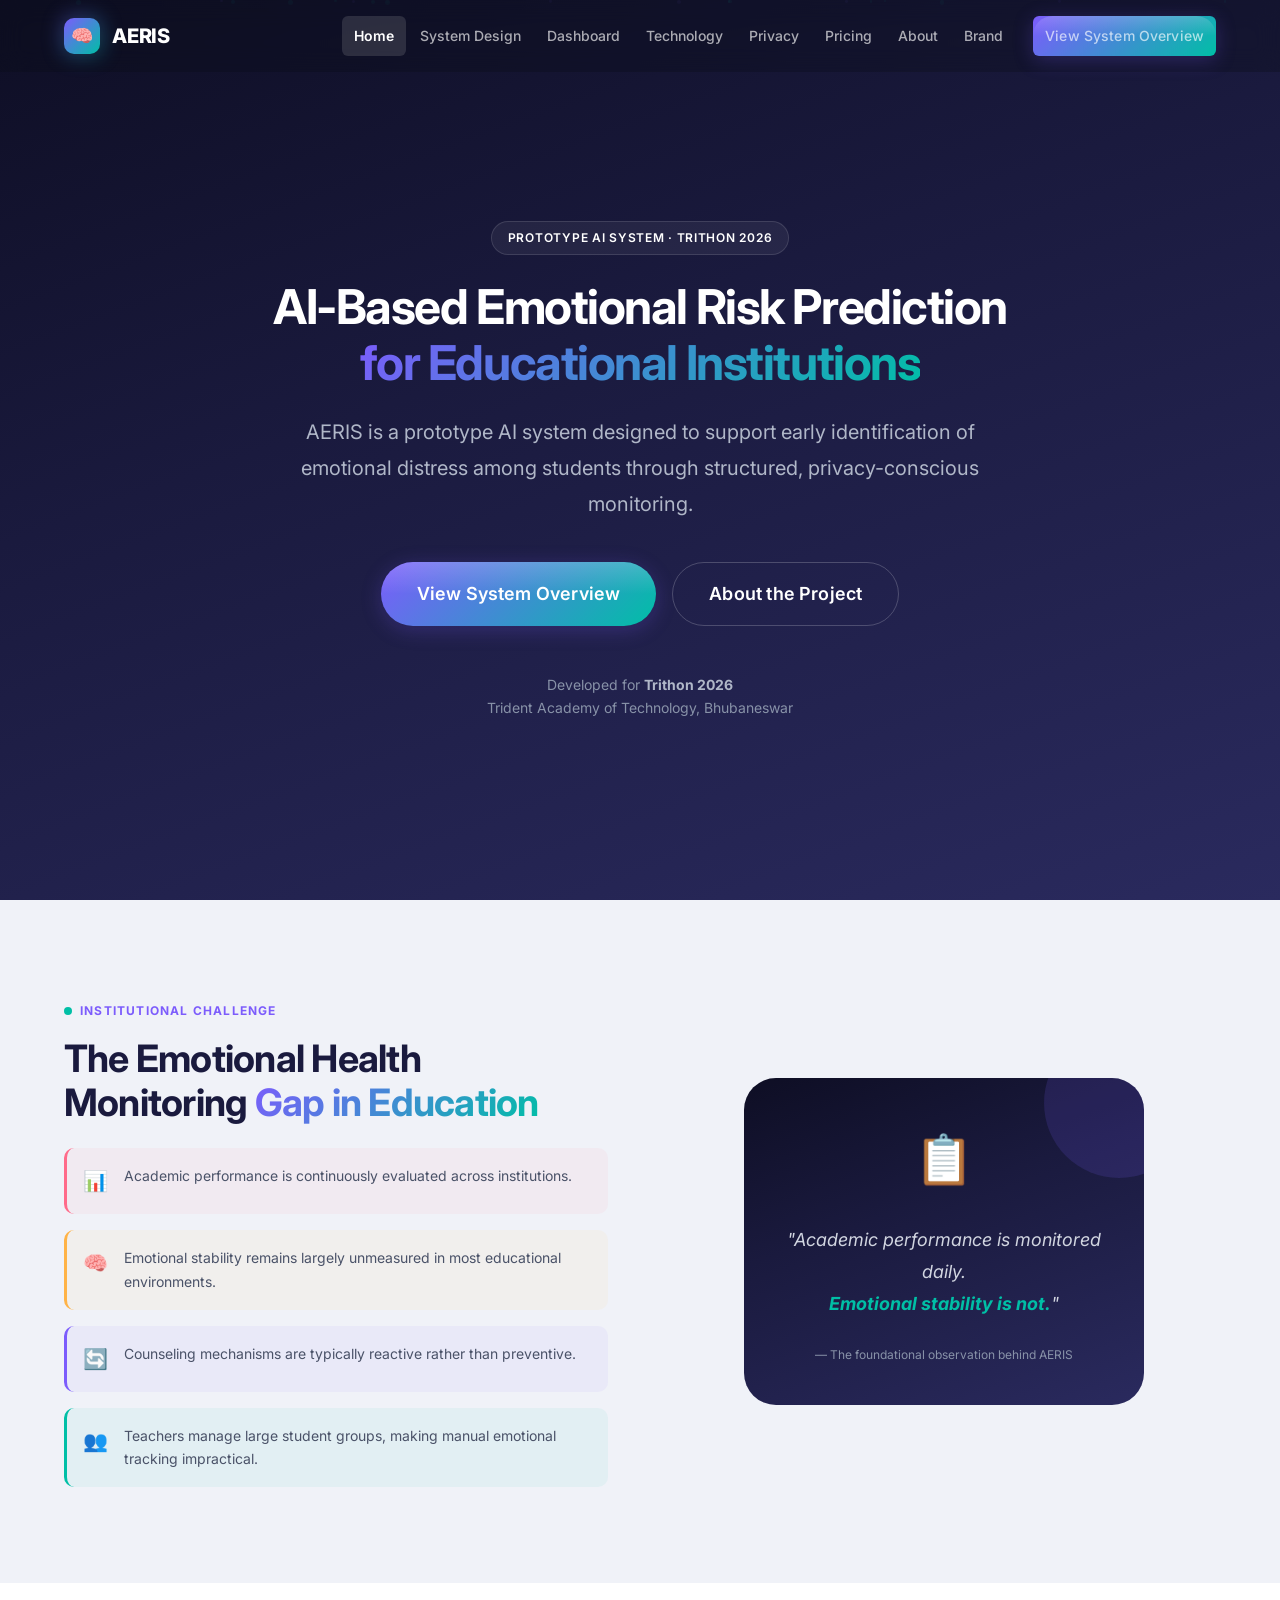
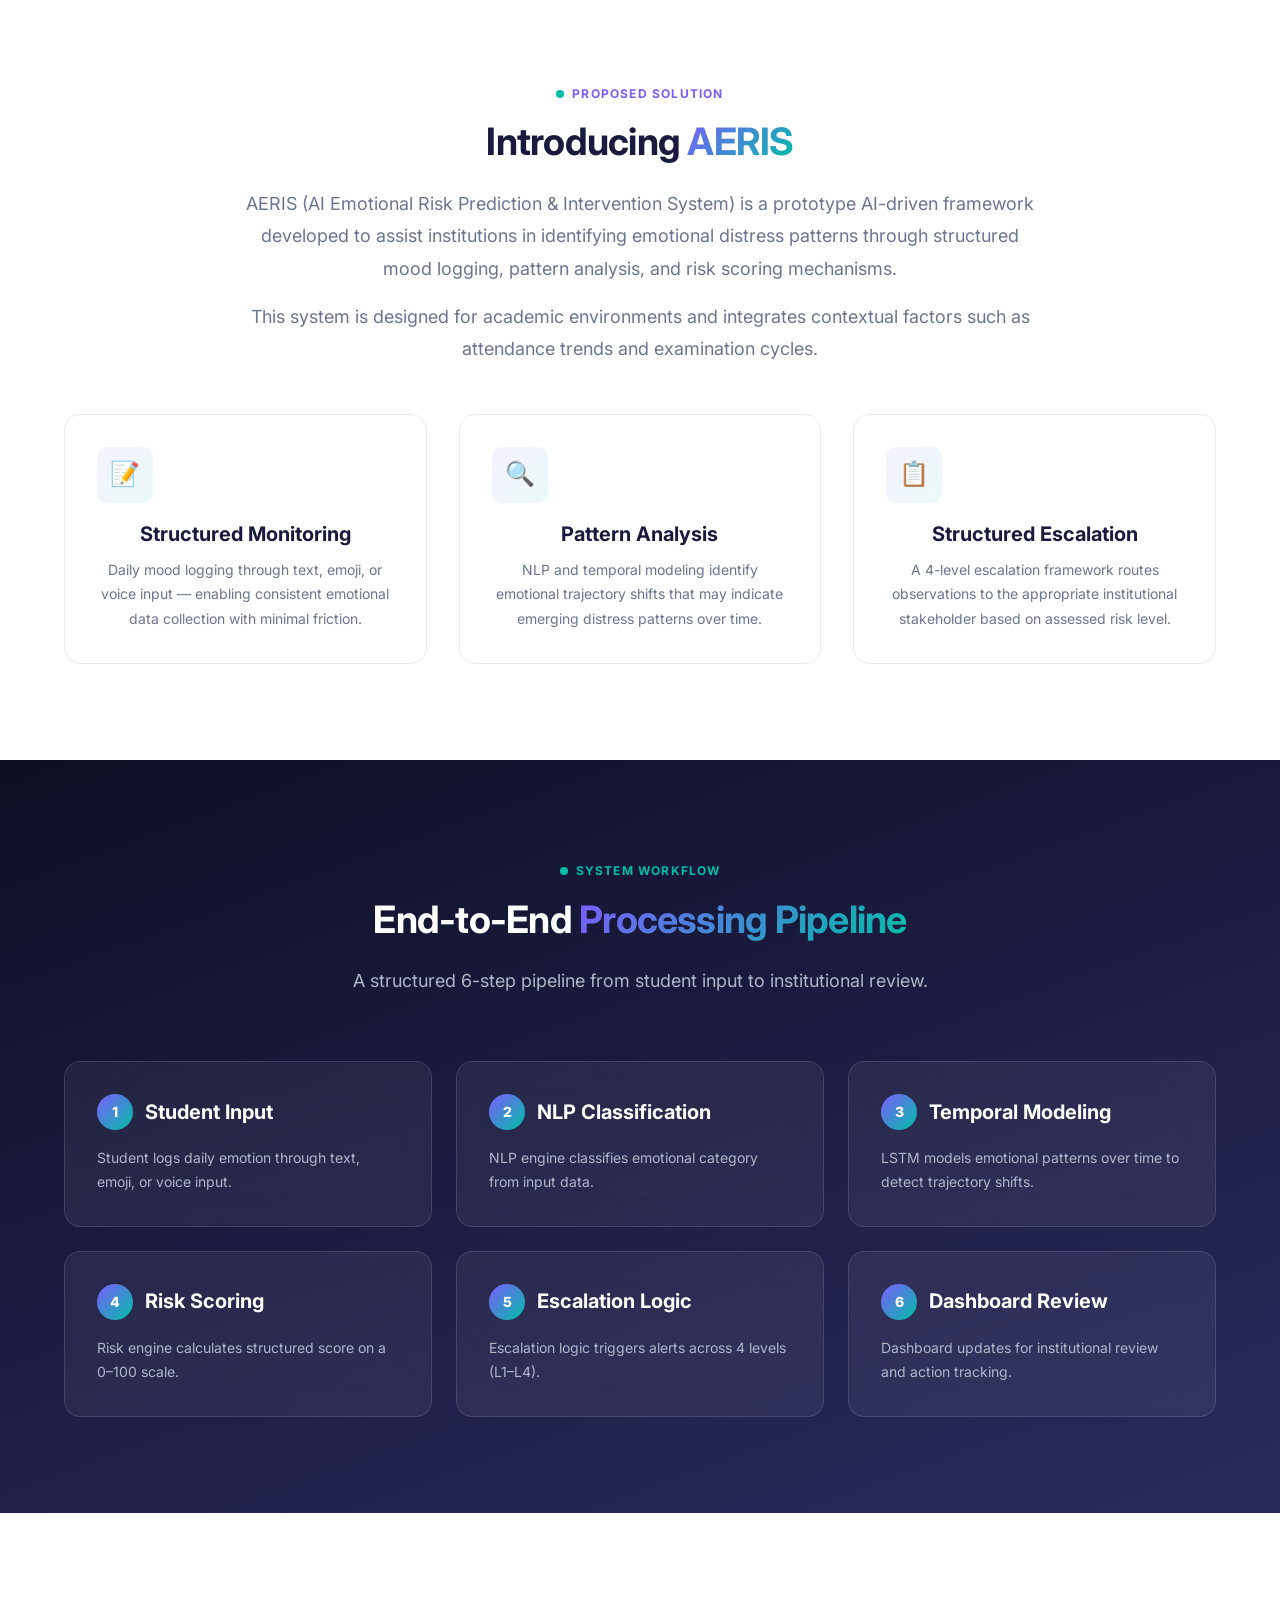
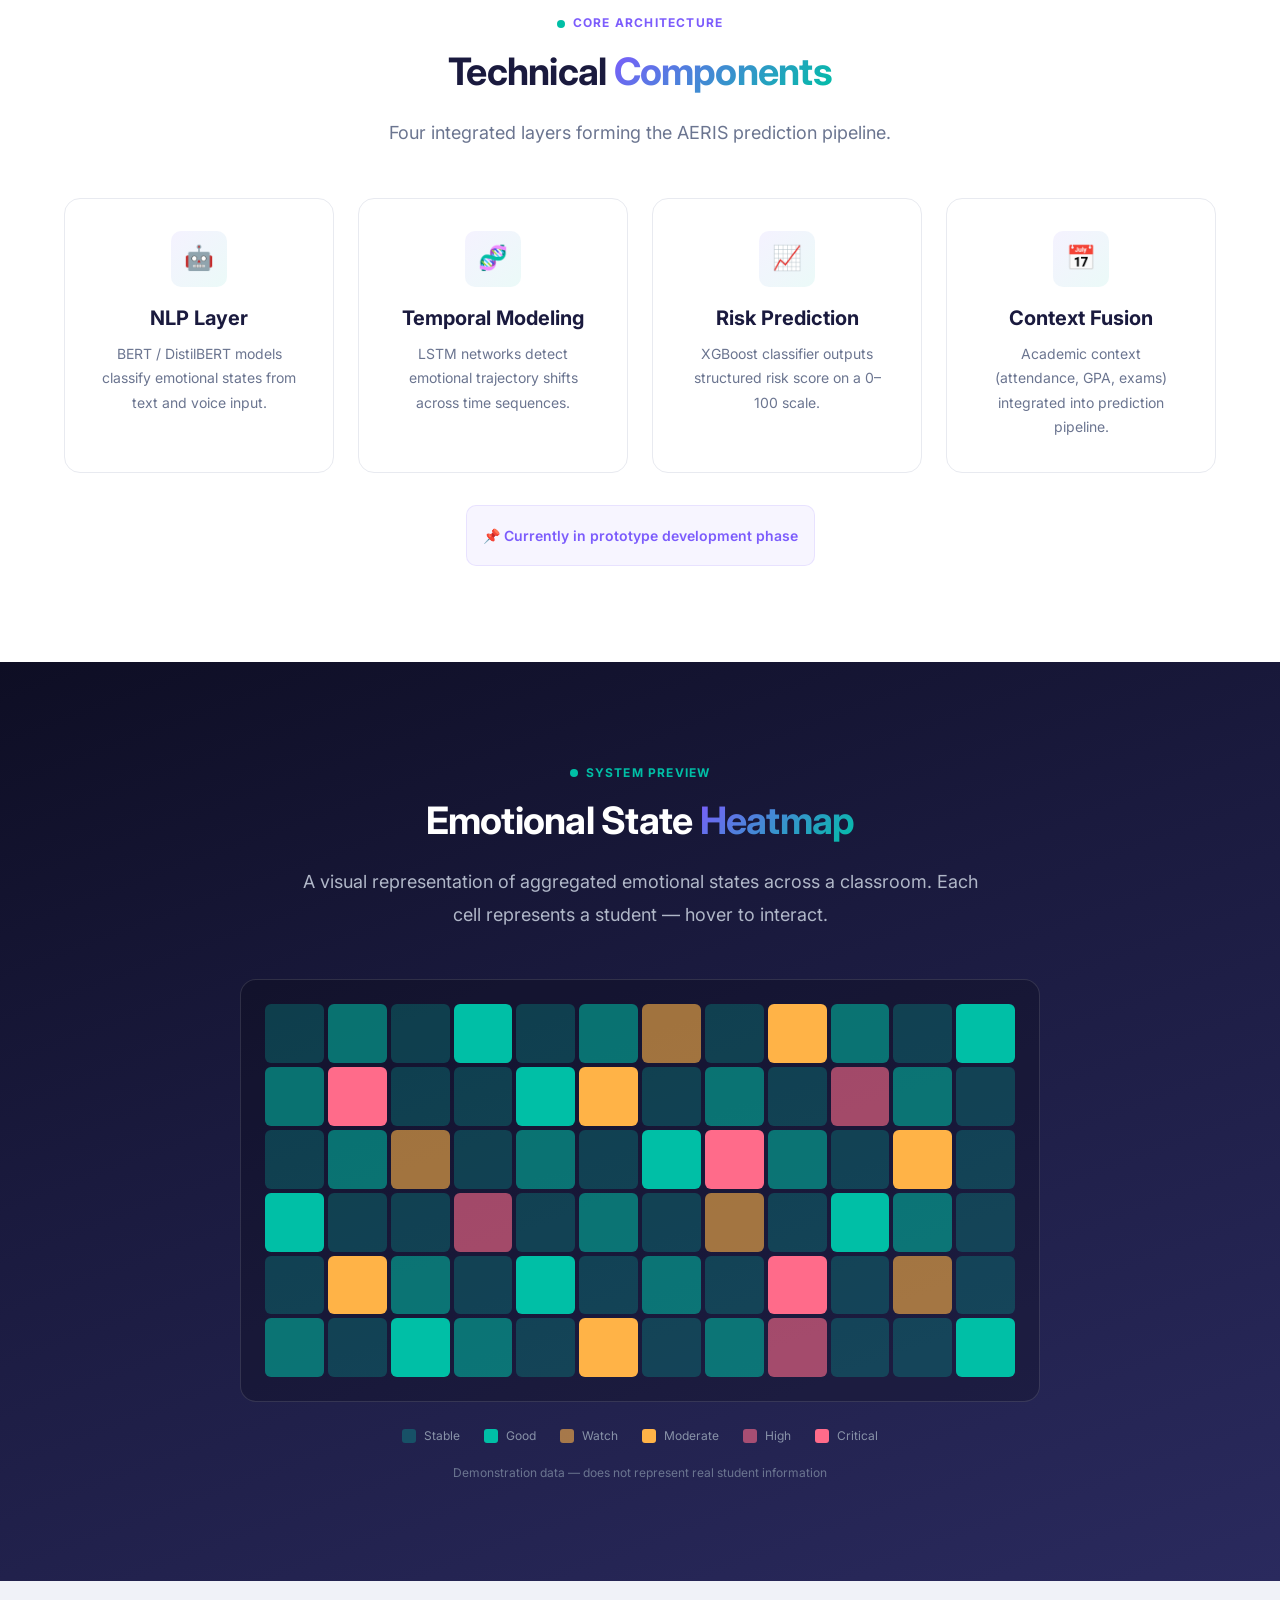
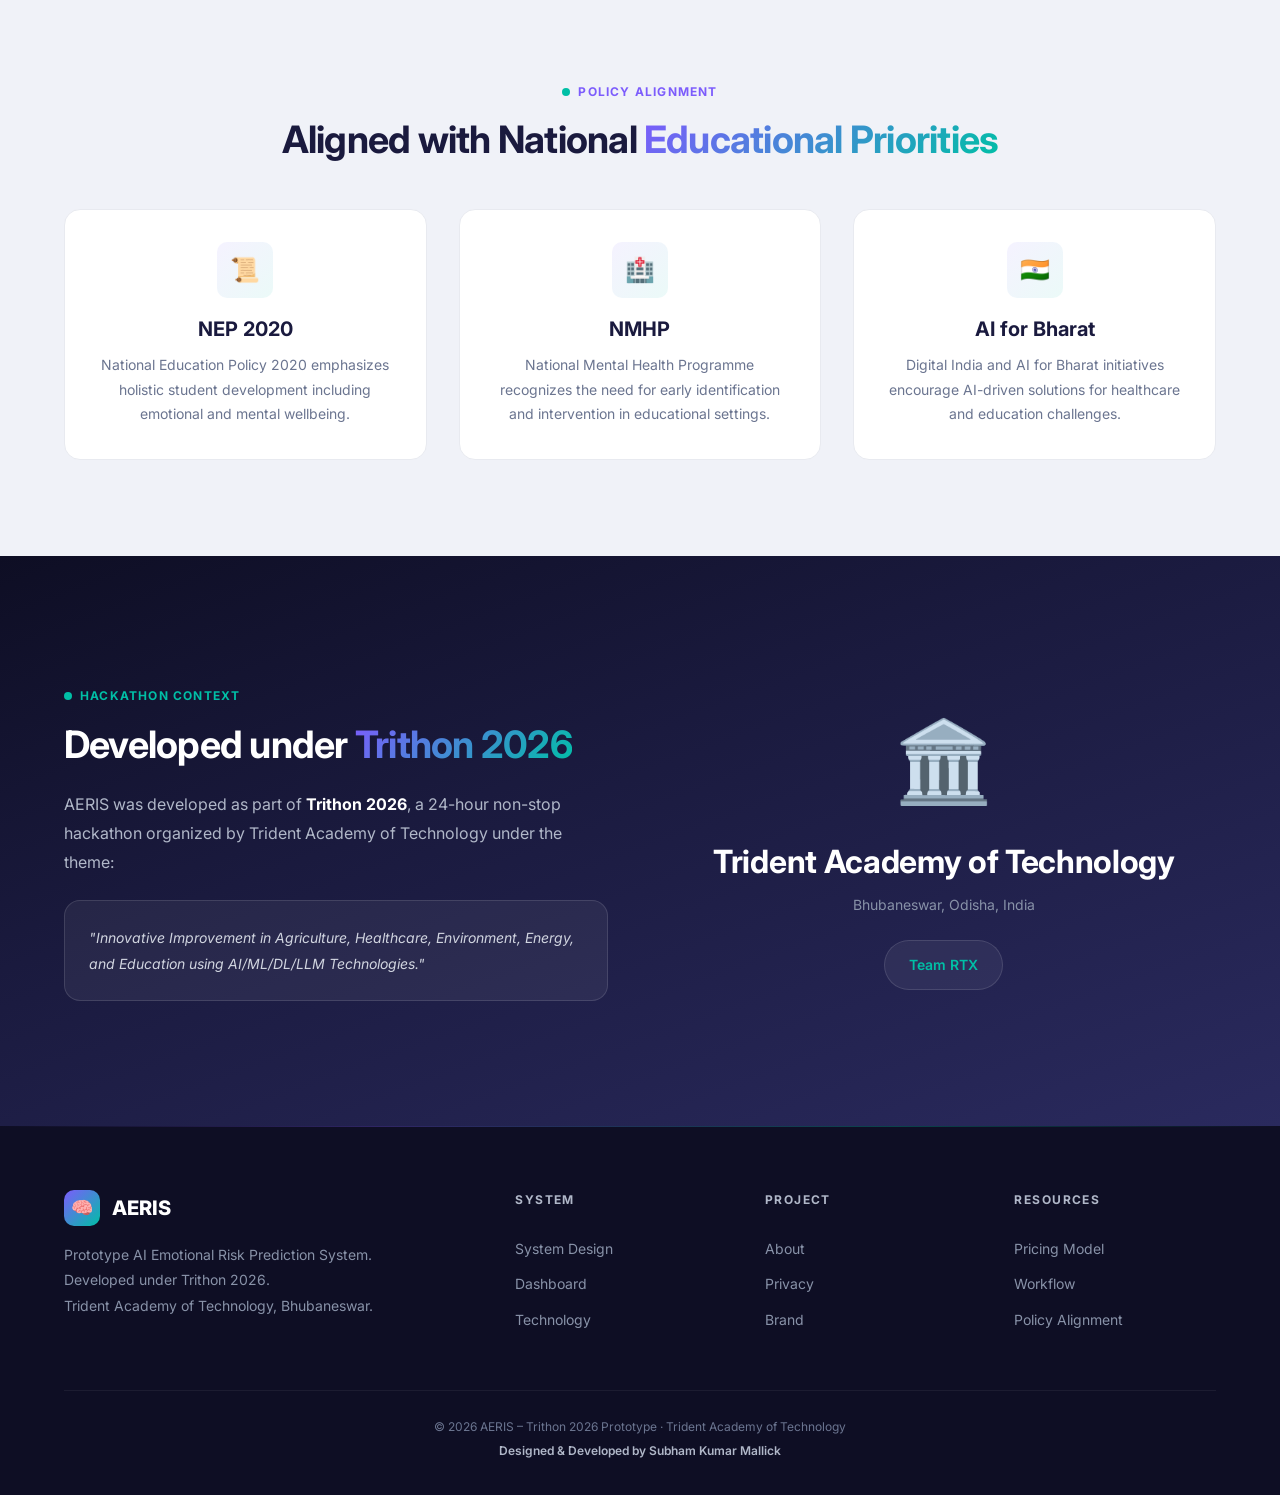
<file: index.html>
<!DOCTYPE html>
<html lang="en">

<head>
    <meta name="google-site-verification" content="9GneUdkAJm1RzQAUMjqqXZBYtyENcYG-P2ZtTVGf7Zw" />
  <meta charset="UTF-8">
  <meta name="viewport" content="width=device-width, initial-scale=1.0">
  <title>AERIS – AI-Based Emotional Risk Prediction for Educational Institutions</title>
  <meta name="description"
    content="AERIS is a prototype AI system designed to support early identification of emotional distress among students through structured, privacy-conscious monitoring. Developed under Trithon 2026.">
  <meta name="keywords"
    content="AI in Education, Student mental health AI, Predictive emotional analytics, student wellbeing, NEP 2020">
  <link rel="stylesheet" href="css/styles.css">
  <link rel="icon"
    href="data:image/svg+xml,<svg xmlns='http://www.w3.org/2000/svg' viewBox='0 0 100 100'><text y='.9em' font-size='90'>🧠</text></svg>">
</head>

<body>

  <!-- NAVIGATION -->
  <nav class="navbar" id="navbar">
    <div class="container">
      <a href="index.html" class="navbar-brand">
        <div class="navbar-logo">🧠</div>
        AERIS
      </a>
      <div class="nav-links" id="navLinks">
        <a href="index.html" class="active">Home</a>
        <a href="product.html">System Design</a>
        <a href="dashboard.html">Dashboard</a>
        <a href="technology.html">Technology</a>
        <a href="security.html">Privacy</a>
        <a href="pricing.html">Pricing</a>
        <a href="about.html">About</a>
        <a href="branding.html">Brand</a>
        <div class="nav-cta">
          <a href="#system-overview" class="btn btn-primary btn-sm">View System Overview</a>
        </div>
      </div>
      <div class="nav-toggle" id="navToggle">
        <span></span><span></span><span></span>
      </div>
    </div>
  </nav>

  <!-- HERO -->
  <section class="section section--dark"
    style="padding-top: 140px; padding-bottom: 100px; position: relative; min-height: 100vh; display: flex; align-items: center;">
    <div class="particles"></div>
    <div class="container text-center" style="position: relative; z-index: 1;">
      <div class="badge badge--glass" style="margin-bottom: var(--space-6);">
        Prototype AI System · Trithon 2026
      </div>
      <h1 class="reveal" style="margin-bottom: var(--space-6);">
        AI-Based Emotional Risk Prediction<br>
        <span class="gradient-text">for Educational Institutions</span>
      </h1>
      <p class="section-subtitle reveal"
        style="margin: 0 auto var(--space-10); max-width: 740px; color: var(--color-gray-300); font-size: var(--font-size-xl);">
        AERIS is a prototype AI system designed to support early identification of emotional distress among students
        through structured, privacy-conscious monitoring.
      </p>
      <div class="reveal" style="display: flex; gap: var(--space-4); justify-content: center; flex-wrap: wrap;">
        <a href="#system-overview" class="btn btn-primary btn-lg">
          View System Overview
        </a>
        <a href="about.html" class="btn btn-secondary btn-lg">
          About the Project
        </a>
      </div>
      <div class="reveal"
        style="margin-top: var(--space-12); font-size: var(--font-size-sm); color: var(--color-gray-400); line-height: 1.6;">
        Developed for <strong style="color: var(--color-gray-300);">Trithon 2026</strong><br>
        Trident Academy of Technology, Bhubaneswar
      </div>
    </div>
  </section>

  <!-- THE CONTEXT -->
  <section class="section section--tinted" id="context">
    <div class="container">
      <div class="grid-2" style="align-items: center; gap: var(--space-16);">
        <div class="reveal-left">
          <span class="section-label">Institutional Challenge</span>
          <h2 class="section-title">The Emotional Health Monitoring <span class="gradient-text">Gap in Education</span>
          </h2>
          <div style="display: flex; flex-direction: column; gap: var(--space-4); margin-top: var(--space-6);">
            <div
              style="display: flex; align-items: flex-start; gap: var(--space-4); padding: var(--space-4); background: rgba(255,107,138,0.06); border-radius: var(--radius-md); border-left: 3px solid var(--color-coral);">
              <span style="font-size: var(--font-size-xl); flex-shrink: 0;">📊</span>
              <p style="font-size: var(--font-size-sm); color: var(--color-gray-600); margin: 0;">Academic performance
                is continuously evaluated across institutions.</p>
            </div>
            <div
              style="display: flex; align-items: flex-start; gap: var(--space-4); padding: var(--space-4); background: rgba(255,179,71,0.06); border-radius: var(--radius-md); border-left: 3px solid var(--color-amber);">
              <span style="font-size: var(--font-size-xl); flex-shrink: 0;">🧠</span>
              <p style="font-size: var(--font-size-sm); color: var(--color-gray-600); margin: 0;">Emotional stability
                remains largely unmeasured in most educational environments.</p>
            </div>
            <div
              style="display: flex; align-items: flex-start; gap: var(--space-4); padding: var(--space-4); background: rgba(124,92,252,0.06); border-radius: var(--radius-md); border-left: 3px solid var(--color-lavender);">
              <span style="font-size: var(--font-size-xl); flex-shrink: 0;">🔄</span>
              <p style="font-size: var(--font-size-sm); color: var(--color-gray-600); margin: 0;">Counseling mechanisms
                are typically reactive rather than preventive.</p>
            </div>
            <div
              style="display: flex; align-items: flex-start; gap: var(--space-4); padding: var(--space-4); background: rgba(0,191,166,0.06); border-radius: var(--radius-md); border-left: 3px solid var(--color-teal);">
              <span style="font-size: var(--font-size-xl); flex-shrink: 0;">👥</span>
              <p style="font-size: var(--font-size-sm); color: var(--color-gray-600); margin: 0;">Teachers manage large
                student groups, making manual emotional tracking impractical.</p>
            </div>
          </div>
        </div>
        <div class="reveal-right" style="display: flex; justify-content: center;">
          <div
            style="width: 100%; max-width: 400px; background: var(--gradient-hero); border-radius: var(--radius-2xl); padding: var(--space-10); position: relative; overflow: hidden;">
            <div
              style="position: absolute; top: -50px; right: -50px; width: 150px; height: 150px; border-radius: 50%; background: rgba(124,92,252,0.15);">
            </div>
            <div style="position: relative; z-index: 1; text-align: center;">
              <span style="font-size: 3rem; display: block; margin-bottom: var(--space-6);">📋</span>
              <div
                style="font-size: var(--font-size-lg); color: var(--color-gray-200); font-style: italic; line-height: 1.8; margin-bottom: var(--space-6);">
                "Academic performance is monitored daily.<br><strong style="color: var(--color-teal);">Emotional
                  stability is not.</strong>"
              </div>
              <div style="font-size: var(--font-size-xs); color: var(--color-gray-400);">— The foundational observation
                behind AERIS</div>
            </div>
          </div>
        </div>
      </div>
    </div>
  </section>

  <!-- PROPOSED SOLUTION -->
  <section class="section" id="system-overview">
    <div class="container text-center">
      <span class="section-label reveal">Proposed Solution</span>
      <h2 class="section-title reveal">Introducing <span class="gradient-text">AERIS</span></h2>
      <p class="section-subtitle reveal" style="margin: 0 auto var(--space-4); max-width: 800px;">
        AERIS (AI Emotional Risk Prediction & Intervention System) is a prototype AI-driven framework developed to
        assist institutions in identifying emotional distress patterns through structured mood logging, pattern
        analysis, and risk scoring mechanisms.
      </p>
      <p class="section-subtitle reveal" style="margin: 0 auto var(--space-12); max-width: 800px;">
        This system is designed for academic environments and integrates contextual factors such as attendance trends
        and examination cycles.
      </p>
      <div class="grid-3 stagger-children">
        <div class="card reveal">
          <div class="card-icon">📝</div>
          <h4 class="card-title">Structured Monitoring</h4>
          <p class="card-text">Daily mood logging through text, emoji, or voice input — enabling consistent emotional
            data collection with minimal friction.</p>
        </div>
        <div class="card reveal">
          <div class="card-icon">🔍</div>
          <h4 class="card-title">Pattern Analysis</h4>
          <p class="card-text">NLP and temporal modeling identify emotional trajectory shifts that may indicate emerging
            distress patterns over time.</p>
        </div>
        <div class="card reveal">
          <div class="card-icon">📋</div>
          <h4 class="card-title">Structured Escalation</h4>
          <p class="card-text">A 4-level escalation framework routes observations to the appropriate institutional
            stakeholder based on assessed risk level.</p>
        </div>
      </div>
    </div>
  </section>

  <!-- SYSTEM WORKFLOW -->
  <section class="section section--dark" id="workflow">
    <div class="container text-center">
      <span class="section-label reveal" style="color: var(--color-teal);">System Workflow</span>
      <h2 class="section-title reveal">End-to-End <span class="gradient-text">Processing Pipeline</span></h2>
      <p class="section-subtitle reveal" style="margin: 0 auto var(--space-16); color: var(--color-gray-300);">
        A structured 6-step pipeline from student input to institutional review.
      </p>
      <div class="grid-3 stagger-children" style="gap: var(--space-6);">
        <div class="card-glass reveal" style="text-align: left;">
          <div style="display: flex; align-items: center; gap: var(--space-3); margin-bottom: var(--space-4);">
            <div
              style="width: 36px; height: 36px; border-radius: 50%; background: var(--gradient-primary); display: flex; align-items: center; justify-content: center; font-weight: 800; color: white; font-size: var(--font-size-sm); flex-shrink: 0;">
              1</div>
            <h5 style="color: var(--color-white); margin: 0;">Student Input</h5>
          </div>
          <p style="font-size: var(--font-size-sm); color: var(--color-gray-300);">Student logs daily emotion through
            text, emoji, or voice input.</p>
        </div>
        <div class="card-glass reveal" style="text-align: left;">
          <div style="display: flex; align-items: center; gap: var(--space-3); margin-bottom: var(--space-4);">
            <div
              style="width: 36px; height: 36px; border-radius: 50%; background: var(--gradient-primary); display: flex; align-items: center; justify-content: center; font-weight: 800; color: white; font-size: var(--font-size-sm); flex-shrink: 0;">
              2</div>
            <h5 style="color: var(--color-white); margin: 0;">NLP Classification</h5>
          </div>
          <p style="font-size: var(--font-size-sm); color: var(--color-gray-300);">NLP engine classifies emotional
            category from input data.</p>
        </div>
        <div class="card-glass reveal" style="text-align: left;">
          <div style="display: flex; align-items: center; gap: var(--space-3); margin-bottom: var(--space-4);">
            <div
              style="width: 36px; height: 36px; border-radius: 50%; background: var(--gradient-primary); display: flex; align-items: center; justify-content: center; font-weight: 800; color: white; font-size: var(--font-size-sm); flex-shrink: 0;">
              3</div>
            <h5 style="color: var(--color-white); margin: 0;">Temporal Modeling</h5>
          </div>
          <p style="font-size: var(--font-size-sm); color: var(--color-gray-300);">LSTM models emotional patterns over
            time to detect trajectory shifts.</p>
        </div>
        <div class="card-glass reveal" style="text-align: left;">
          <div style="display: flex; align-items: center; gap: var(--space-3); margin-bottom: var(--space-4);">
            <div
              style="width: 36px; height: 36px; border-radius: 50%; background: var(--gradient-primary); display: flex; align-items: center; justify-content: center; font-weight: 800; color: white; font-size: var(--font-size-sm); flex-shrink: 0;">
              4</div>
            <h5 style="color: var(--color-white); margin: 0;">Risk Scoring</h5>
          </div>
          <p style="font-size: var(--font-size-sm); color: var(--color-gray-300);">Risk engine calculates structured
            score on a 0–100 scale.</p>
        </div>
        <div class="card-glass reveal" style="text-align: left;">
          <div style="display: flex; align-items: center; gap: var(--space-3); margin-bottom: var(--space-4);">
            <div
              style="width: 36px; height: 36px; border-radius: 50%; background: var(--gradient-primary); display: flex; align-items: center; justify-content: center; font-weight: 800; color: white; font-size: var(--font-size-sm); flex-shrink: 0;">
              5</div>
            <h5 style="color: var(--color-white); margin: 0;">Escalation Logic</h5>
          </div>
          <p style="font-size: var(--font-size-sm); color: var(--color-gray-300);">Escalation logic triggers alerts
            across 4 levels (L1–L4).</p>
        </div>
        <div class="card-glass reveal" style="text-align: left;">
          <div style="display: flex; align-items: center; gap: var(--space-3); margin-bottom: var(--space-4);">
            <div
              style="width: 36px; height: 36px; border-radius: 50%; background: var(--gradient-primary); display: flex; align-items: center; justify-content: center; font-weight: 800; color: white; font-size: var(--font-size-sm); flex-shrink: 0;">
              6</div>
            <h5 style="color: var(--color-white); margin: 0;">Dashboard Review</h5>
          </div>
          <p style="font-size: var(--font-size-sm); color: var(--color-gray-300);">Dashboard updates for institutional
            review and action tracking.</p>
        </div>
      </div>
    </div>
  </section>

  <!-- CORE ARCHITECTURE -->
  <section class="section" id="architecture">
    <div class="container text-center">
      <span class="section-label reveal">Core Architecture</span>
      <h2 class="section-title reveal">Technical <span class="gradient-text">Components</span></h2>
      <p class="section-subtitle reveal" style="margin: 0 auto var(--space-12);">
        Four integrated layers forming the AERIS prediction pipeline.
      </p>
      <div class="grid-4 stagger-children">
        <div class="card reveal" style="text-align: center;">
          <div class="card-icon" style="margin: 0 auto var(--space-5);">🤖</div>
          <h4 class="card-title">NLP Layer</h4>
          <p class="card-text">BERT / DistilBERT models classify emotional states from text and voice input.</p>
        </div>
        <div class="card reveal" style="text-align: center;">
          <div class="card-icon" style="margin: 0 auto var(--space-5);">🧬</div>
          <h4 class="card-title">Temporal Modeling</h4>
          <p class="card-text">LSTM networks detect emotional trajectory shifts across time sequences.</p>
        </div>
        <div class="card reveal" style="text-align: center;">
          <div class="card-icon" style="margin: 0 auto var(--space-5);">📈</div>
          <h4 class="card-title">Risk Prediction</h4>
          <p class="card-text">XGBoost classifier outputs structured risk score on a 0–100 scale.</p>
        </div>
        <div class="card reveal" style="text-align: center;">
          <div class="card-icon" style="margin: 0 auto var(--space-5);">📅</div>
          <h4 class="card-title">Context Fusion</h4>
          <p class="card-text">Academic context (attendance, GPA, exams) integrated into prediction pipeline.</p>
        </div>
      </div>
      <div class="reveal"
        style="margin-top: var(--space-8); padding: var(--space-4); background: rgba(124,92,252,0.06); border-radius: var(--radius-md); border: 1px solid rgba(124,92,252,0.12); display: inline-block;">
        <span style="font-size: var(--font-size-sm); color: var(--color-lavender); font-weight: 600;">📌 Currently in
          prototype development phase</span>
      </div>
    </div>
  </section>

  <!-- EMOTIONAL HEATMAP PREVIEW -->
  <section class="section section--dark" id="heatmap-preview">
    <div class="container text-center">
      <span class="section-label reveal" style="color: var(--color-teal);">System Preview</span>
      <h2 class="section-title reveal">Emotional State <span class="gradient-text">Heatmap</span></h2>
      <p class="section-subtitle reveal" style="margin: 0 auto var(--space-12); color: var(--color-gray-300);">
        A visual representation of aggregated emotional states across a classroom. Each cell represents a student —
        hover to interact.
      </p>
      <div class="reveal" style="display: inline-block; max-width: 800px; width: 100%;">
        <div class="heatmap-grid" id="heatmapGrid" style="perspective: 800px;">
          <!-- Row 1 -->
          <div class="heatmap-cell heat-1"></div>
          <div class="heatmap-cell heat-2"></div>
          <div class="heatmap-cell heat-1"></div>
          <div class="heatmap-cell heat-3"></div>
          <div class="heatmap-cell heat-1"></div>
          <div class="heatmap-cell heat-2"></div>
          <div class="heatmap-cell heat-4"></div>
          <div class="heatmap-cell heat-1"></div>
          <div class="heatmap-cell heat-5"></div>
          <div class="heatmap-cell heat-2"></div>
          <div class="heatmap-cell heat-1"></div>
          <div class="heatmap-cell heat-3"></div>
          <!-- Row 2 -->
          <div class="heatmap-cell heat-2"></div>
          <div class="heatmap-cell heat-7"></div>
          <div class="heatmap-cell heat-1"></div>
          <div class="heatmap-cell heat-1"></div>
          <div class="heatmap-cell heat-3"></div>
          <div class="heatmap-cell heat-5"></div>
          <div class="heatmap-cell heat-1"></div>
          <div class="heatmap-cell heat-2"></div>
          <div class="heatmap-cell heat-1"></div>
          <div class="heatmap-cell heat-6"></div>
          <div class="heatmap-cell heat-2"></div>
          <div class="heatmap-cell heat-1"></div>
          <!-- Row 3 -->
          <div class="heatmap-cell heat-1"></div>
          <div class="heatmap-cell heat-2"></div>
          <div class="heatmap-cell heat-4"></div>
          <div class="heatmap-cell heat-1"></div>
          <div class="heatmap-cell heat-2"></div>
          <div class="heatmap-cell heat-1"></div>
          <div class="heatmap-cell heat-3"></div>
          <div class="heatmap-cell heat-7"></div>
          <div class="heatmap-cell heat-2"></div>
          <div class="heatmap-cell heat-1"></div>
          <div class="heatmap-cell heat-5"></div>
          <div class="heatmap-cell heat-1"></div>
          <!-- Row 4 -->
          <div class="heatmap-cell heat-3"></div>
          <div class="heatmap-cell heat-1"></div>
          <div class="heatmap-cell heat-1"></div>
          <div class="heatmap-cell heat-6"></div>
          <div class="heatmap-cell heat-1"></div>
          <div class="heatmap-cell heat-2"></div>
          <div class="heatmap-cell heat-1"></div>
          <div class="heatmap-cell heat-4"></div>
          <div class="heatmap-cell heat-1"></div>
          <div class="heatmap-cell heat-3"></div>
          <div class="heatmap-cell heat-2"></div>
          <div class="heatmap-cell heat-1"></div>
          <!-- Row 5 -->
          <div class="heatmap-cell heat-1"></div>
          <div class="heatmap-cell heat-5"></div>
          <div class="heatmap-cell heat-2"></div>
          <div class="heatmap-cell heat-1"></div>
          <div class="heatmap-cell heat-3"></div>
          <div class="heatmap-cell heat-1"></div>
          <div class="heatmap-cell heat-2"></div>
          <div class="heatmap-cell heat-1"></div>
          <div class="heatmap-cell heat-7"></div>
          <div class="heatmap-cell heat-1"></div>
          <div class="heatmap-cell heat-4"></div>
          <div class="heatmap-cell heat-2"></div>
          <!-- Row 6 -->
          <div class="heatmap-cell heat-2"></div>
          <div class="heatmap-cell heat-1"></div>
          <div class="heatmap-cell heat-3"></div>
          <div class="heatmap-cell heat-2"></div>
          <div class="heatmap-cell heat-1"></div>
          <div class="heatmap-cell heat-5"></div>
          <div class="heatmap-cell heat-1"></div>
          <div class="heatmap-cell heat-2"></div>
          <div class="heatmap-cell heat-6"></div>
          <div class="heatmap-cell heat-1"></div>
          <div class="heatmap-cell heat-1"></div>
          <div class="heatmap-cell heat-3"></div>
        </div>
        <!-- Legend -->
        <div
          style="display: flex; justify-content: center; gap: var(--space-6); margin-top: var(--space-6); flex-wrap: wrap;">
          <div style="display: flex; align-items: center; gap: var(--space-2);">
            <div style="width: 14px; height: 14px; border-radius: 3px; background: #00bfa6; opacity: 0.3;"></div>
            <span style="font-size: var(--font-size-xs); color: var(--color-gray-400);">Stable</span>
          </div>
          <div style="display: flex; align-items: center; gap: var(--space-2);">
            <div style="width: 14px; height: 14px; border-radius: 3px; background: #00bfa6;"></div>
            <span style="font-size: var(--font-size-xs); color: var(--color-gray-400);">Good</span>
          </div>
          <div style="display: flex; align-items: center; gap: var(--space-2);">
            <div style="width: 14px; height: 14px; border-radius: 3px; background: #ffb347; opacity: 0.6;"></div>
            <span style="font-size: var(--font-size-xs); color: var(--color-gray-400);">Watch</span>
          </div>
          <div style="display: flex; align-items: center; gap: var(--space-2);">
            <div style="width: 14px; height: 14px; border-radius: 3px; background: #ffb347;"></div>
            <span style="font-size: var(--font-size-xs); color: var(--color-gray-400);">Moderate</span>
          </div>
          <div style="display: flex; align-items: center; gap: var(--space-2);">
            <div style="width: 14px; height: 14px; border-radius: 3px; background: #ff6b8a; opacity: 0.6;"></div>
            <span style="font-size: var(--font-size-xs); color: var(--color-gray-400);">High</span>
          </div>
          <div style="display: flex; align-items: center; gap: var(--space-2);">
            <div style="width: 14px; height: 14px; border-radius: 3px; background: #ff6b8a;"></div>
            <span style="font-size: var(--font-size-xs); color: var(--color-gray-400);">Critical</span>
          </div>
        </div>
        <div style="margin-top: var(--space-4); font-size: var(--font-size-xs); color: var(--color-gray-500);">
          Demonstration data — does not represent real student information
        </div>
      </div>
    </div>
  </section>

  <!-- POLICY ALIGNMENT -->
  <section class="section section--tinted" id="policy">
    <div class="container text-center">
      <span class="section-label reveal">Policy Alignment</span>
      <h2 class="section-title reveal">Aligned with National <span class="gradient-text">Educational Priorities</span>
      </h2>
      <div class="grid-3 stagger-children" style="margin-top: var(--space-12);">
        <div class="card reveal" style="text-align: center;">
          <div class="card-icon" style="margin: 0 auto var(--space-5);">📜</div>
          <h4 class="card-title">NEP 2020</h4>
          <p class="card-text">National Education Policy 2020 emphasizes holistic student development including
            emotional and mental wellbeing.</p>
        </div>
        <div class="card reveal" style="text-align: center;">
          <div class="card-icon" style="margin: 0 auto var(--space-5);">🏥</div>
          <h4 class="card-title">NMHP</h4>
          <p class="card-text">National Mental Health Programme recognizes the need for early identification and
            intervention in educational settings.</p>
        </div>
        <div class="card reveal" style="text-align: center;">
          <div class="card-icon" style="margin: 0 auto var(--space-5);">🇮🇳</div>
          <h4 class="card-title">AI for Bharat</h4>
          <p class="card-text">Digital India and AI for Bharat initiatives encourage AI-driven solutions for healthcare
            and education challenges.</p>
        </div>
      </div>
    </div>
  </section>

  <!-- Trithon -->
  <section class="section section--dark" id="Trithon">
    <div class="container">
      <div class="grid-2" style="align-items: center; gap: var(--space-16);">
        <div class="reveal-left">
          <span class="section-label" style="color: var(--color-teal);">Hackathon Context</span>
          <h2 class="section-title">Developed under <span class="gradient-text">Trithon 2026</span></h2>
          <p style="color: var(--color-gray-300); line-height: 1.8; margin-bottom: var(--space-6);">
            AERIS was developed as part of <strong style="color: var(--color-white);">Trithon 2026</strong>, a 24-hour
            non-stop hackathon organized by Trident Academy of Technology under the theme:
          </p>
          <div
            style="padding: var(--space-6); background: var(--glass-bg); border: 1px solid var(--glass-border); border-radius: var(--radius-lg); font-size: var(--font-size-sm); color: var(--color-gray-200); font-style: italic; line-height: 1.8;">
            "Innovative Improvement in Agriculture, Healthcare, Environment, Energy, and Education using AI/ML/DL/LLM
            Technologies."
          </div>
        </div>
        <div class="reveal-right" style="display: flex; justify-content: center;">
          <div style="text-align: center; padding: var(--space-10);">
            <div style="font-size: 5rem; margin-bottom: var(--space-4);">🏛️</div>
            <h3 style="color: var(--color-white); margin-bottom: var(--space-3);">Trident Academy of Technology</h3>
            <p style="color: var(--color-gray-400); font-size: var(--font-size-sm);">Bhubaneswar, Odisha, India</p>
            <div
              style="margin-top: var(--space-6); display: inline-block; padding: var(--space-3) var(--space-6); background: var(--glass-bg); border: 1px solid var(--glass-border); border-radius: var(--radius-full); font-size: var(--font-size-sm); font-weight: 600; color: var(--color-teal);">
              Team RTX
            </div>
          </div>
        </div>
      </div>
    </div>
  </section>

  <!-- FOOTER -->
  <footer class="footer">
    <div class="container">
      <div class="footer-grid">
        <div>
          <div class="footer-brand">
            <div class="navbar-logo">🧠</div> AERIS
          </div>
          <p class="footer-desc">Prototype AI Emotional Risk Prediction System.<br>Developed under Trithon
            2026.<br>Trident Academy of Technology, Bhubaneswar.</p>
        </div>
        <div>
          <div class="footer-title">System</div>
          <div class="footer-links">
            <a href="product.html">System Design</a>
            <a href="dashboard.html">Dashboard</a>
            <a href="technology.html">Technology</a>
          </div>
        </div>
        <div>
          <div class="footer-title">Project</div>
          <div class="footer-links">
            <a href="about.html">About</a>
            <a href="security.html">Privacy</a>
            <a href="branding.html">Brand</a>
          </div>
        </div>
        <div>
          <div class="footer-title">Resources</div>
          <div class="footer-links">
            <a href="pricing.html">Pricing Model</a>
            <a href="#workflow">Workflow</a>
            <a href="#policy">Policy Alignment</a>
          </div>
        </div>
      </div>
      <div class="footer-bottom">
        <div>© 2026 AERIS – Trithon 2026 Prototype · Trident Academy of Technology</div>
        <div><strong>Designed &amp; Developed by Subham Kumar Mallick</strong></div>
      </div>
    </div>
  </footer>

  <script src="js/main.js"></script>
</body>

</html>
</file>
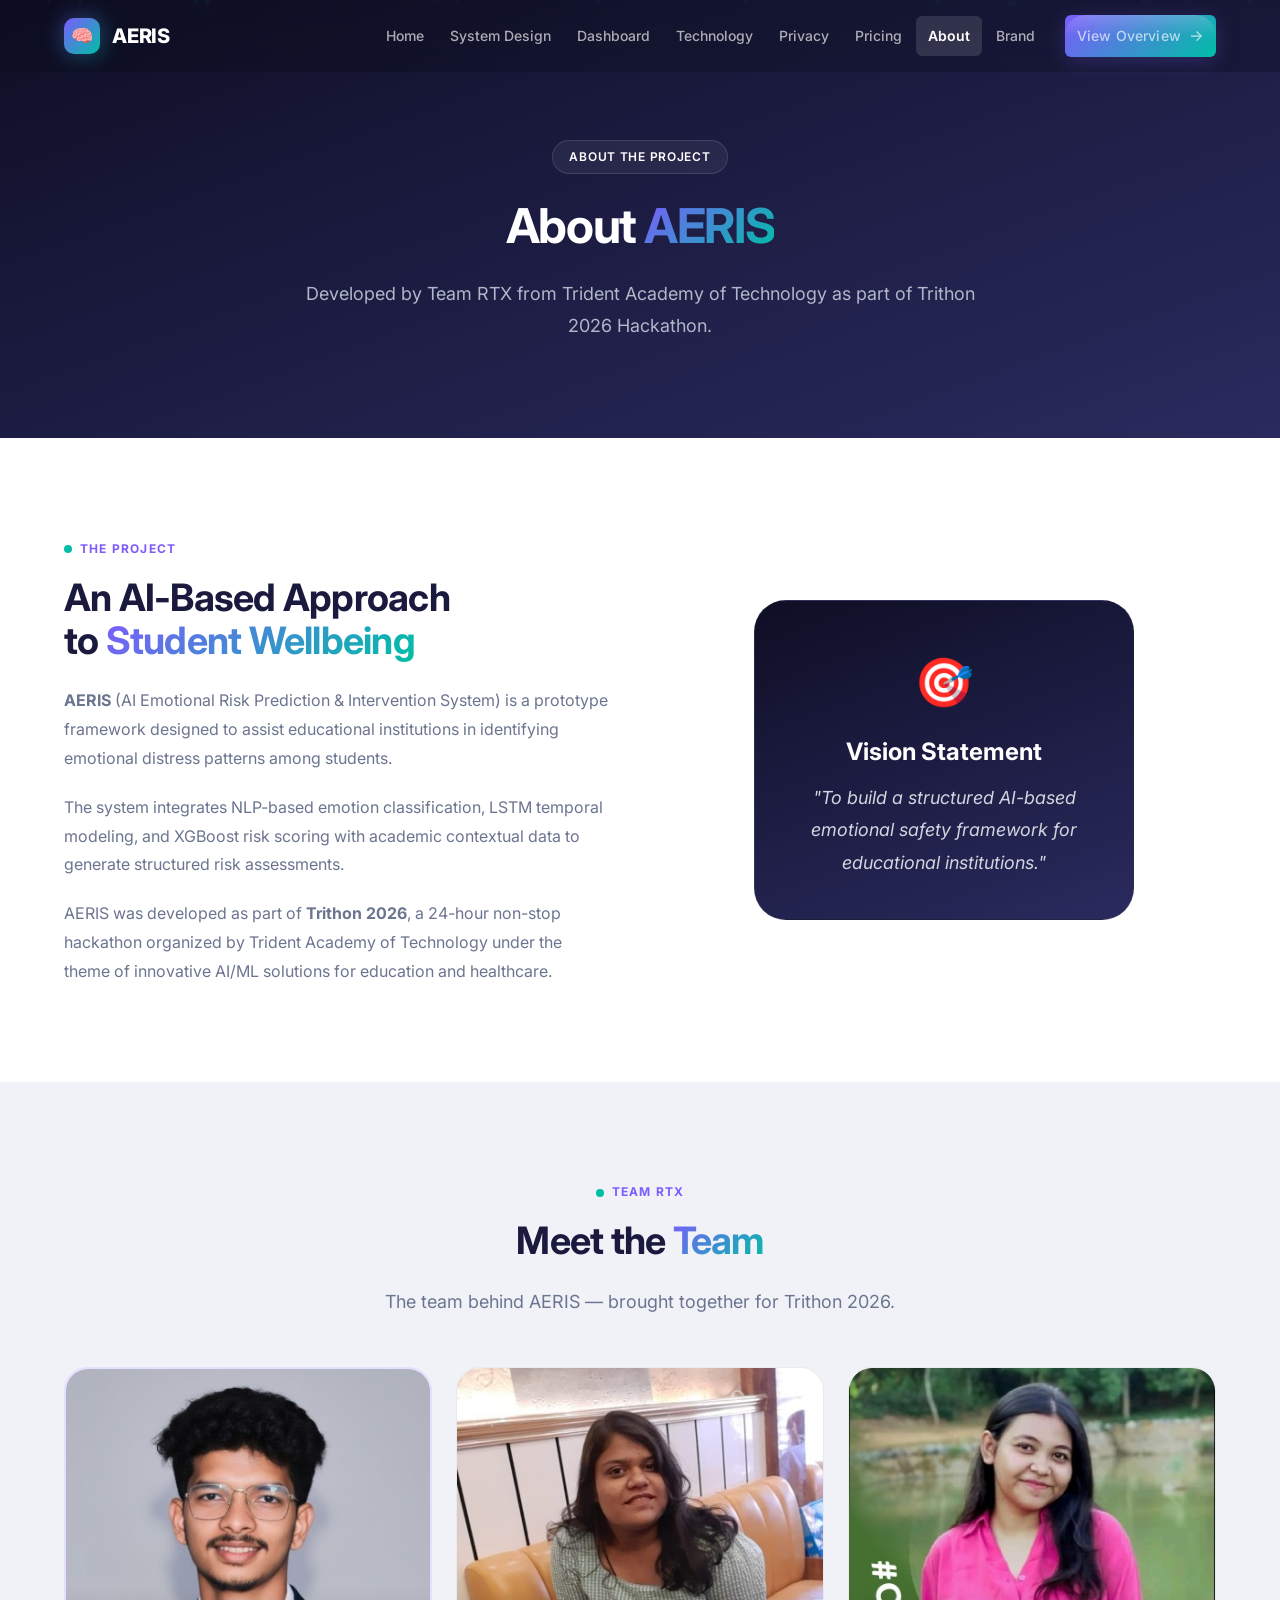
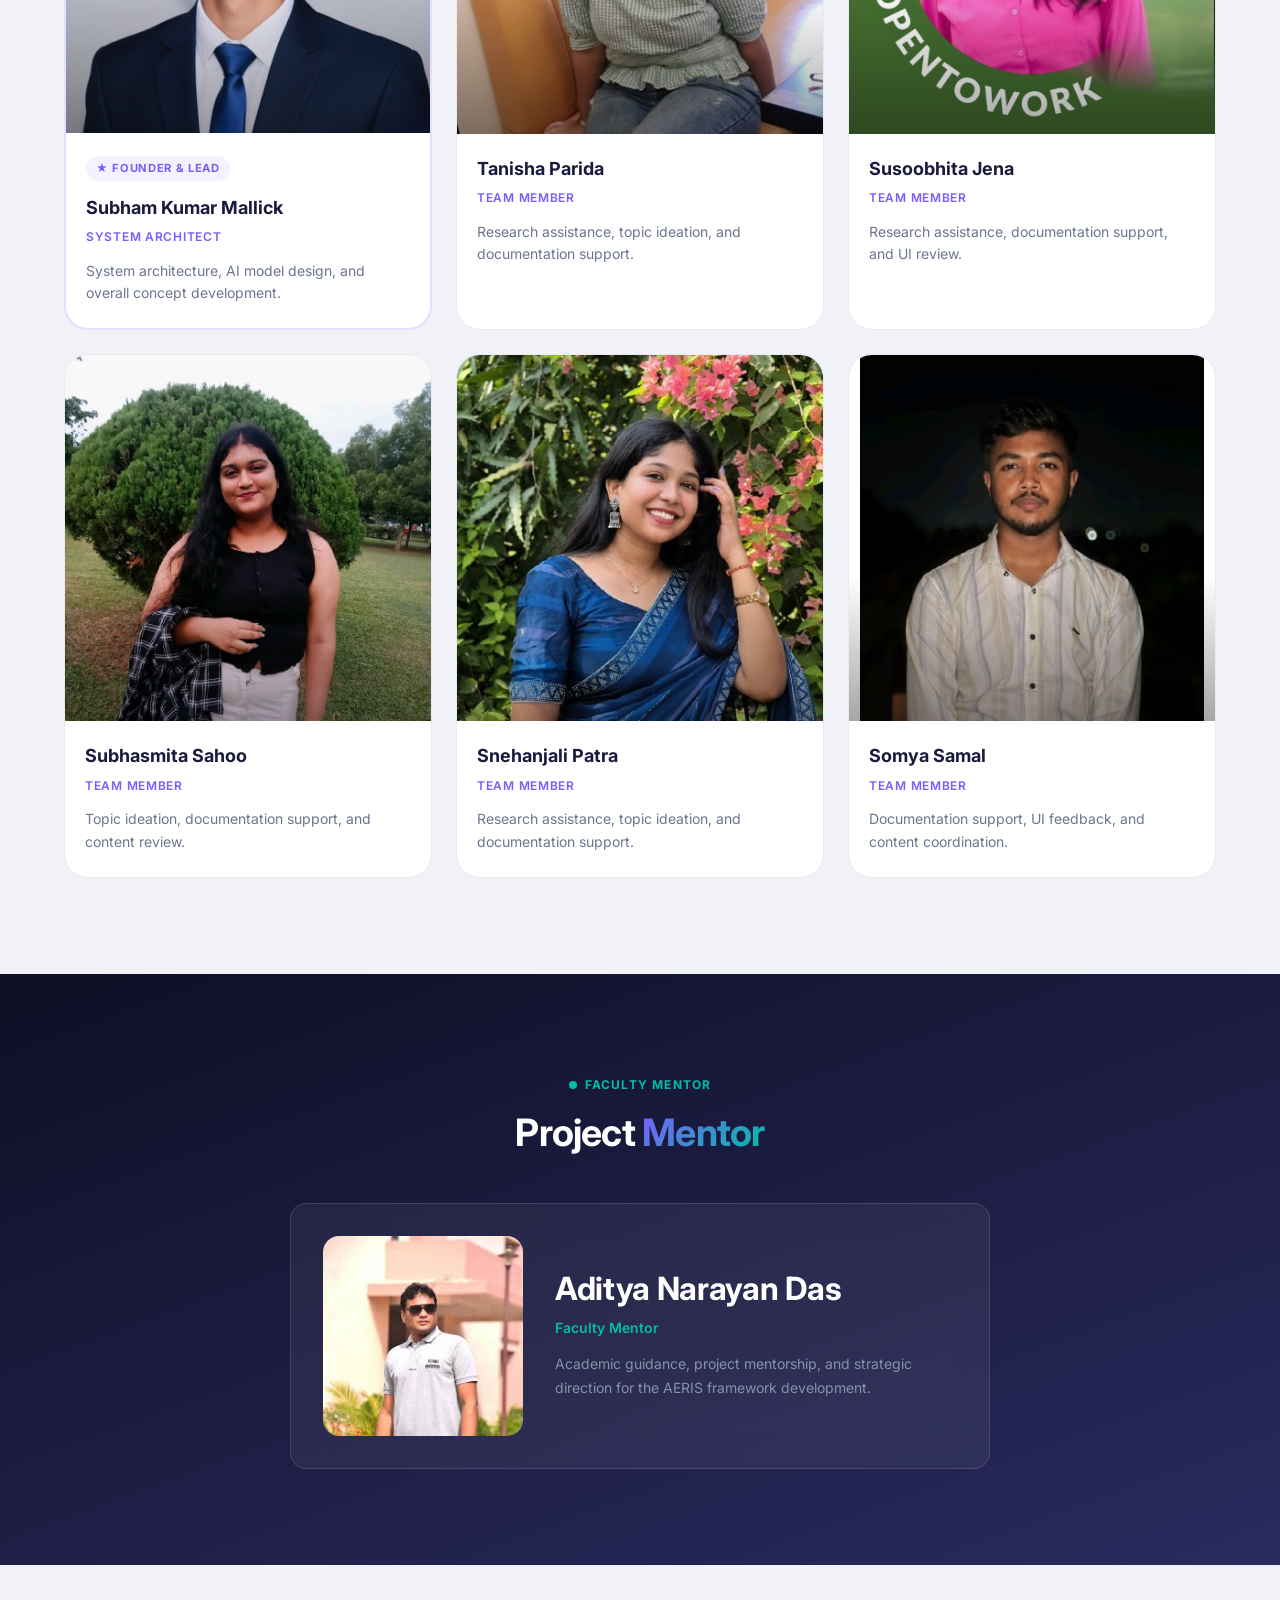
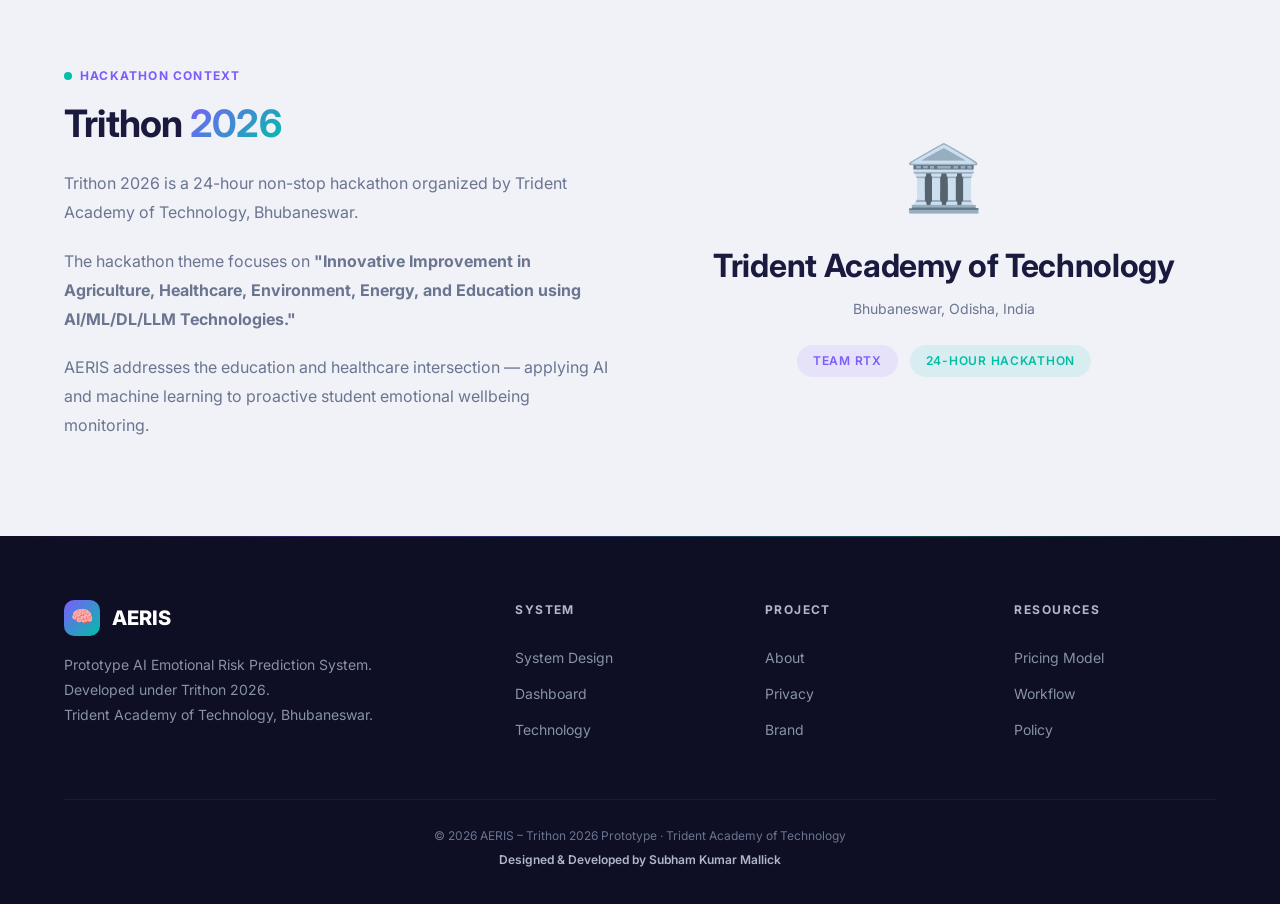
<file: about.html>
<!DOCTYPE html>
<html lang="en">

<head>
    <meta name="google-site-verification" content="9GneUdkAJm1RzQAUMjqqXZBYtyENcYG-P2ZtTVGf7Zw" />
    <meta charset="UTF-8">
    <meta name="viewport" content="width=device-width, initial-scale=1.0">
    <title>About – AERIS Project, Team RTX &amp; Trithon 2026</title>
    <meta name="description"
        content="AERIS is developed by Team RTX from Trident Academy of Technology as part of Trithon 2026 Hackathon.">
    <link rel="stylesheet" href="css/styles.css">
    <link rel="icon"
        href="data:image/svg+xml,<svg xmlns='http://www.w3.org/2000/svg' viewBox='0 0 100 100'><text y='.9em' font-size='90'>🧠</text></svg>">
    <style>
        /* ============================================
       TEAM SECTION STYLES — Scoped to About page
       ============================================ */

        /* Team Card Grid */
        .team-grid {
            display: grid;
            grid-template-columns: repeat(3, 1fr);
            gap: var(--space-6);
        }

        .team-card {
            background: var(--color-white);
            border: 1px solid var(--color-gray-100);
            border-radius: var(--radius-xl);
            overflow: hidden;
            transition: all 0.4s var(--ease-out);
        }

        .team-card:hover {
            transform: translateY(-8px);
            box-shadow: 0 20px 48px rgba(0, 0, 0, 0.1);
            border-color: rgba(124, 92, 252, 0.12);
        }

        /* 4:5 image ratio */
        .team-card-image-wrap {
            position: relative;
            width: 100%;
            padding-top: 100%;
            /* 1:1 square — compact */
            /* 4:5 ratio */
            overflow: hidden;
        }

        .team-card-image-wrap img {
            position: absolute;
            top: 0;
            left: 0;
            width: 100%;
            height: 100%;
            object-fit: cover;
            transition: transform 0.5s var(--ease-out);
        }

        .team-card:hover .team-card-image-wrap img {
            transform: scale(1.04);
        }

        /* Gradient overlay on bottom */
        .team-card-image-wrap::after {
            content: '';
            position: absolute;
            bottom: 0;
            left: 0;
            right: 0;
            height: 40%;
            background: linear-gradient(to top, rgba(0, 0, 0, 0.35), transparent);
            pointer-events: none;
        }

        .team-card-info {
            padding: var(--space-5) var(--space-5) var(--space-6);
        }

        .team-card-name {
            font-size: var(--font-size-lg);
            font-weight: 700;
            color: var(--color-indigo);
            margin-bottom: 4px;
        }

        .team-card-role {
            font-size: var(--font-size-xs);
            font-weight: 600;
            color: var(--color-lavender);
            text-transform: uppercase;
            letter-spacing: 0.06em;
            margin-bottom: var(--space-3);
        }

        .team-card-desc {
            font-size: var(--font-size-sm);
            color: var(--color-gray-500);
            line-height: 1.6;
        }

        /* Leader badge */
        .team-card--leader {
            border: 2px solid rgba(124, 92, 252, 0.2);
        }

        .team-card--leader .team-card-info {
            position: relative;
        }

        .leader-badge {
            display: inline-flex;
            align-items: center;
            gap: 4px;
            background: rgba(124, 92, 252, 0.08);
            color: var(--color-lavender);
            padding: 3px 10px;
            border-radius: var(--radius-full);
            font-size: 0.7rem;
            font-weight: 700;
            text-transform: uppercase;
            letter-spacing: 0.06em;
            margin-bottom: var(--space-3);
        }

        /* Mentor card — distinct style */
        .mentor-card {
            display: flex;
            align-items: center;
            gap: var(--space-8);
            padding: var(--space-8);
            max-width: 700px;
            margin: 0 auto;
        }

        .mentor-avatar {
            width: 120px;
            height: 120px;
            border-radius: var(--radius-lg);
            background: var(--gradient-primary);
            display: flex;
            align-items: center;
            justify-content: center;
            font-size: var(--font-size-4xl);
            color: white;
            font-weight: 800;
            flex-shrink: 0;
        }

        /* Responsive */
        @media (max-width: 992px) {
            .team-grid {
                grid-template-columns: repeat(2, 1fr);
            }
        }

        @media (max-width: 576px) {
            .team-grid {
                grid-template-columns: 1fr;
                max-width: 380px;
                margin: 0 auto;
            }

            .mentor-card {
                flex-direction: column;
                text-align: center;
                gap: var(--space-6);
            }
        }
    </style>
</head>

<body>
    <nav class="navbar" id="navbar" role="navigation" aria-label="Main navigation">
        <div class="container">
            <a href="index.html" class="navbar-brand">
                <div class="navbar-logo">🧠</div>AERIS
            </a>
            <div class="nav-links" id="navLinks">
                <a href="index.html">Home</a>
                <a href="product.html">System Design</a>
                <a href="dashboard.html">Dashboard</a>
                <a href="technology.html">Technology</a>
                <a href="security.html">Privacy</a>
                <a href="pricing.html">Pricing</a>
                <a href="about.html" class="active">About</a>
                <a href="branding.html">Brand</a>
                <div class="nav-cta"><a href="index.html#system-overview" class="btn btn-primary btn-sm">View Overview
                        <span class="btn-arrow">→</span></a></div>
            </div>
            <div class="nav-toggle" id="navToggle" aria-label="Toggle navigation" tabindex="0">
                <span></span><span></span><span></span>
            </div>
        </div>
    </nav>

    <!-- HERO -->
    <section class="section section--dark" style="padding-top: 140px; position: relative;">
        <div class="particles"></div>
        <div class="container text-center" style="position: relative; z-index: 1;">
            <div class="badge badge--glass reveal" style="margin-bottom: var(--space-6);">About the Project</div>
            <h1 class="reveal" style="margin-bottom: var(--space-6);">About <span class="gradient-text">AERIS</span>
            </h1>
            <p class="section-subtitle reveal" style="margin: 0 auto; color: var(--color-gray-300);">
                Developed by Team RTX from Trident Academy of Technology as part of Trithon 2026 Hackathon.
            </p>
        </div>
    </section>

    <!-- PROJECT CONTEXT -->
    <section class="section" id="about-project">
        <div class="container">
            <div class="grid-2" style="align-items: center; gap: var(--space-16);">
                <div class="reveal-left">
                    <span class="section-label">The Project</span>
                    <h2 class="section-title">An AI-Based Approach to <span class="gradient-text">Student
                            Wellbeing</span></h2>
                    <p
                        style="color: var(--color-gray-500); line-height: 1.8; margin-bottom: var(--space-5); max-width: 700px;">
                        <strong>AERIS</strong> (AI Emotional Risk Prediction &amp; Intervention System) is a prototype
                        framework designed to assist educational institutions in identifying emotional distress patterns
                        among students.
                    </p>
                    <p
                        style="color: var(--color-gray-500); line-height: 1.8; margin-bottom: var(--space-5); max-width: 700px;">
                        The system integrates NLP-based emotion classification, LSTM temporal modeling, and XGBoost risk
                        scoring with academic contextual data to generate structured risk assessments.
                    </p>
                    <p style="color: var(--color-gray-500); line-height: 1.8; max-width: 700px;">
                        AERIS was developed as part of <strong>Trithon 2026</strong>, a 24-hour non-stop hackathon
                        organized by Trident Academy of Technology under the theme of innovative AI/ML solutions for
                        education and healthcare.
                    </p>
                </div>
                <div class="reveal-right" style="display: flex; justify-content: center;">
                    <div
                        style="background: var(--gradient-hero); border-radius: var(--radius-2xl); padding: var(--space-10); max-width: 380px; text-align: center; border: 1px solid rgba(255,255,255,0.06);">
                        <div style="font-size: 3rem; margin-bottom: var(--space-4);">🎯</div>
                        <h4 style="color: var(--color-white); margin-bottom: var(--space-4);">Vision Statement</h4>
                        <p
                            style="color: var(--color-gray-200); font-size: var(--font-size-lg); font-style: italic; line-height: 1.8;">
                            "To build a structured AI-based emotional safety framework for educational institutions."
                        </p>
                    </div>
                </div>
            </div>
        </div>
    </section>

    <!-- TEAM SECTION -->
    <section class="section section--tinted" id="team">
        <div class="container">
            <div class="text-center" style="margin-bottom: var(--space-12);">
                <span class="section-label reveal">Team RTX</span>
                <h2 class="section-title reveal">Meet the <span class="gradient-text">Team</span></h2>
                <p class="section-subtitle reveal">The team behind AERIS — brought together for Trithon 2026.</p>
            </div>

            <div class="team-grid stagger-children">

                <!-- LEADER — Subham Kumar Mallick -->
                <div class="team-card team-card--leader reveal">
                    <div class="team-card-image-wrap">
                        <img src="asset/Subham Kumar Mallick.jpeg" alt="Subham Kumar Mallick" loading="lazy">
                    </div>
                    <div class="team-card-info">
                        <div class="leader-badge">★ Founder &amp; Lead</div>
                        <div class="team-card-name">Subham Kumar Mallick</div>
                        <div class="team-card-role">System Architect</div>
                        <p class="team-card-desc">System architecture, AI model design, and overall concept development.
                        </p>
                    </div>
                </div>

                <!-- Tanisha Parida -->
                <div class="team-card reveal">
                    <div class="team-card-image-wrap">
                        <img src="asset/Tanisha Parida.jpeg" alt="Tanisha Parida" loading="lazy">
                    </div>
                    <div class="team-card-info">
                        <div class="team-card-name">Tanisha Parida</div>
                        <div class="team-card-role">Team Member</div>
                        <p class="team-card-desc">Research assistance, topic ideation, and documentation support.</p>
                    </div>
                </div>

                <!-- Susoobhita Jena -->
                <div class="team-card reveal">
                    <div class="team-card-image-wrap">
                        <img src="asset/Susoobhita Jena.jpeg" alt="Susoobhita Jena" loading="lazy">
                    </div>
                    <div class="team-card-info">
                        <div class="team-card-name">Susoobhita Jena</div>
                        <div class="team-card-role">Team Member</div>
                        <p class="team-card-desc">Research assistance, documentation support, and UI review.</p>
                    </div>
                </div>

                <!-- Subhasmita Sahoo -->
                <div class="team-card reveal">
                    <div class="team-card-image-wrap">
                        <img src="asset/Subhasmita Sahoo.jpeg" alt="Subhasmita Sahoo" loading="lazy">
                    </div>
                    <div class="team-card-info">
                        <div class="team-card-name">Subhasmita Sahoo</div>
                        <div class="team-card-role">Team Member</div>
                        <p class="team-card-desc">Topic ideation, documentation support, and content review.</p>
                    </div>
                </div>

                <!-- Snehanjali Patra -->
                <div class="team-card reveal">
                    <div class="team-card-image-wrap">
                        <img src="asset/Snehanjali Patra.jpeg" alt="Snehanjali Patra" loading="lazy">
                    </div>
                    <div class="team-card-info">
                        <div class="team-card-name">Snehanjali Patra</div>
                        <div class="team-card-role">Team Member</div>
                        <p class="team-card-desc">Research assistance, topic ideation, and documentation support.</p>
                    </div>
                </div>

                <!-- Somya Samal -->
                <div class="team-card reveal">
                    <div class="team-card-image-wrap">
                        <img src="asset/Somya Samal.jpeg" alt="Somya Samal" loading="lazy">
                    </div>
                    <div class="team-card-info">
                        <div class="team-card-name">Somya Samal</div>
                        <div class="team-card-role">Team Member</div>
                        <p class="team-card-desc">Documentation support, UI feedback, and content coordination.</p>
                    </div>
                </div>

            </div>
        </div>
    </section>

    <!-- MENTOR -->
    <section class="section section--dark" id="mentor">
        <div class="container">
            <div class="text-center" style="margin-bottom: var(--space-12);">
                <span class="section-label reveal" style="color: var(--color-teal);">Faculty Mentor</span>
                <h2 class="section-title reveal">Project <span class="gradient-text">Mentor</span></h2>
            </div>
            <div class="reveal">
                <div class="card-glass mentor-card">
                    <img src="asset/Aditya Narayan Das.jpeg" alt="Aditya Narayan Das" loading="lazy"
                        style="width:200px;height:200px;border-radius:var(--radius-lg);object-fit:cover;flex-shrink:0;">
                    <div>
                        <h3 style="color: var(--color-white); margin-bottom: var(--space-2);">Aditya Narayan Das</h3>
                        <div
                            style="font-size: var(--font-size-sm); color: var(--color-teal); font-weight: 600; margin-bottom: var(--space-3);">
                            Faculty Mentor</div>
                        <p style="font-size: var(--font-size-sm); color: var(--color-gray-400); line-height: 1.75;">
                            Academic guidance, project mentorship, and strategic direction for the AERIS framework
                            development.</p>
                    </div>
                </div>
            </div>
        </div>
    </section>

    <!-- Trithon CONTEXT -->
    <section class="section section--tinted" id="Trithon-context">
        <div class="container">
            <div class="grid-2" style="align-items: center; gap: var(--space-16);">
                <div class="reveal-left">
                    <span class="section-label">Hackathon Context</span>
                    <h2 class="section-title">Trithon <span class="gradient-text">2026</span></h2>
                    <p
                        style="color: var(--color-gray-500); line-height: 1.8; margin-bottom: var(--space-5); max-width: 700px;">
                        Trithon 2026 is a 24-hour non-stop hackathon organized by Trident Academy of Technology,
                        Bhubaneswar.
                    </p>
                    <p style="color: var(--color-gray-500); line-height: 1.8; max-width: 700px;">
                        The hackathon theme focuses on <strong>"Innovative Improvement in Agriculture, Healthcare,
                            Environment, Energy, and Education using AI/ML/DL/LLM Technologies."</strong>
                    </p>
                    <p
                        style="color: var(--color-gray-500); line-height: 1.8; margin-top: var(--space-5); max-width: 700px;">
                        AERIS addresses the education and healthcare intersection — applying AI and machine learning to
                        proactive student emotional wellbeing monitoring.
                    </p>
                </div>
                <div class="reveal-right" style="display: flex; justify-content: center;">
                    <div style="text-align: center;">
                        <div style="font-size: 4rem; margin-bottom: var(--space-4);">🏛️</div>
                        <h3 style="margin-bottom: var(--space-3);">Trident Academy of Technology</h3>
                        <p
                            style="font-size: var(--font-size-sm); color: var(--color-gray-500); margin-bottom: var(--space-6);">
                            Bhubaneswar, Odisha, India</p>
                        <div
                            style="display: inline-flex; gap: var(--space-3); flex-wrap: wrap; justify-content: center;">
                            <span class="badge">Team RTX</span>
                            <span class="badge badge--teal">24-Hour Hackathon</span>
                        </div>
                    </div>
                </div>
            </div>
        </div>
    </section>

    <!-- FOOTER -->
    <footer class="footer">
        <div class="container">
            <div class="footer-grid">
                <div>
                    <div class="footer-brand">
                        <div class="navbar-logo">🧠</div>AERIS
                    </div>
                    <p class="footer-desc">Prototype AI Emotional Risk Prediction System.<br>Developed under Trithon
                        2026.<br>Trident Academy of Technology, Bhubaneswar.</p>
                </div>
                <div>
                    <div class="footer-title">System</div>
                    <div class="footer-links"><a href="product.html">System Design</a><a
                            href="dashboard.html">Dashboard</a><a href="technology.html">Technology</a></div>
                </div>
                <div>
                    <div class="footer-title">Project</div>
                    <div class="footer-links"><a href="about.html">About</a><a href="security.html">Privacy</a><a
                            href="branding.html">Brand</a></div>
                </div>
                <div>
                    <div class="footer-title">Resources</div>
                    <div class="footer-links"><a href="pricing.html">Pricing Model</a><a
                            href="index.html#workflow">Workflow</a><a href="index.html#policy">Policy</a></div>
                </div>
            </div>
            <div class="footer-bottom">
                <div>© 2026 AERIS – Trithon 2026 Prototype · Trident Academy of Technology</div>
                <div><strong>Designed &amp; Developed by Subham Kumar Mallick</strong></div>
            </div>
        </div>
    </footer>
    <script src="js/main.js"></script>
</body>

</html>
</file>
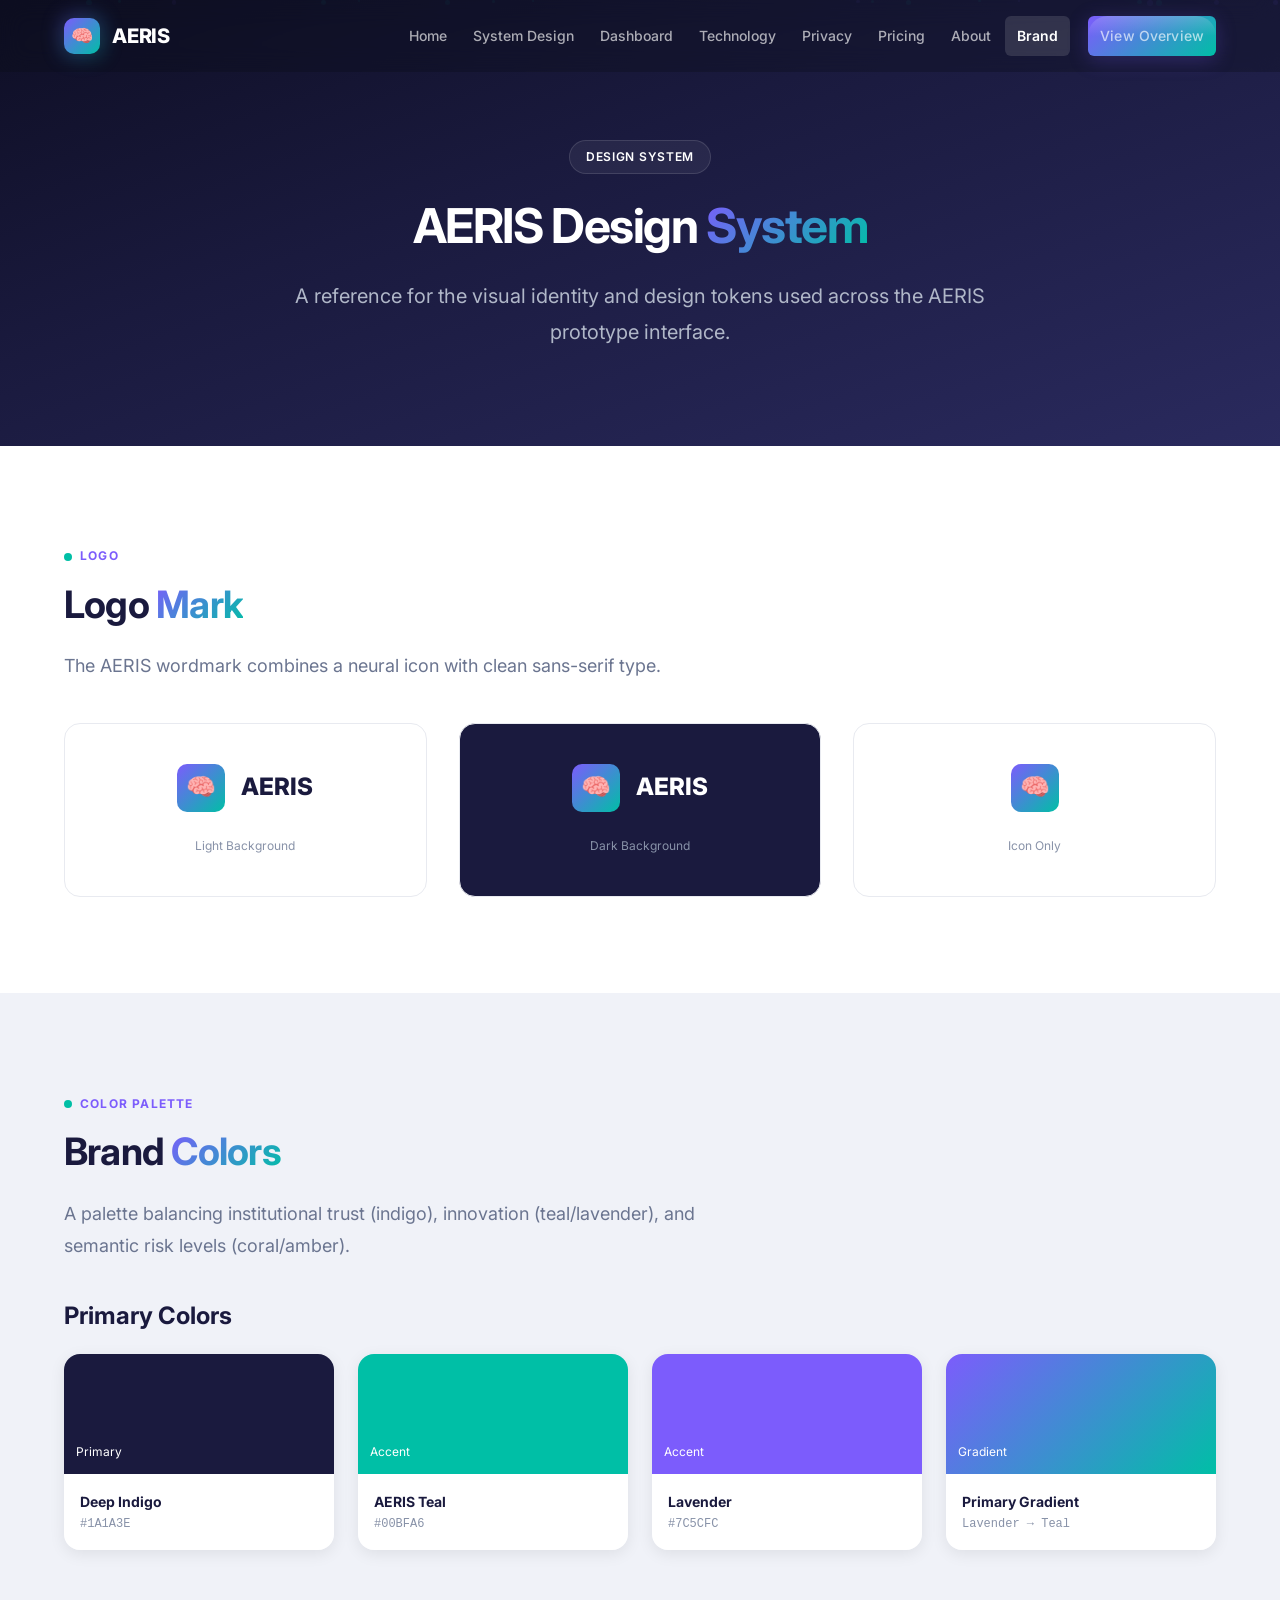
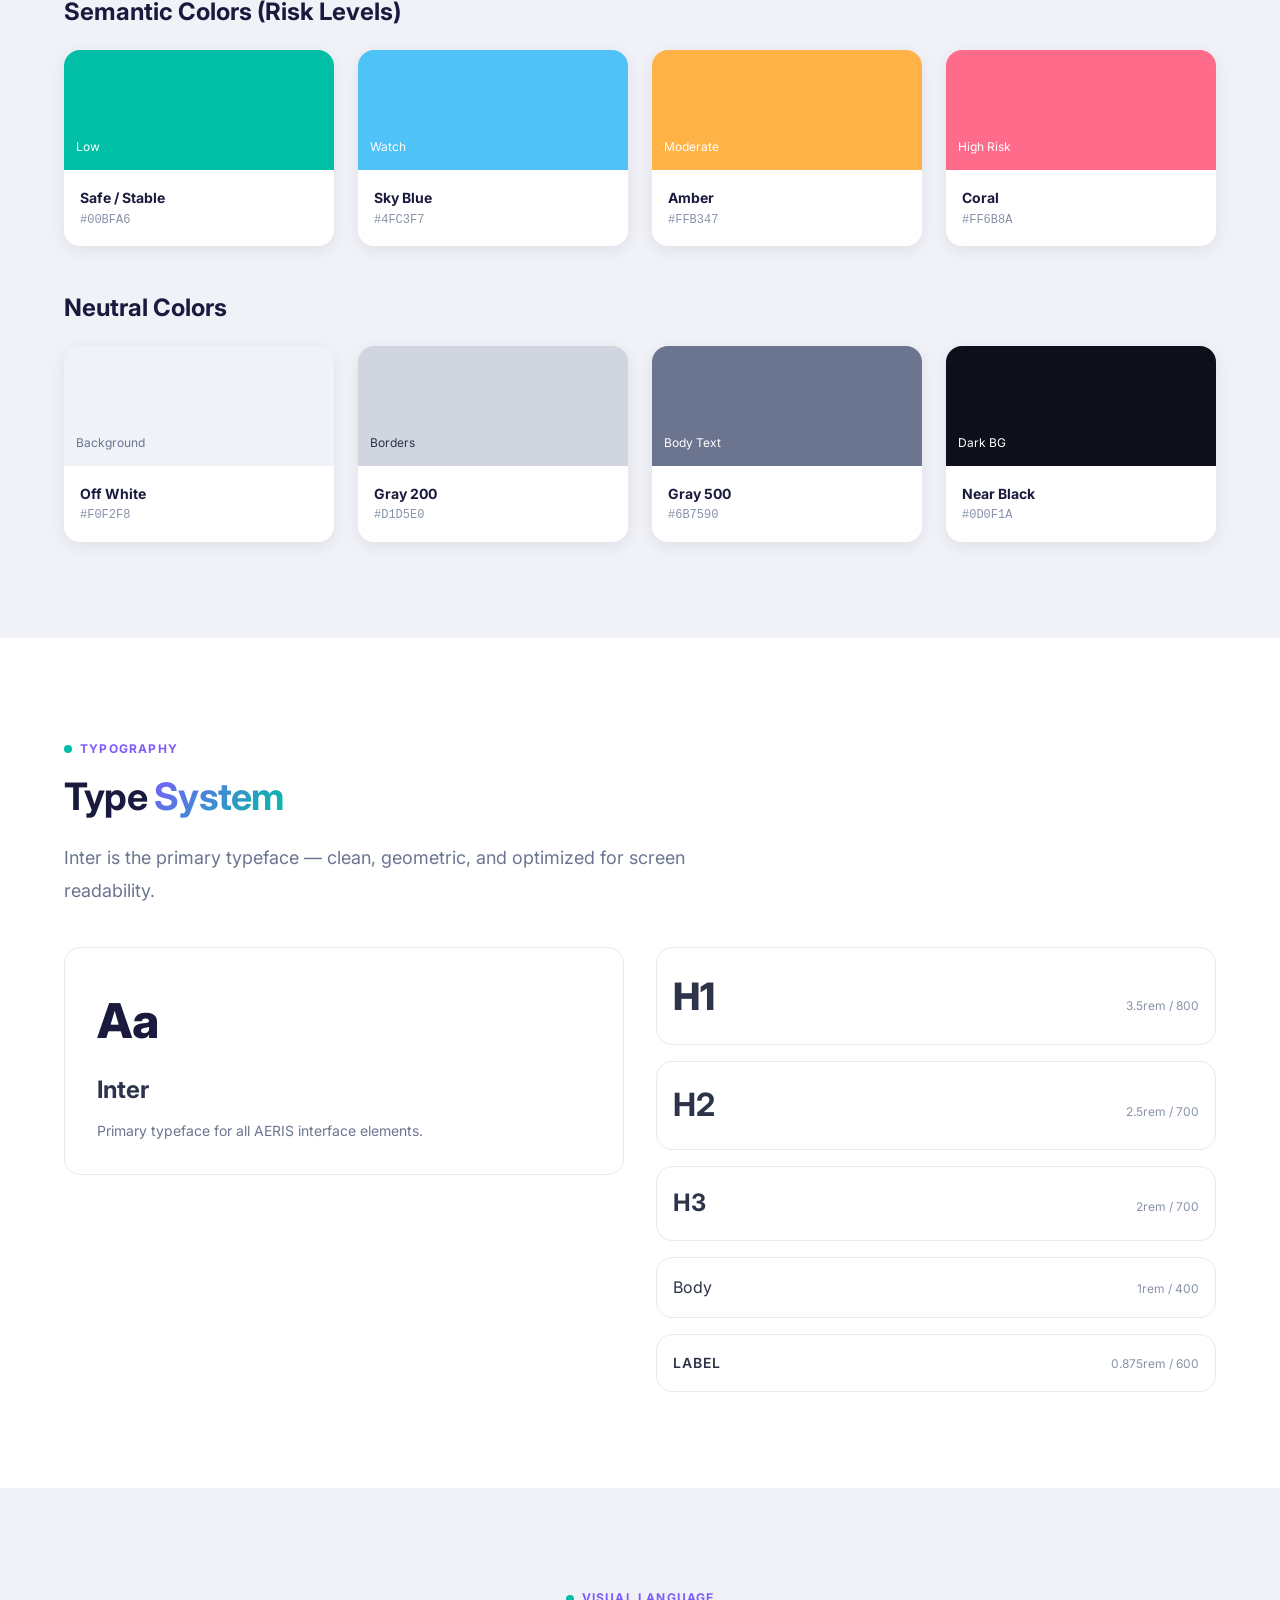
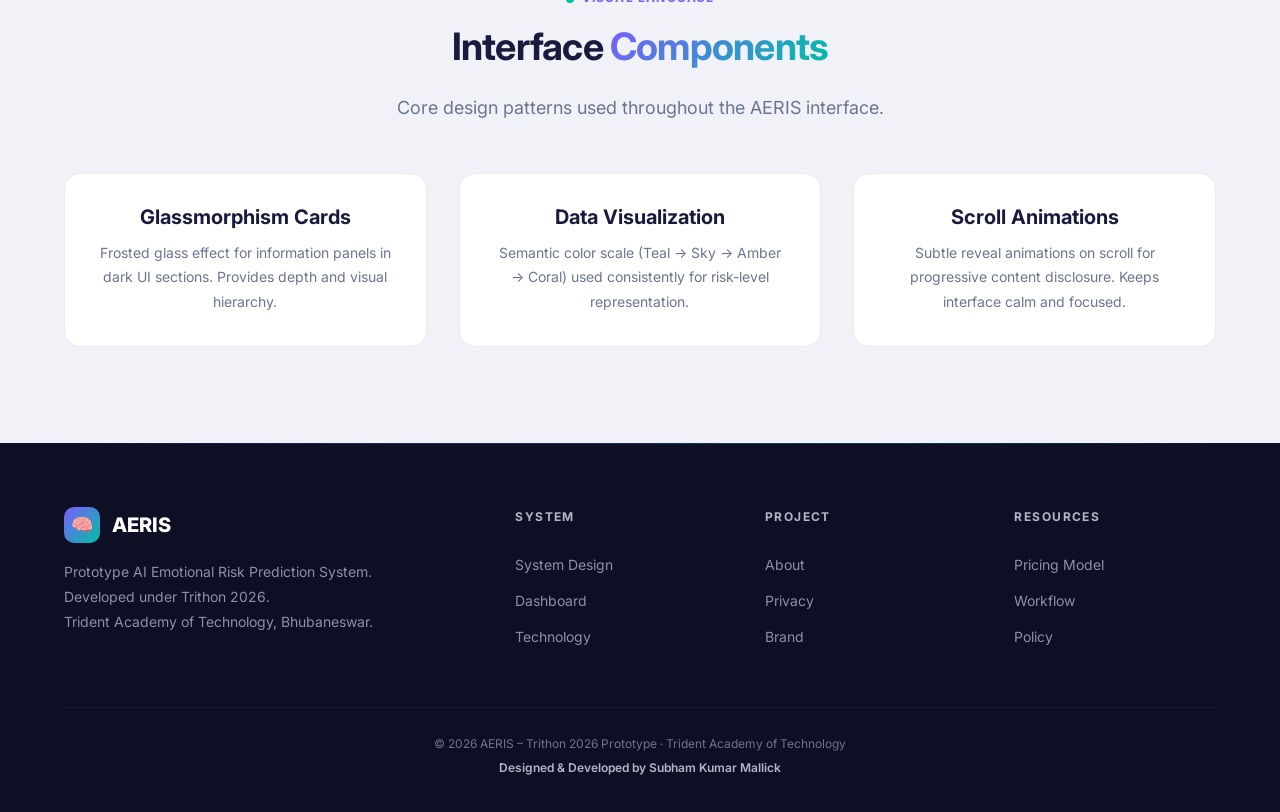
<file: branding.html>
<!DOCTYPE html>
<html lang="en">

<head>
    <meta name="google-site-verification" content="9GneUdkAJm1RzQAUMjqqXZBYtyENcYG-P2ZtTVGf7Zw" />
    <meta charset="UTF-8">
    <meta name="viewport" content="width=device-width, initial-scale=1.0">
    <title>Brand – AERIS Design System Documentation</title>
    <meta name="description"
        content="AERIS design system documentation: color palette, typography, visual language for the AERIS prototype system.">
    <link rel="stylesheet" href="css/styles.css">
    <link rel="icon"
        href="data:image/svg+xml,<svg xmlns='http://www.w3.org/2000/svg' viewBox='0 0 100 100'><text y='.9em' font-size='90'>🧠</text></svg>">
</head>

<body>
    <nav class="navbar" id="navbar">
        <div class="container">
            <a href="index.html" class="navbar-brand">
                <div class="navbar-logo">🧠</div>AERIS
            </a>
            <div class="nav-links" id="navLinks">
                <a href="index.html">Home</a><a href="product.html">System Design</a><a
                    href="dashboard.html">Dashboard</a><a href="technology.html">Technology</a><a
                    href="security.html">Privacy</a><a href="pricing.html">Pricing</a><a href="about.html">About</a><a
                    href="branding.html" class="active">Brand</a>
                <div class="nav-cta"><a href="index.html#system-overview" class="btn btn-primary btn-sm">View
                        Overview</a></div>
            </div>
            <div class="nav-toggle" id="navToggle"><span></span><span></span><span></span></div>
        </div>
    </nav>

    <section class="section section--dark" style="padding-top:140px;position:relative;">
        <div class="particles"></div>
        <div class="container text-center" style="position:relative;z-index:1;">
            <div class="badge badge--glass" style="margin-bottom:var(--space-6);">Design System</div>
            <h1 class="reveal" style="margin-bottom:var(--space-6);">AERIS Design <span
                    class="gradient-text">System</span></h1>
            <p class="section-subtitle reveal"
                style="margin:0 auto;color:var(--color-gray-300);font-size:var(--font-size-xl);max-width:700px;">
                A reference for the visual identity and design tokens used across the AERIS prototype interface.
            </p>
        </div>
    </section>

    <!-- LOGO -->
    <section class="section" id="logo">
        <div class="container">
            <span class="section-label reveal">Logo</span>
            <h2 class="section-title reveal">Logo <span class="gradient-text">Mark</span></h2>
            <p class="section-subtitle reveal" style="margin-bottom:var(--space-10);">The AERIS wordmark combines a
                neural icon with clean sans-serif type.</p>
            <div class="grid-3 stagger-children">
                <div class="card reveal" style="text-align:center;padding:var(--space-10);">
                    <div
                        style="display:flex;align-items:center;justify-content:center;gap:var(--space-4);margin-bottom:var(--space-6);">
                        <div
                            style="width:48px;height:48px;background:var(--gradient-primary);border-radius:var(--radius-md);display:flex;align-items:center;justify-content:center;font-size:var(--font-size-2xl);">
                            🧠</div>
                        <span
                            style="font-size:var(--font-size-2xl);font-weight:800;color:var(--color-indigo);">AERIS</span>
                    </div>
                    <div style="font-size:var(--font-size-xs);color:var(--color-gray-400);">Light Background</div>
                </div>
                <div class="card reveal"
                    style="text-align:center;padding:var(--space-10);background:var(--color-indigo);">
                    <div
                        style="display:flex;align-items:center;justify-content:center;gap:var(--space-4);margin-bottom:var(--space-6);">
                        <div
                            style="width:48px;height:48px;background:var(--gradient-primary);border-radius:var(--radius-md);display:flex;align-items:center;justify-content:center;font-size:var(--font-size-2xl);">
                            🧠</div>
                        <span
                            style="font-size:var(--font-size-2xl);font-weight:800;color:var(--color-white);">AERIS</span>
                    </div>
                    <div style="font-size:var(--font-size-xs);color:var(--color-gray-400);">Dark Background</div>
                </div>
                <div class="card reveal" style="text-align:center;padding:var(--space-10);">
                    <div style="display:flex;align-items:center;justify-content:center;margin-bottom:var(--space-6);">
                        <div
                            style="width:48px;height:48px;background:var(--gradient-primary);border-radius:var(--radius-md);display:flex;align-items:center;justify-content:center;font-size:var(--font-size-2xl);">
                            🧠</div>
                    </div>
                    <div style="font-size:var(--font-size-xs);color:var(--color-gray-400);">Icon Only</div>
                </div>
            </div>
        </div>
    </section>

    <!-- COLOR PALETTE -->
    <section class="section section--tinted" id="colors">
        <div class="container">
            <span class="section-label reveal">Color Palette</span>
            <h2 class="section-title reveal">Brand <span class="gradient-text">Colors</span></h2>
            <p class="section-subtitle reveal" style="margin-bottom:var(--space-10);">A palette balancing institutional
                trust (indigo), innovation (teal/lavender), and semantic risk levels (coral/amber).</p>
            <h4 class="reveal" style="margin-bottom:var(--space-6);">Primary Colors</h4>
            <div class="grid-4 stagger-children" style="margin-bottom:var(--space-12);">
                <div class="color-swatch reveal">
                    <div class="color-swatch-preview" style="background:#1a1a3e;"><span
                            style="color:white;font-size:var(--font-size-xs);">Primary</span></div>
                    <div class="color-swatch-info">
                        <div class="color-swatch-name">Deep Indigo</div>
                        <div class="color-swatch-hex">#1A1A3E</div>
                    </div>
                </div>
                <div class="color-swatch reveal">
                    <div class="color-swatch-preview" style="background:#00bfa6;"><span
                            style="color:white;font-size:var(--font-size-xs);">Accent</span></div>
                    <div class="color-swatch-info">
                        <div class="color-swatch-name">AERIS Teal</div>
                        <div class="color-swatch-hex">#00BFA6</div>
                    </div>
                </div>
                <div class="color-swatch reveal">
                    <div class="color-swatch-preview" style="background:#7c5cfc;"><span
                            style="color:white;font-size:var(--font-size-xs);">Accent</span></div>
                    <div class="color-swatch-info">
                        <div class="color-swatch-name">Lavender</div>
                        <div class="color-swatch-hex">#7C5CFC</div>
                    </div>
                </div>
                <div class="color-swatch reveal">
                    <div class="color-swatch-preview" style="background:linear-gradient(135deg,#7c5cfc,#00bfa6);"><span
                            style="color:white;font-size:var(--font-size-xs);">Gradient</span></div>
                    <div class="color-swatch-info">
                        <div class="color-swatch-name">Primary Gradient</div>
                        <div class="color-swatch-hex">Lavender → Teal</div>
                    </div>
                </div>
            </div>
            <h4 class="reveal" style="margin-bottom:var(--space-6);">Semantic Colors (Risk Levels)</h4>
            <div class="grid-4 stagger-children" style="margin-bottom:var(--space-12);">
                <div class="color-swatch reveal">
                    <div class="color-swatch-preview" style="background:#00bfa6;"><span
                            style="color:white;font-size:var(--font-size-xs);">Low</span></div>
                    <div class="color-swatch-info">
                        <div class="color-swatch-name">Safe / Stable</div>
                        <div class="color-swatch-hex">#00BFA6</div>
                    </div>
                </div>
                <div class="color-swatch reveal">
                    <div class="color-swatch-preview" style="background:#4fc3f7;"><span
                            style="color:white;font-size:var(--font-size-xs);">Watch</span></div>
                    <div class="color-swatch-info">
                        <div class="color-swatch-name">Sky Blue</div>
                        <div class="color-swatch-hex">#4FC3F7</div>
                    </div>
                </div>
                <div class="color-swatch reveal">
                    <div class="color-swatch-preview" style="background:#ffb347;"><span
                            style="color:white;font-size:var(--font-size-xs);">Moderate</span></div>
                    <div class="color-swatch-info">
                        <div class="color-swatch-name">Amber</div>
                        <div class="color-swatch-hex">#FFB347</div>
                    </div>
                </div>
                <div class="color-swatch reveal">
                    <div class="color-swatch-preview" style="background:#ff6b8a;"><span
                            style="color:white;font-size:var(--font-size-xs);">High Risk</span></div>
                    <div class="color-swatch-info">
                        <div class="color-swatch-name">Coral</div>
                        <div class="color-swatch-hex">#FF6B8A</div>
                    </div>
                </div>
            </div>
            <h4 class="reveal" style="margin-bottom:var(--space-6);">Neutral Colors</h4>
            <div class="grid-4 stagger-children">
                <div class="color-swatch reveal">
                    <div class="color-swatch-preview" style="background:#f0f2f8;"><span
                            style="font-size:var(--font-size-xs);color:var(--color-gray-500);">Background</span></div>
                    <div class="color-swatch-info">
                        <div class="color-swatch-name">Off White</div>
                        <div class="color-swatch-hex">#F0F2F8</div>
                    </div>
                </div>
                <div class="color-swatch reveal">
                    <div class="color-swatch-preview" style="background:#d1d5e0;"><span
                            style="font-size:var(--font-size-xs);color:var(--color-gray-700);">Borders</span></div>
                    <div class="color-swatch-info">
                        <div class="color-swatch-name">Gray 200</div>
                        <div class="color-swatch-hex">#D1D5E0</div>
                    </div>
                </div>
                <div class="color-swatch reveal">
                    <div class="color-swatch-preview" style="background:#6b7590;"><span
                            style="color:white;font-size:var(--font-size-xs);">Body Text</span></div>
                    <div class="color-swatch-info">
                        <div class="color-swatch-name">Gray 500</div>
                        <div class="color-swatch-hex">#6B7590</div>
                    </div>
                </div>
                <div class="color-swatch reveal">
                    <div class="color-swatch-preview" style="background:#0d0f1a;"><span
                            style="color:white;font-size:var(--font-size-xs);">Dark BG</span></div>
                    <div class="color-swatch-info">
                        <div class="color-swatch-name">Near Black</div>
                        <div class="color-swatch-hex">#0D0F1A</div>
                    </div>
                </div>
            </div>
        </div>
    </section>

    <!-- TYPOGRAPHY -->
    <section class="section" id="typography">
        <div class="container">
            <span class="section-label reveal">Typography</span>
            <h2 class="section-title reveal">Type <span class="gradient-text">System</span></h2>
            <p class="section-subtitle reveal" style="margin-bottom:var(--space-10);">Inter is the primary typeface —
                clean, geometric, and optimized for screen readability.</p>
            <div class="grid-2" style="gap:var(--space-8);">
                <div class="reveal-left">
                    <div class="card" style="margin-bottom:var(--space-4);">
                        <div
                            style="font-size:var(--font-size-5xl);font-weight:800;color:var(--color-indigo);margin-bottom:var(--space-2);">
                            Aa</div>
                        <div style="font-size:var(--font-size-2xl);font-weight:700;margin-bottom:var(--space-2);">Inter
                        </div>
                        <div style="font-size:var(--font-size-sm);color:var(--color-gray-500);">Primary typeface for all
                            AERIS interface elements.</div>
                    </div>
                </div>
                <div class="reveal-right">
                    <div style="display:flex;flex-direction:column;gap:var(--space-4);">
                        <div class="card" style="padding:var(--space-4);">
                            <div style="display:flex;justify-content:space-between;align-items:baseline;"><span
                                    style="font-size:var(--font-size-4xl);font-weight:800;">H1</span><span
                                    style="font-size:var(--font-size-xs);color:var(--color-gray-400);">3.5rem /
                                    800</span></div>
                        </div>
                        <div class="card" style="padding:var(--space-4);">
                            <div style="display:flex;justify-content:space-between;align-items:baseline;"><span
                                    style="font-size:var(--font-size-3xl);font-weight:700;">H2</span><span
                                    style="font-size:var(--font-size-xs);color:var(--color-gray-400);">2.5rem /
                                    700</span></div>
                        </div>
                        <div class="card" style="padding:var(--space-4);">
                            <div style="display:flex;justify-content:space-between;align-items:baseline;"><span
                                    style="font-size:var(--font-size-2xl);font-weight:700;">H3</span><span
                                    style="font-size:var(--font-size-xs);color:var(--color-gray-400);">2rem / 700</span>
                            </div>
                        </div>
                        <div class="card" style="padding:var(--space-4);">
                            <div style="display:flex;justify-content:space-between;align-items:baseline;"><span
                                    style="font-size:var(--font-size-base);font-weight:400;">Body</span><span
                                    style="font-size:var(--font-size-xs);color:var(--color-gray-400);">1rem / 400</span>
                            </div>
                        </div>
                        <div class="card" style="padding:var(--space-4);">
                            <div style="display:flex;justify-content:space-between;align-items:baseline;"><span
                                    style="font-size:var(--font-size-sm);font-weight:600;text-transform:uppercase;letter-spacing:0.08em;">Label</span><span
                                    style="font-size:var(--font-size-xs);color:var(--color-gray-400);">0.875rem /
                                    600</span></div>
                        </div>
                    </div>
                </div>
            </div>
        </div>
    </section>

    <!-- VISUAL LANGUAGE -->
    <section class="section section--tinted" id="visual-language">
        <div class="container text-center">
            <span class="section-label reveal">Visual Language</span>
            <h2 class="section-title reveal">Interface <span class="gradient-text">Components</span></h2>
            <p class="section-subtitle reveal" style="margin:0 auto var(--space-12);">Core design patterns used
                throughout the AERIS interface.</p>
            <div class="grid-3 stagger-children">
                <div class="card reveal" style="text-align:center;">
                    <h4 class="card-title">Glassmorphism Cards</h4>
                    <p class="card-text">Frosted glass effect for information panels in dark UI sections. Provides depth
                        and visual hierarchy.</p>
                </div>
                <div class="card reveal" style="text-align:center;">
                    <h4 class="card-title">Data Visualization</h4>
                    <p class="card-text">Semantic color scale (Teal → Sky → Amber → Coral) used consistently for
                        risk-level representation.</p>
                </div>
                <div class="card reveal" style="text-align:center;">
                    <h4 class="card-title">Scroll Animations</h4>
                    <p class="card-text">Subtle reveal animations on scroll for progressive content disclosure. Keeps
                        interface calm and focused.</p>
                </div>
            </div>
        </div>
    </section>

    <!-- FOOTER -->
    <footer class="footer">
        <div class="container">
            <div class="footer-grid">
                <div>
                    <div class="footer-brand">
                        <div class="navbar-logo">🧠</div>AERIS
                    </div>
                    <p class="footer-desc">Prototype AI Emotional Risk Prediction System.<br>Developed under Trithon
                        2026.<br>Trident Academy of Technology, Bhubaneswar.</p>
                </div>
                <div>
                    <div class="footer-title">System</div>
                    <div class="footer-links"><a href="product.html">System Design</a><a
                            href="dashboard.html">Dashboard</a><a href="technology.html">Technology</a></div>
                </div>
                <div>
                    <div class="footer-title">Project</div>
                    <div class="footer-links"><a href="about.html">About</a><a href="security.html">Privacy</a><a
                            href="branding.html">Brand</a></div>
                </div>
                <div>
                    <div class="footer-title">Resources</div>
                    <div class="footer-links"><a href="pricing.html">Pricing Model</a><a
                            href="index.html#workflow">Workflow</a><a href="index.html#policy">Policy</a></div>
                </div>
            </div>
            <div class="footer-bottom">
                <div>© 2026 AERIS – Trithon 2026 Prototype · Trident Academy of Technology</div>
                <div><strong>Designed &amp; Developed by Subham Kumar Mallick</strong></div>
            </div>
        </div>
    </footer>
    <script src="js/main.js"></script>
</body>

</html>
</file>
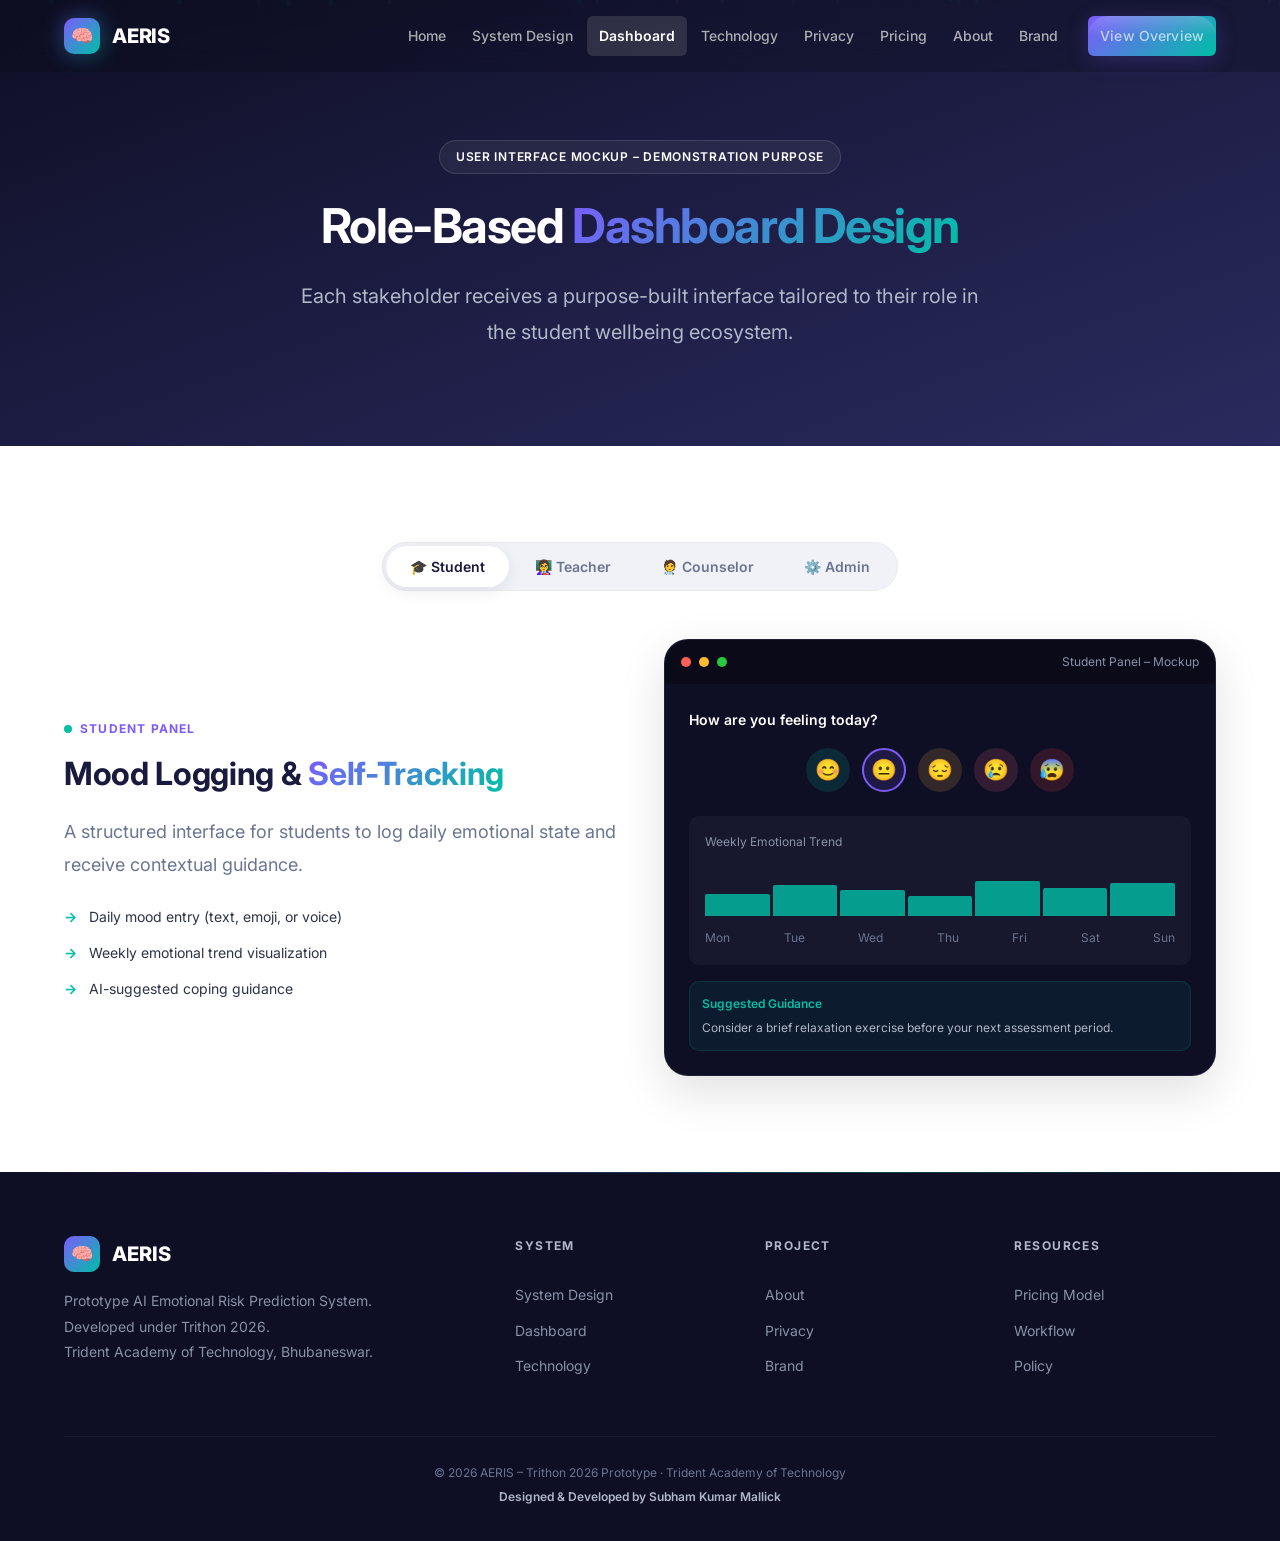
<file: dashboard.html>
<!DOCTYPE html>
<html lang="en">

<head>
    <meta name="google-site-verification" content="9GneUdkAJm1RzQAUMjqqXZBYtyENcYG-P2ZtTVGf7Zw" />
    <meta charset="UTF-8">
    <meta name="viewport" content="width=device-width, initial-scale=1.0">
    <title>Dashboard – AERIS User Interface Mockup</title>
    <meta name="description"
        content="AERIS dashboard mockups: Student mood logging, Teacher class heatmap, Counselor risk panel, and Admin institutional overview.">
    <link rel="stylesheet" href="css/styles.css">
    <link rel="icon"
        href="data:image/svg+xml,<svg xmlns='http://www.w3.org/2000/svg' viewBox='0 0 100 100'><text y='.9em' font-size='90'>🧠</text></svg>">
</head>

<body>
    <nav class="navbar" id="navbar">
        <div class="container">
            <a href="index.html" class="navbar-brand">
                <div class="navbar-logo">🧠</div>AERIS
            </a>
            <div class="nav-links" id="navLinks">
                <a href="index.html">Home</a><a href="product.html">System Design</a><a href="dashboard.html"
                    class="active">Dashboard</a><a href="technology.html">Technology</a><a
                    href="security.html">Privacy</a><a href="pricing.html">Pricing</a><a href="about.html">About</a><a
                    href="branding.html">Brand</a>
                <div class="nav-cta"><a href="index.html#system-overview" class="btn btn-primary btn-sm">View
                        Overview</a></div>
            </div>
            <div class="nav-toggle" id="navToggle"><span></span><span></span><span></span></div>
        </div>
    </nav>

    <section class="section section--dark" style="padding-top:140px;position:relative;">
        <div class="particles"></div>
        <div class="container text-center" style="position:relative;z-index:1;">
            <div class="badge badge--glass" style="margin-bottom:var(--space-6);">User Interface Mockup – Demonstration
                Purpose</div>
            <h1 class="reveal" style="margin-bottom:var(--space-6);">Role-Based <span class="gradient-text">Dashboard
                    Design</span></h1>
            <p class="section-subtitle reveal"
                style="margin:0 auto;color:var(--color-gray-300);font-size:var(--font-size-xl);max-width:700px;">
                Each stakeholder receives a purpose-built interface tailored to their role in the student wellbeing
                ecosystem.
            </p>
        </div>
    </section>

    <!-- TAB NAVIGATION -->
    <section class="section">
        <div class="container">
            <div class="tabs reveal">
                <button class="tab-btn active" data-tab="student-panel">🎓 Student</button>
                <button class="tab-btn" data-tab="teacher-panel">👩‍🏫 Teacher</button>
                <button class="tab-btn" data-tab="counselor-panel">🧑‍⚕️ Counselor</button>
                <button class="tab-btn" data-tab="admin-panel">⚙️ Admin</button>
            </div>

            <!-- STUDENT PANEL -->
            <div id="student-panel" class="tab-content active">
                <div class="grid-2" style="align-items:center;gap:var(--space-12);">
                    <div>
                        <span class="section-label">Student Panel</span>
                        <h3 class="section-title">Mood Logging & <span class="gradient-text">Self-Tracking</span></h3>
                        <p class="section-subtitle" style="margin-bottom:var(--space-6);">A structured interface for
                            students to log daily emotional state and receive contextual guidance.</p>
                        <div style="display:flex;flex-direction:column;gap:var(--space-3);">
                            <div
                                style="display:flex;align-items:center;gap:var(--space-3);font-size:var(--font-size-sm);">
                                <span style="color:var(--color-teal);font-weight:700;">→</span> Daily mood entry (text,
                                emoji, or voice)
                            </div>
                            <div
                                style="display:flex;align-items:center;gap:var(--space-3);font-size:var(--font-size-sm);">
                                <span style="color:var(--color-teal);font-weight:700;">→</span> Weekly emotional trend
                                visualization
                            </div>
                            <div
                                style="display:flex;align-items:center;gap:var(--space-3);font-size:var(--font-size-sm);">
                                <span style="color:var(--color-teal);font-weight:700;">→</span> AI-suggested coping
                                guidance
                            </div>
                        </div>
                    </div>
                    <div>
                        <div class="dashboard-preview">
                            <div class="dashboard-titlebar">
                                <div class="dashboard-dot"></div>
                                <div class="dashboard-dot"></div>
                                <div class="dashboard-dot"></div><span
                                    style="margin-left:auto;font-size:var(--font-size-xs);color:var(--color-gray-400);">Student
                                    Panel – Mockup</span>
                            </div>
                            <div style="padding:var(--space-6);">
                                <div
                                    style="color:var(--color-white);font-weight:600;font-size:var(--font-size-sm);margin-bottom:var(--space-4);">
                                    How are you feeling today?</div>
                                <div
                                    style="display:flex;gap:var(--space-3);margin-bottom:var(--space-6);justify-content:center;">
                                    <div
                                        style="width:44px;height:44px;border-radius:50%;background:rgba(0,191,166,0.15);display:flex;align-items:center;justify-content:center;font-size:1.3rem;">
                                        😊</div>
                                    <div
                                        style="width:44px;height:44px;border-radius:50%;background:rgba(124,92,252,0.15);display:flex;align-items:center;justify-content:center;font-size:1.3rem;border:2px solid var(--color-lavender);">
                                        😐</div>
                                    <div
                                        style="width:44px;height:44px;border-radius:50%;background:rgba(255,179,71,0.15);display:flex;align-items:center;justify-content:center;font-size:1.3rem;">
                                        😔</div>
                                    <div
                                        style="width:44px;height:44px;border-radius:50%;background:rgba(255,107,138,0.15);display:flex;align-items:center;justify-content:center;font-size:1.3rem;">
                                        😢</div>
                                    <div
                                        style="width:44px;height:44px;border-radius:50%;background:rgba(255,68,68,0.15);display:flex;align-items:center;justify-content:center;font-size:1.3rem;">
                                        😰</div>
                                </div>
                                <div
                                    style="background:rgba(255,255,255,0.04);border-radius:var(--radius-md);padding:var(--space-4);margin-bottom:var(--space-4);">
                                    <div
                                        style="font-size:var(--font-size-xs);color:var(--color-gray-400);margin-bottom:var(--space-3);">
                                        Weekly Emotional Trend</div>
                                    <div class="mini-chart">
                                        <div class="mini-chart-bar" style="height:50%;"></div>
                                        <div class="mini-chart-bar" style="height:70%;"></div>
                                        <div class="mini-chart-bar" style="height:60%;"></div>
                                        <div class="mini-chart-bar" style="height:45%;"></div>
                                        <div class="mini-chart-bar" style="height:80%;"></div>
                                        <div class="mini-chart-bar" style="height:65%;"></div>
                                        <div class="mini-chart-bar" style="height:75%;"></div>
                                    </div>
                                    <div
                                        style="display:flex;justify-content:space-between;font-size:var(--font-size-xs);color:var(--color-gray-500);margin-top:var(--space-1);">
                                        <span>Mon</span><span>Tue</span><span>Wed</span><span>Thu</span><span>Fri</span><span>Sat</span><span>Sun</span>
                                    </div>
                                </div>
                                <div
                                    style="background:rgba(0,191,166,0.08);border:1px solid rgba(0,191,166,0.15);border-radius:var(--radius-md);padding:var(--space-3);">
                                    <div style="font-size:var(--font-size-xs);color:var(--color-teal);font-weight:600;">
                                        Suggested Guidance</div>
                                    <div
                                        style="font-size:var(--font-size-xs);color:var(--color-gray-300);margin-top:var(--space-1);">
                                        Consider a brief relaxation exercise before your next assessment period.</div>
                                </div>
                            </div>
                        </div>
                    </div>
                </div>
            </div>

            <!-- TEACHER PANEL -->
            <div id="teacher-panel" class="tab-content">
                <div class="grid-2" style="align-items:center;gap:var(--space-12);">
                    <div>
                        <span class="section-label">Teacher Panel</span>
                        <h3 class="section-title">Class-Level <span class="gradient-text">Overview</span></h3>
                        <p class="section-subtitle" style="margin-bottom:var(--space-6);">Provides teachers with a
                            class-wide emotional heatmap, alert notifications, and risk summary indicators.</p>
                        <div style="display:flex;flex-direction:column;gap:var(--space-3);">
                            <div
                                style="display:flex;align-items:center;gap:var(--space-3);font-size:var(--font-size-sm);">
                                <span style="color:var(--color-teal);font-weight:700;">→</span> Class emotional heatmap
                                visualization
                            </div>
                            <div
                                style="display:flex;align-items:center;gap:var(--space-3);font-size:var(--font-size-sm);">
                                <span style="color:var(--color-teal);font-weight:700;">→</span> Individual student alert
                                overview
                            </div>
                            <div
                                style="display:flex;align-items:center;gap:var(--space-3);font-size:var(--font-size-sm);">
                                <span style="color:var(--color-teal);font-weight:700;">→</span> Risk summary indicators
                                per section
                            </div>
                        </div>
                    </div>
                    <div>
                        <div class="dashboard-preview">
                            <div class="dashboard-titlebar">
                                <div class="dashboard-dot"></div>
                                <div class="dashboard-dot"></div>
                                <div class="dashboard-dot"></div><span
                                    style="margin-left:auto;font-size:var(--font-size-xs);color:var(--color-gray-400);">Teacher
                                    Panel – Mockup</span>
                            </div>
                            <div style="padding:var(--space-6);">
                                <div
                                    style="display:grid;grid-template-columns:repeat(3,1fr);gap:var(--space-3);margin-bottom:var(--space-6);">
                                    <div class="dashboard-metric">
                                        <div class="dashboard-metric-value" style="font-size:var(--font-size-xl);">28
                                        </div>
                                        <div class="dashboard-metric-label">Students</div>
                                    </div>
                                    <div class="dashboard-metric">
                                        <div class="dashboard-metric-value"
                                            style="font-size:var(--font-size-xl);color:var(--color-coral);">3</div>
                                        <div class="dashboard-metric-label">Flagged</div>
                                    </div>
                                    <div class="dashboard-metric">
                                        <div class="dashboard-metric-value"
                                            style="font-size:var(--font-size-xl);color:var(--color-teal);">72</div>
                                        <div class="dashboard-metric-label">Avg. ESS</div>
                                    </div>
                                </div>
                                <div
                                    style="font-size:var(--font-size-xs);color:var(--color-gray-400);margin-bottom:var(--space-3);">
                                    Class Heatmap</div>
                                <div
                                    style="display:grid;grid-template-columns:repeat(7,1fr);gap:3px;margin-bottom:var(--space-4);">
                                    <div class="heatmap-cell heat-1" style="aspect-ratio:1;"></div>
                                    <div class="heatmap-cell heat-2"></div>
                                    <div class="heatmap-cell heat-1"></div>
                                    <div class="heatmap-cell heat-3"></div>
                                    <div class="heatmap-cell heat-1"></div>
                                    <div class="heatmap-cell heat-5"></div>
                                    <div class="heatmap-cell heat-2"></div>
                                    <div class="heatmap-cell heat-1"></div>
                                    <div class="heatmap-cell heat-7"></div>
                                    <div class="heatmap-cell heat-2"></div>
                                    <div class="heatmap-cell heat-1"></div>
                                    <div class="heatmap-cell heat-4"></div>
                                    <div class="heatmap-cell heat-1"></div>
                                    <div class="heatmap-cell heat-3"></div>
                                    <div class="heatmap-cell heat-2"></div>
                                    <div class="heatmap-cell heat-1"></div>
                                    <div class="heatmap-cell heat-6"></div>
                                    <div class="heatmap-cell heat-1"></div>
                                    <div class="heatmap-cell heat-2"></div>
                                    <div class="heatmap-cell heat-1"></div>
                                    <div class="heatmap-cell heat-3"></div>
                                    <div class="heatmap-cell heat-1"></div>
                                    <div class="heatmap-cell heat-2"></div>
                                    <div class="heatmap-cell heat-1"></div>
                                    <div class="heatmap-cell heat-3"></div>
                                    <div class="heatmap-cell heat-5"></div>
                                    <div class="heatmap-cell heat-1"></div>
                                    <div class="heatmap-cell heat-2"></div>
                                </div>
                                <div
                                    style="background:rgba(255,107,138,0.1);border:1px solid rgba(255,107,138,0.2);border-radius:var(--radius-md);padding:var(--space-3);">
                                    <div
                                        style="font-size:var(--font-size-xs);color:var(--color-coral);font-weight:600;">
                                        Alert: Student flagged — Risk Score 78</div>
                                    <div
                                        style="font-size:var(--font-size-xs);color:var(--color-gray-400);margin-top:2px;">
                                        Declining trend over 3 consecutive sessions. Check-in recommended.</div>
                                </div>
                            </div>
                        </div>
                    </div>
                </div>
            </div>

            <!-- COUNSELOR PANEL -->
            <div id="counselor-panel" class="tab-content">
                <div class="grid-2" style="align-items:center;gap:var(--space-12);">
                    <div>
                        <span class="section-label">Counselor Panel</span>
                        <h3 class="section-title">Risk Assessment & <span class="gradient-text">Intervention</span></h3>
                        <p class="section-subtitle" style="margin-bottom:var(--space-6);">Prioritized high-risk student
                            list with risk breakdown panel and intervention notes logging.</p>
                        <div style="display:flex;flex-direction:column;gap:var(--space-3);">
                            <div
                                style="display:flex;align-items:center;gap:var(--space-3);font-size:var(--font-size-sm);">
                                <span style="color:var(--color-teal);font-weight:700;">→</span> High-risk flagged
                                student queue
                            </div>
                            <div
                                style="display:flex;align-items:center;gap:var(--space-3);font-size:var(--font-size-sm);">
                                <span style="color:var(--color-teal);font-weight:700;">→</span> Multi-factor risk
                                breakdown
                            </div>
                            <div
                                style="display:flex;align-items:center;gap:var(--space-3);font-size:var(--font-size-sm);">
                                <span style="color:var(--color-teal);font-weight:700;">→</span> Intervention notes
                                logging
                            </div>
                        </div>
                    </div>
                    <div>
                        <div class="dashboard-preview">
                            <div class="dashboard-titlebar">
                                <div class="dashboard-dot"></div>
                                <div class="dashboard-dot"></div>
                                <div class="dashboard-dot"></div><span
                                    style="margin-left:auto;font-size:var(--font-size-xs);color:var(--color-gray-400);">Counselor
                                    Panel – Mockup</span>
                            </div>
                            <div style="padding:var(--space-6);">
                                <div
                                    style="font-size:var(--font-size-xs);color:var(--color-gray-400);margin-bottom:var(--space-4);">
                                    Flagged Students (3)</div>
                                <div
                                    style="display:flex;flex-direction:column;gap:var(--space-3);margin-bottom:var(--space-4);">
                                    <div
                                        style="display:flex;align-items:center;gap:var(--space-3);padding:var(--space-3);background:rgba(255,107,138,0.1);border-radius:var(--radius-sm);border-left:3px solid var(--color-coral);">
                                        <div
                                            style="width:32px;height:32px;border-radius:50%;background:var(--color-coral);display:flex;align-items:center;justify-content:center;font-size:var(--font-size-xs);color:white;font-weight:700;">
                                            86</div>
                                        <div>
                                            <div
                                                style="font-size:var(--font-size-xs);color:var(--color-white);font-weight:600;">
                                                Student A. — Critical</div>
                                            <div style="font-size:10px;color:var(--color-gray-400);">Mood ↓ | Attendance
                                                ↓ | Pattern shift</div>
                                        </div>
                                    </div>
                                    <div
                                        style="display:flex;align-items:center;gap:var(--space-3);padding:var(--space-3);background:rgba(255,179,71,0.1);border-radius:var(--radius-sm);border-left:3px solid var(--color-amber);">
                                        <div
                                            style="width:32px;height:32px;border-radius:50%;background:var(--color-amber);display:flex;align-items:center;justify-content:center;font-size:var(--font-size-xs);color:white;font-weight:700;">
                                            64</div>
                                        <div>
                                            <div
                                                style="font-size:var(--font-size-xs);color:var(--color-white);font-weight:600;">
                                                Student B. — High</div>
                                            <div style="font-size:10px;color:var(--color-gray-400);">Mood ↓ | Grades
                                                stable</div>
                                        </div>
                                    </div>
                                    <div
                                        style="display:flex;align-items:center;gap:var(--space-3);padding:var(--space-3);background:rgba(255,179,71,0.08);border-radius:var(--radius-sm);border-left:3px solid var(--color-amber);">
                                        <div
                                            style="width:32px;height:32px;border-radius:50%;background:var(--color-amber);display:flex;align-items:center;justify-content:center;font-size:var(--font-size-xs);color:white;font-weight:700;">
                                            58</div>
                                        <div>
                                            <div
                                                style="font-size:var(--font-size-xs);color:var(--color-white);font-weight:600;">
                                                Student C. — Moderate-High</div>
                                            <div style="font-size:10px;color:var(--color-gray-400);">Social withdrawal
                                                pattern</div>
                                        </div>
                                    </div>
                                </div>
                                <div
                                    style="background:rgba(255,255,255,0.04);border-radius:var(--radius-md);padding:var(--space-3);">
                                    <div
                                        style="font-size:var(--font-size-xs);color:var(--color-gray-400);margin-bottom:var(--space-2);">
                                        Intervention Note</div>
                                    <div
                                        style="font-size:var(--font-size-xs);color:var(--color-gray-300);padding:var(--space-2);background:rgba(255,255,255,0.04);border-radius:var(--radius-sm);border:1px solid rgba(255,255,255,0.08);font-style:italic;">
                                        "Counselor session scheduled. Follow-up noted. External referral considered."
                                    </div>
                                </div>
                            </div>
                        </div>
                    </div>
                </div>
            </div>

            <!-- ADMIN PANEL -->
            <div id="admin-panel" class="tab-content">
                <div class="grid-2" style="align-items:center;gap:var(--space-12);">
                    <div>
                        <span class="section-label">Admin Panel</span>
                        <h3 class="section-title">Institutional <span class="gradient-text">Overview</span></h3>
                        <p class="section-subtitle" style="margin-bottom:var(--space-6);">Institution-level emotional
                            overview with semester trend analysis and exportable summary reports.</p>
                        <div style="display:flex;flex-direction:column;gap:var(--space-3);">
                            <div
                                style="display:flex;align-items:center;gap:var(--space-3);font-size:var(--font-size-sm);">
                                <span style="color:var(--color-teal);font-weight:700;">→</span> Institutional emotional
                                overview
                            </div>
                            <div
                                style="display:flex;align-items:center;gap:var(--space-3);font-size:var(--font-size-sm);">
                                <span style="color:var(--color-teal);font-weight:700;">→</span> Semester trend analysis
                            </div>
                            <div
                                style="display:flex;align-items:center;gap:var(--space-3);font-size:var(--font-size-sm);">
                                <span style="color:var(--color-teal);font-weight:700;">→</span> Exportable summary
                                reports
                            </div>
                        </div>
                    </div>
                    <div>
                        <div class="dashboard-preview">
                            <div class="dashboard-titlebar">
                                <div class="dashboard-dot"></div>
                                <div class="dashboard-dot"></div>
                                <div class="dashboard-dot"></div><span
                                    style="margin-left:auto;font-size:var(--font-size-xs);color:var(--color-gray-400);">Admin
                                    Panel – Mockup</span>
                            </div>
                            <div style="padding:var(--space-6);">
                                <div
                                    style="display:grid;grid-template-columns:repeat(3,1fr);gap:var(--space-3);margin-bottom:var(--space-6);">
                                    <div class="dashboard-metric">
                                        <div class="dashboard-metric-value" style="font-size:var(--font-size-lg);">450
                                        </div>
                                        <div class="dashboard-metric-label">Students</div>
                                    </div>
                                    <div class="dashboard-metric">
                                        <div class="dashboard-metric-value"
                                            style="font-size:var(--font-size-lg);color:var(--color-teal);">68</div>
                                        <div class="dashboard-metric-label">Avg. ESS</div>
                                    </div>
                                    <div class="dashboard-metric">
                                        <div class="dashboard-metric-value"
                                            style="font-size:var(--font-size-lg);color:var(--color-coral);">12</div>
                                        <div class="dashboard-metric-label">Flagged</div>
                                    </div>
                                </div>
                                <div
                                    style="background:rgba(255,255,255,0.04);border-radius:var(--radius-md);padding:var(--space-4);">
                                    <div
                                        style="font-size:var(--font-size-xs);color:var(--color-gray-400);margin-bottom:var(--space-3);">
                                        Semester Trend — Avg. Stability Score</div>
                                    <div class="mini-chart" style="height:50px;">
                                        <div class="mini-chart-bar"
                                            style="height:55%;background:var(--color-lavender);"></div>
                                        <div class="mini-chart-bar"
                                            style="height:60%;background:var(--color-lavender);"></div>
                                        <div class="mini-chart-bar"
                                            style="height:58%;background:var(--color-lavender);"></div>
                                        <div class="mini-chart-bar" style="height:65%;background:var(--color-teal);">
                                        </div>
                                        <div class="mini-chart-bar" style="height:70%;background:var(--color-teal);">
                                        </div>
                                        <div class="mini-chart-bar" style="height:68%;background:var(--color-teal);">
                                        </div>
                                    </div>
                                    <div
                                        style="display:flex;justify-content:space-between;font-size:10px;color:var(--color-gray-500);margin-top:var(--space-1);">
                                        <span>Sem 1</span><span>Sem 2</span><span>Sem 3</span>
                                    </div>
                                </div>
                            </div>
                        </div>
                    </div>
                </div>
            </div>
        </div>
    </section>

    <!-- FOOTER -->
    <footer class="footer">
        <div class="container">
            <div class="footer-grid">
                <div>
                    <div class="footer-brand">
                        <div class="navbar-logo">🧠</div>AERIS
                    </div>
                    <p class="footer-desc">Prototype AI Emotional Risk Prediction System.<br>Developed under Trithon
                        2026.<br>Trident Academy of Technology, Bhubaneswar.</p>
                </div>
                <div>
                    <div class="footer-title">System</div>
                    <div class="footer-links"><a href="product.html">System Design</a><a
                            href="dashboard.html">Dashboard</a><a href="technology.html">Technology</a></div>
                </div>
                <div>
                    <div class="footer-title">Project</div>
                    <div class="footer-links"><a href="about.html">About</a><a href="security.html">Privacy</a><a
                            href="branding.html">Brand</a></div>
                </div>
                <div>
                    <div class="footer-title">Resources</div>
                    <div class="footer-links"><a href="pricing.html">Pricing Model</a><a
                            href="index.html#workflow">Workflow</a><a href="index.html#policy">Policy</a></div>
                </div>
            </div>
            <div class="footer-bottom">
                <div>© 2026 AERIS – Trithon 2026 Prototype · Trident Academy of Technology</div>
                <div><strong>Designed &amp; Developed by Subham Kumar Mallick</strong></div>
            </div>
        </div>
        </div>
    </footer>
    <script src="js/main.js"></script>
</body>

</html>
</file>
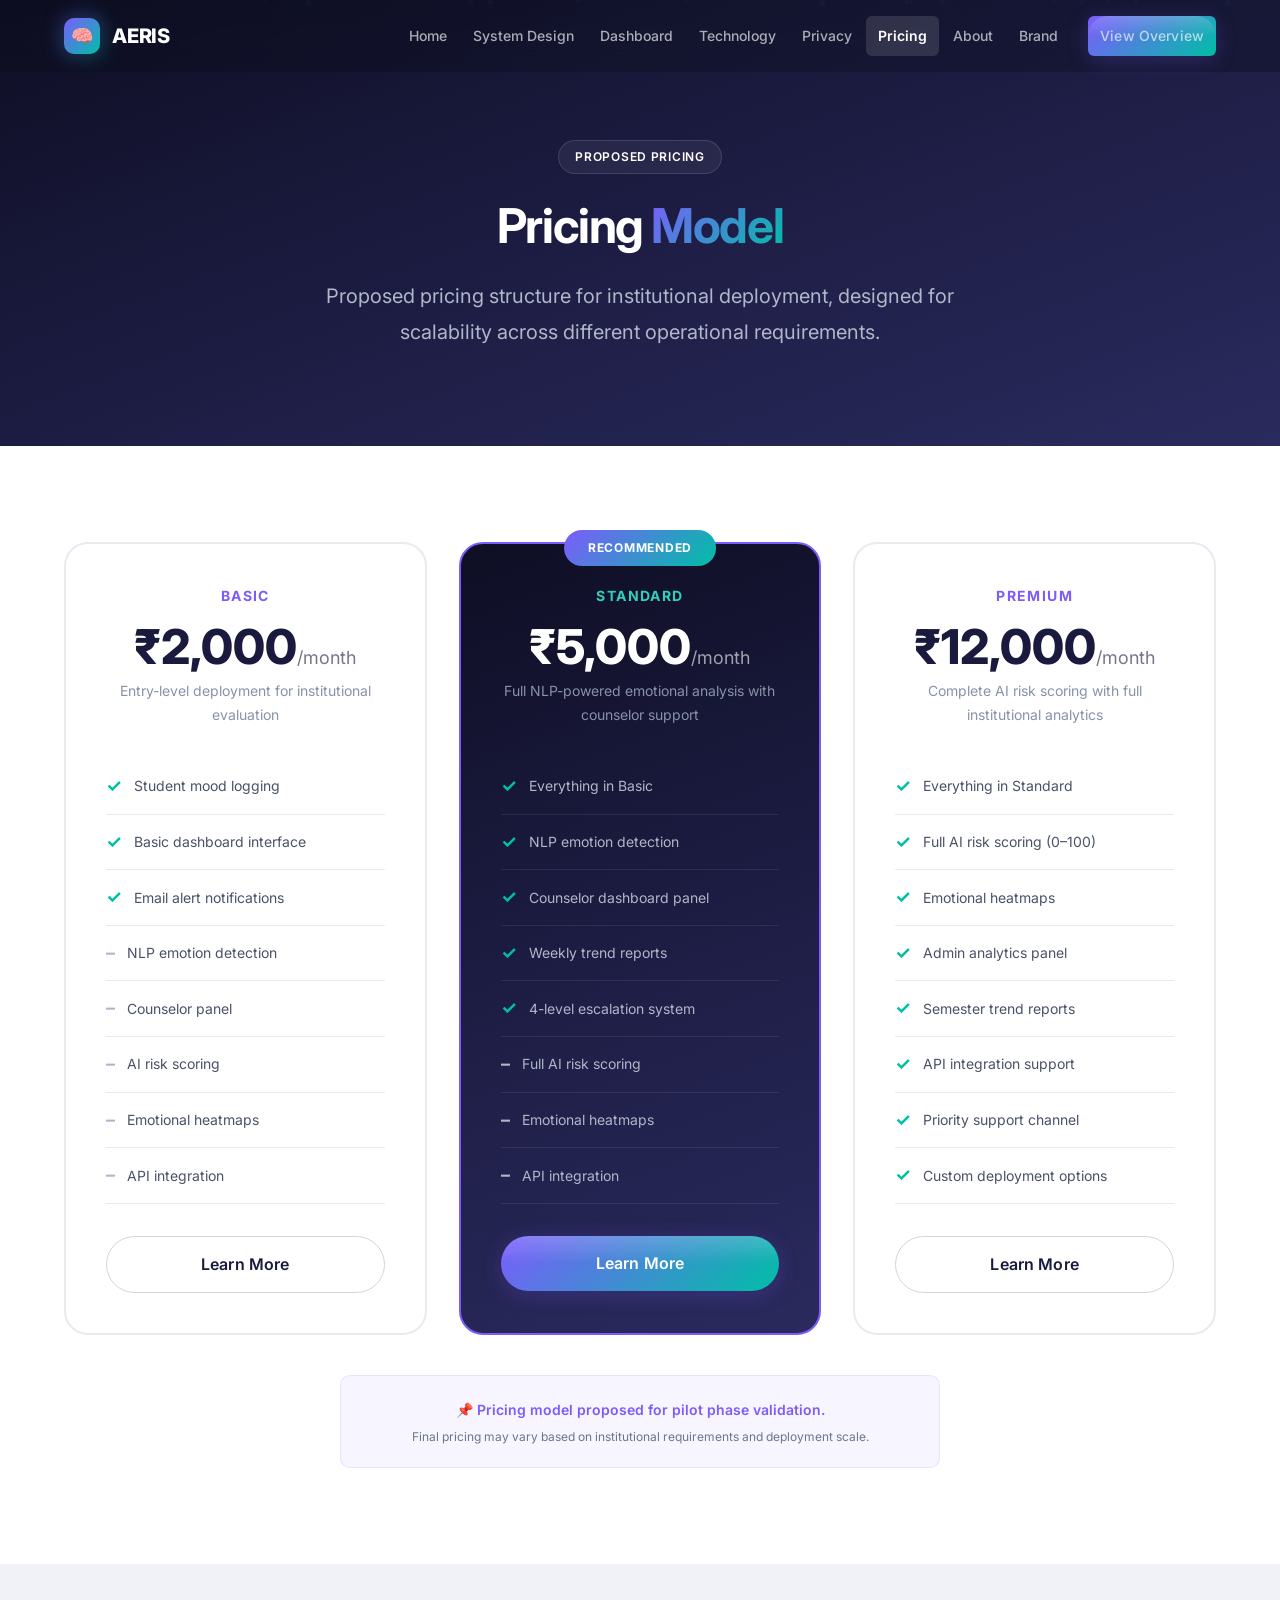
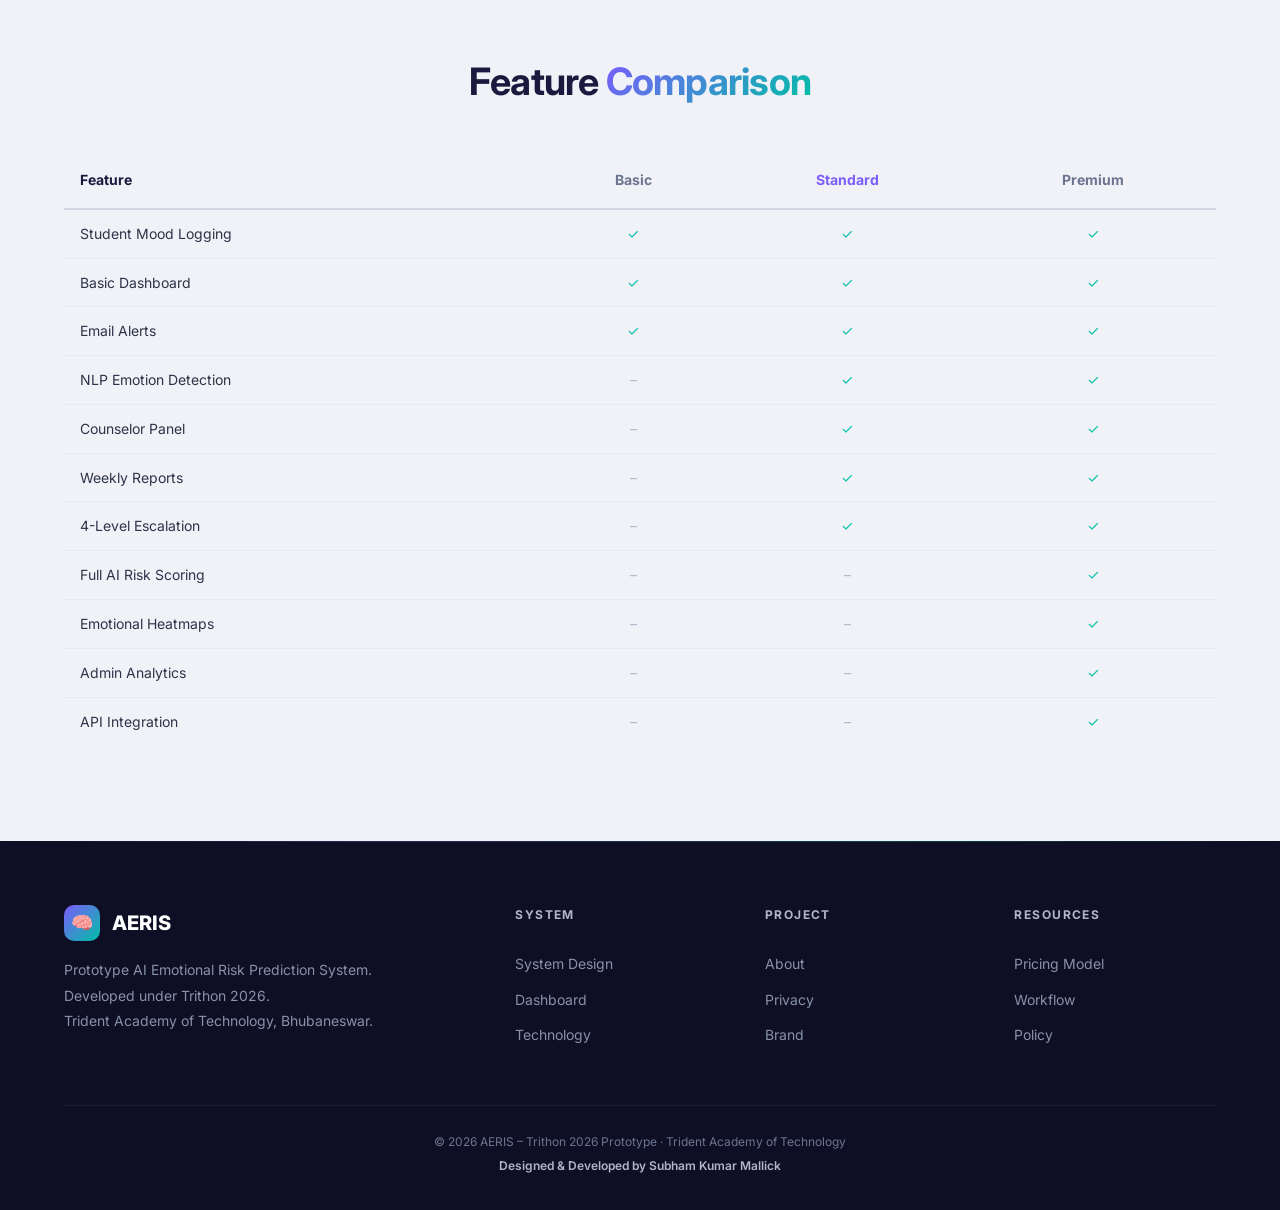
<file: pricing.html>
<!DOCTYPE html>
<html lang="en">

<head>
    <meta name="google-site-verification" content="9GneUdkAJm1RzQAUMjqqXZBYtyENcYG-P2ZtTVGf7Zw" />
    <meta charset="UTF-8">
    <meta name="viewport" content="width=device-width, initial-scale=1.0">
    <title>Pricing – AERIS Proposed Pricing Model</title>
    <meta name="description"
        content="AERIS proposed pricing model: Basic, Standard, and Premium tiers for pilot phase validation in Indian Rupees.">
    <link rel="stylesheet" href="css/styles.css">
    <link rel="icon"
        href="data:image/svg+xml,<svg xmlns='http://www.w3.org/2000/svg' viewBox='0 0 100 100'><text y='.9em' font-size='90'>🧠</text></svg>">
</head>

<body>
    <nav class="navbar" id="navbar">
        <div class="container">
            <a href="index.html" class="navbar-brand">
                <div class="navbar-logo">🧠</div>AERIS
            </a>
            <div class="nav-links" id="navLinks">
                <a href="index.html">Home</a><a href="product.html">System Design</a><a
                    href="dashboard.html">Dashboard</a><a href="technology.html">Technology</a><a
                    href="security.html">Privacy</a><a href="pricing.html" class="active">Pricing</a><a
                    href="about.html">About</a><a href="branding.html">Brand</a>
                <div class="nav-cta"><a href="index.html#system-overview" class="btn btn-primary btn-sm">View
                        Overview</a></div>
            </div>
            <div class="nav-toggle" id="navToggle"><span></span><span></span><span></span></div>
        </div>
    </nav>

    <section class="section section--dark" style="padding-top:140px;position:relative;">
        <div class="particles"></div>
        <div class="container text-center" style="position:relative;z-index:1;">
            <div class="badge badge--glass" style="margin-bottom:var(--space-6);">Proposed Pricing</div>
            <h1 class="reveal" style="margin-bottom:var(--space-6);">Pricing <span class="gradient-text">Model</span>
            </h1>
            <p class="section-subtitle reveal"
                style="margin:0 auto;color:var(--color-gray-300);font-size:var(--font-size-xl);max-width:700px;">
                Proposed pricing structure for institutional deployment, designed for scalability across different
                operational requirements.
            </p>
        </div>
    </section>

    <!-- PRICING CARDS -->
    <section class="section">
        <div class="container">
            <div class="grid-3 stagger-children" style="align-items:stretch;">
                <!-- BASIC -->
                <div class="pricing-card reveal">
                    <div class="pricing-tier">Basic</div>
                    <div class="pricing-price">₹2,000<span>/month</span></div>
                    <div class="pricing-desc">Entry-level deployment for institutional evaluation</div>
                    <div class="pricing-features">
                        <div class="pricing-feature"><span class="check">✓</span> Student mood logging</div>
                        <div class="pricing-feature"><span class="check">✓</span> Basic dashboard interface</div>
                        <div class="pricing-feature"><span class="check">✓</span> Email alert notifications</div>
                        <div class="pricing-feature"><span class="cross">–</span> NLP emotion detection</div>
                        <div class="pricing-feature"><span class="cross">–</span> Counselor panel</div>
                        <div class="pricing-feature"><span class="cross">–</span> AI risk scoring</div>
                        <div class="pricing-feature"><span class="cross">–</span> Emotional heatmaps</div>
                        <div class="pricing-feature"><span class="cross">–</span> API integration</div>
                    </div>
                    <a href="about.html" class="btn btn-secondary--dark" style="width:100%;">Learn More</a>
                </div>
                <!-- STANDARD -->
                <div class="pricing-card featured reveal">
                    <div class="pricing-badge">Recommended</div>
                    <div class="pricing-tier">Standard</div>
                    <div class="pricing-price">₹5,000<span>/month</span></div>
                    <div class="pricing-desc">Full NLP-powered emotional analysis with counselor support</div>
                    <div class="pricing-features">
                        <div class="pricing-feature"><span class="check">✓</span> Everything in Basic</div>
                        <div class="pricing-feature"><span class="check">✓</span> NLP emotion detection</div>
                        <div class="pricing-feature"><span class="check">✓</span> Counselor dashboard panel</div>
                        <div class="pricing-feature"><span class="check">✓</span> Weekly trend reports</div>
                        <div class="pricing-feature"><span class="check">✓</span> 4-level escalation system</div>
                        <div class="pricing-feature"><span class="cross">–</span> Full AI risk scoring</div>
                        <div class="pricing-feature"><span class="cross">–</span> Emotional heatmaps</div>
                        <div class="pricing-feature"><span class="cross">–</span> API integration</div>
                    </div>
                    <a href="about.html" class="btn btn-primary" style="width:100%;">Learn More</a>
                </div>
                <!-- PREMIUM -->
                <div class="pricing-card reveal">
                    <div class="pricing-tier">Premium</div>
                    <div class="pricing-price">₹12,000<span>/month</span></div>
                    <div class="pricing-desc">Complete AI risk scoring with full institutional analytics</div>
                    <div class="pricing-features">
                        <div class="pricing-feature"><span class="check">✓</span> Everything in Standard</div>
                        <div class="pricing-feature"><span class="check">✓</span> Full AI risk scoring (0–100)</div>
                        <div class="pricing-feature"><span class="check">✓</span> Emotional heatmaps</div>
                        <div class="pricing-feature"><span class="check">✓</span> Admin analytics panel</div>
                        <div class="pricing-feature"><span class="check">✓</span> Semester trend reports</div>
                        <div class="pricing-feature"><span class="check">✓</span> API integration support</div>
                        <div class="pricing-feature"><span class="check">✓</span> Priority support channel</div>
                        <div class="pricing-feature"><span class="check">✓</span> Custom deployment options</div>
                    </div>
                    <a href="about.html" class="btn btn-secondary--dark" style="width:100%;">Learn More</a>
                </div>
            </div>
            <div class="reveal text-center"
                style="margin-top:var(--space-10);padding:var(--space-5);background:rgba(124,92,252,0.06);border:1px solid rgba(124,92,252,0.12);border-radius:var(--radius-md);max-width:600px;margin-left:auto;margin-right:auto;">
                <span style="font-size:var(--font-size-sm);color:var(--color-lavender);font-weight:600;">📌 Pricing
                    model proposed for pilot phase validation.</span><br>
                <span
                    style="font-size:var(--font-size-xs);color:var(--color-gray-500);margin-top:var(--space-1);display:block;">Final
                    pricing may vary based on institutional requirements and deployment scale.</span>
            </div>
        </div>
    </section>

    <!-- COMPARISON TABLE -->
    <section class="section section--tinted">
        <div class="container">
            <h2 class="section-title text-center reveal" style="margin-bottom:var(--space-12);">Feature <span
                    class="gradient-text">Comparison</span></h2>
            <div class="reveal" style="overflow-x:auto;">
                <table style="width:100%;border-collapse:collapse;font-size:var(--font-size-sm);">
                    <thead>
                        <tr style="border-bottom:2px solid var(--color-gray-200);">
                            <th
                                style="text-align:left;padding:var(--space-4);color:var(--color-indigo);font-weight:700;">
                                Feature</th>
                            <th style="text-align:center;padding:var(--space-4);color:var(--color-gray-500);">Basic</th>
                            <th
                                style="text-align:center;padding:var(--space-4);color:var(--color-lavender);font-weight:700;">
                                Standard</th>
                            <th style="text-align:center;padding:var(--space-4);color:var(--color-gray-500);">Premium
                            </th>
                        </tr>
                    </thead>
                    <tbody>
                        <tr style="border-bottom:1px solid var(--color-gray-100);">
                            <td style="padding:var(--space-3) var(--space-4);">Student Mood Logging</td>
                            <td style="text-align:center;color:var(--color-teal);">✓</td>
                            <td style="text-align:center;color:var(--color-teal);">✓</td>
                            <td style="text-align:center;color:var(--color-teal);">✓</td>
                        </tr>
                        <tr style="border-bottom:1px solid var(--color-gray-100);">
                            <td style="padding:var(--space-3) var(--space-4);">Basic Dashboard</td>
                            <td style="text-align:center;color:var(--color-teal);">✓</td>
                            <td style="text-align:center;color:var(--color-teal);">✓</td>
                            <td style="text-align:center;color:var(--color-teal);">✓</td>
                        </tr>
                        <tr style="border-bottom:1px solid var(--color-gray-100);">
                            <td style="padding:var(--space-3) var(--space-4);">Email Alerts</td>
                            <td style="text-align:center;color:var(--color-teal);">✓</td>
                            <td style="text-align:center;color:var(--color-teal);">✓</td>
                            <td style="text-align:center;color:var(--color-teal);">✓</td>
                        </tr>
                        <tr style="border-bottom:1px solid var(--color-gray-100);">
                            <td style="padding:var(--space-3) var(--space-4);">NLP Emotion Detection</td>
                            <td style="text-align:center;color:var(--color-gray-300);">–</td>
                            <td style="text-align:center;color:var(--color-teal);">✓</td>
                            <td style="text-align:center;color:var(--color-teal);">✓</td>
                        </tr>
                        <tr style="border-bottom:1px solid var(--color-gray-100);">
                            <td style="padding:var(--space-3) var(--space-4);">Counselor Panel</td>
                            <td style="text-align:center;color:var(--color-gray-300);">–</td>
                            <td style="text-align:center;color:var(--color-teal);">✓</td>
                            <td style="text-align:center;color:var(--color-teal);">✓</td>
                        </tr>
                        <tr style="border-bottom:1px solid var(--color-gray-100);">
                            <td style="padding:var(--space-3) var(--space-4);">Weekly Reports</td>
                            <td style="text-align:center;color:var(--color-gray-300);">–</td>
                            <td style="text-align:center;color:var(--color-teal);">✓</td>
                            <td style="text-align:center;color:var(--color-teal);">✓</td>
                        </tr>
                        <tr style="border-bottom:1px solid var(--color-gray-100);">
                            <td style="padding:var(--space-3) var(--space-4);">4-Level Escalation</td>
                            <td style="text-align:center;color:var(--color-gray-300);">–</td>
                            <td style="text-align:center;color:var(--color-teal);">✓</td>
                            <td style="text-align:center;color:var(--color-teal);">✓</td>
                        </tr>
                        <tr style="border-bottom:1px solid var(--color-gray-100);">
                            <td style="padding:var(--space-3) var(--space-4);">Full AI Risk Scoring</td>
                            <td style="text-align:center;color:var(--color-gray-300);">–</td>
                            <td style="text-align:center;color:var(--color-gray-300);">–</td>
                            <td style="text-align:center;color:var(--color-teal);">✓</td>
                        </tr>
                        <tr style="border-bottom:1px solid var(--color-gray-100);">
                            <td style="padding:var(--space-3) var(--space-4);">Emotional Heatmaps</td>
                            <td style="text-align:center;color:var(--color-gray-300);">–</td>
                            <td style="text-align:center;color:var(--color-gray-300);">–</td>
                            <td style="text-align:center;color:var(--color-teal);">✓</td>
                        </tr>
                        <tr style="border-bottom:1px solid var(--color-gray-100);">
                            <td style="padding:var(--space-3) var(--space-4);">Admin Analytics</td>
                            <td style="text-align:center;color:var(--color-gray-300);">–</td>
                            <td style="text-align:center;color:var(--color-gray-300);">–</td>
                            <td style="text-align:center;color:var(--color-teal);">✓</td>
                        </tr>
                        <tr>
                            <td style="padding:var(--space-3) var(--space-4);">API Integration</td>
                            <td style="text-align:center;color:var(--color-gray-300);">–</td>
                            <td style="text-align:center;color:var(--color-gray-300);">–</td>
                            <td style="text-align:center;color:var(--color-teal);">✓</td>
                        </tr>
                    </tbody>
                </table>
            </div>
        </div>
    </section>

    <!-- FOOTER -->
    <footer class="footer">
        <div class="container">
            <div class="footer-grid">
                <div>
                    <div class="footer-brand">
                        <div class="navbar-logo">🧠</div>AERIS
                    </div>
                    <p class="footer-desc">Prototype AI Emotional Risk Prediction System.<br>Developed under Trithon
                        2026.<br>Trident Academy of Technology, Bhubaneswar.</p>
                </div>
                <div>
                    <div class="footer-title">System</div>
                    <div class="footer-links"><a href="product.html">System Design</a><a
                            href="dashboard.html">Dashboard</a><a href="technology.html">Technology</a></div>
                </div>
                <div>
                    <div class="footer-title">Project</div>
                    <div class="footer-links"><a href="about.html">About</a><a href="security.html">Privacy</a><a
                            href="branding.html">Brand</a></div>
                </div>
                <div>
                    <div class="footer-title">Resources</div>
                    <div class="footer-links"><a href="pricing.html">Pricing Model</a><a
                            href="index.html#workflow">Workflow</a><a href="index.html#policy">Policy</a></div>
                </div>
            </div>
            <div class="footer-bottom">
                <div>© 2026 AERIS – Trithon 2026 Prototype · Trident Academy of Technology</div>
                <div><strong>Designed &amp; Developed by Subham Kumar Mallick</strong></div>
            </div>
        </div>
    </footer>
    <script src="js/main.js"></script>
</body>

</html>
</file>
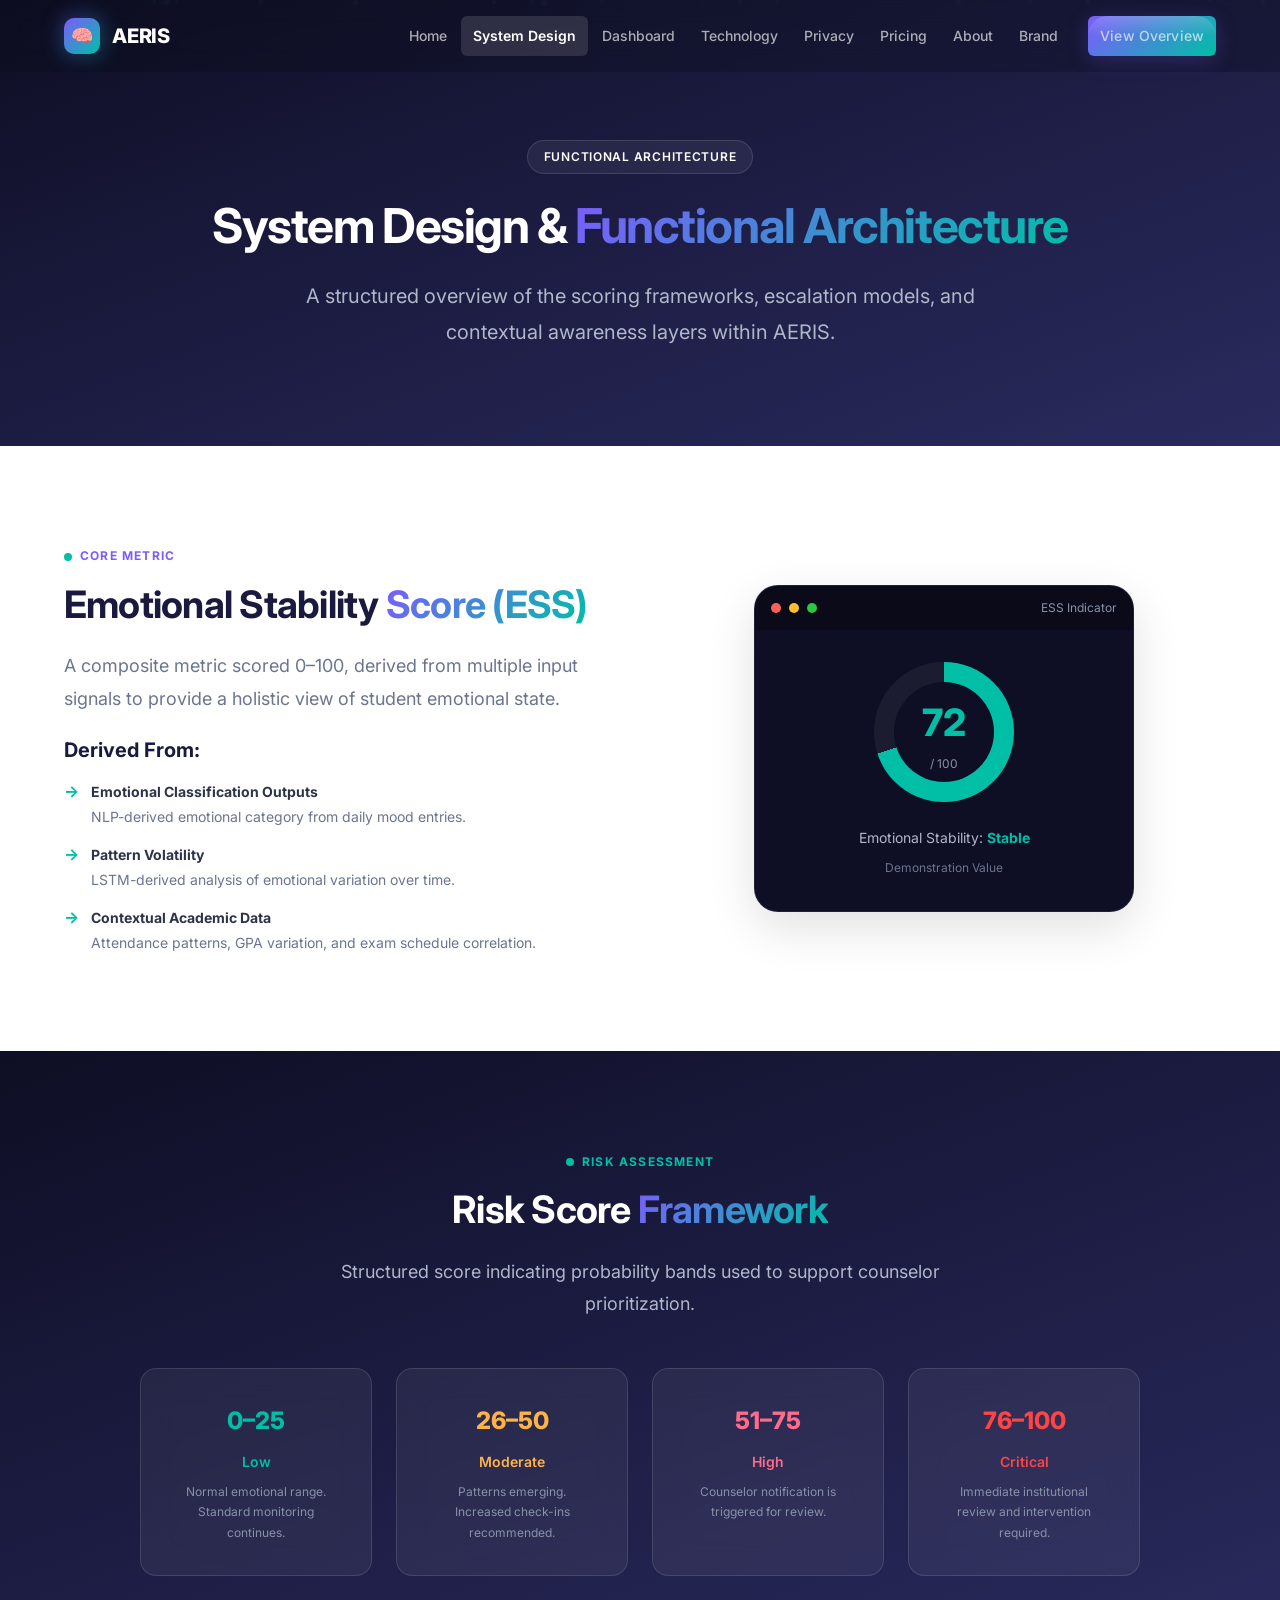
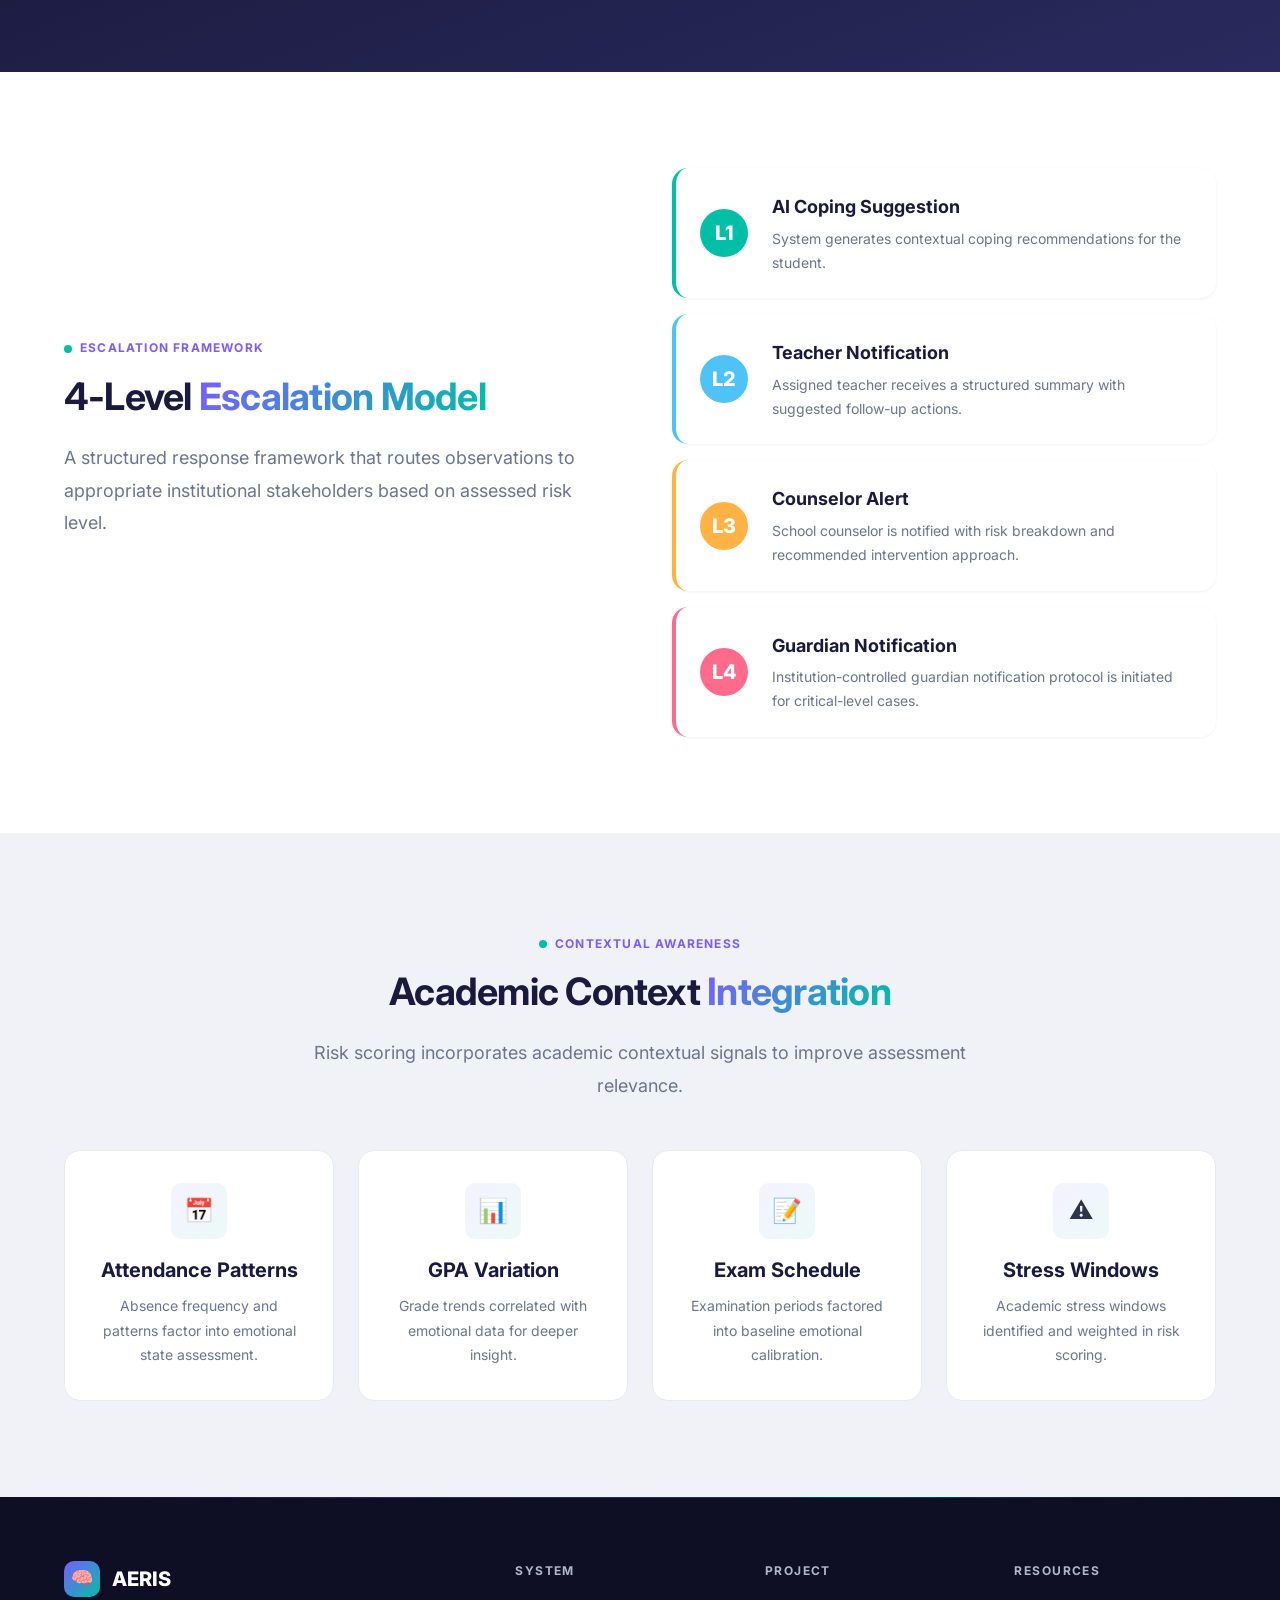
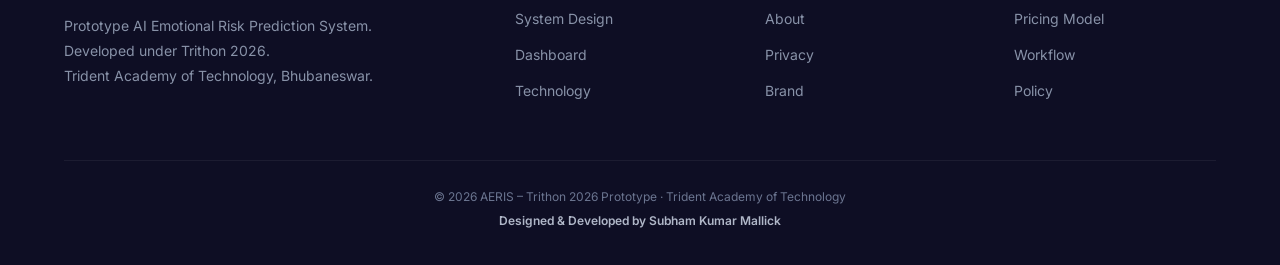
<file: product.html>
<!DOCTYPE html>
<html lang="en">

<head>
    <meta name="google-site-verification" content="9GneUdkAJm1RzQAUMjqqXZBYtyENcYG-P2ZtTVGf7Zw" />
    <meta charset="UTF-8">
    <meta name="viewport" content="width=device-width, initial-scale=1.0">
    <title>System Design – AERIS Functional Architecture</title>
    <meta name="description"
        content="AERIS system design: Emotional Stability Score, Risk Score framework, 4-Level Escalation Model, and Academic Context Awareness.">
    <link rel="stylesheet" href="css/styles.css">
    <link rel="icon"
        href="data:image/svg+xml,<svg xmlns='http://www.w3.org/2000/svg' viewBox='0 0 100 100'><text y='.9em' font-size='90'>🧠</text></svg>">
</head>

<body>
    <nav class="navbar" id="navbar">
        <div class="container">
            <a href="index.html" class="navbar-brand">
                <div class="navbar-logo">🧠</div>AERIS
            </a>
            <div class="nav-links" id="navLinks">
                <a href="index.html">Home</a><a href="product.html" class="active">System Design</a><a
                    href="dashboard.html">Dashboard</a><a href="technology.html">Technology</a><a
                    href="security.html">Privacy</a><a href="pricing.html">Pricing</a><a href="about.html">About</a><a
                    href="branding.html">Brand</a>
                <div class="nav-cta"><a href="index.html#system-overview" class="btn btn-primary btn-sm">View
                        Overview</a></div>
            </div>
            <div class="nav-toggle" id="navToggle"><span></span><span></span><span></span></div>
        </div>
    </nav>

    <section class="section section--dark" style="padding-top:140px;position:relative;">
        <div class="particles"></div>
        <div class="container text-center" style="position:relative;z-index:1;">
            <div class="badge badge--glass" style="margin-bottom:var(--space-6);">Functional Architecture</div>
            <h1 class="reveal" style="margin-bottom:var(--space-6);">System Design & <span
                    class="gradient-text">Functional Architecture</span></h1>
            <p class="section-subtitle reveal"
                style="margin:0 auto;color:var(--color-gray-300);font-size:var(--font-size-xl);max-width:700px;">
                A structured overview of the scoring frameworks, escalation models, and contextual awareness layers
                within AERIS.
            </p>
        </div>
    </section>

    <!-- EMOTIONAL STABILITY SCORE -->
    <section class="section" id="stability-score">
        <div class="container">
            <div class="grid-2" style="align-items:center;gap:var(--space-16);">
                <div class="reveal-left">
                    <span class="section-label">Core Metric</span>
                    <h2 class="section-title">Emotional Stability <span class="gradient-text">Score (ESS)</span></h2>
                    <p class="section-subtitle" style="margin-bottom:var(--space-6);">A composite metric scored 0–100,
                        derived from multiple input signals to provide a holistic view of student emotional state.</p>
                    <h5 style="margin-bottom:var(--space-4);">Derived From:</h5>
                    <div style="display:flex;flex-direction:column;gap:var(--space-3);">
                        <div style="display:flex;gap:var(--space-3);align-items:flex-start;">
                            <span style="color:var(--color-teal);font-weight:700;flex-shrink:0;">→</span>
                            <div><strong style="font-size:var(--font-size-sm);">Emotional Classification
                                    Outputs</strong>
                                <p style="font-size:var(--font-size-sm);color:var(--color-gray-500);margin:0;">
                                    NLP-derived emotional category from daily mood entries.</p>
                            </div>
                        </div>
                        <div style="display:flex;gap:var(--space-3);align-items:flex-start;">
                            <span style="color:var(--color-teal);font-weight:700;flex-shrink:0;">→</span>
                            <div><strong style="font-size:var(--font-size-sm);">Pattern Volatility</strong>
                                <p style="font-size:var(--font-size-sm);color:var(--color-gray-500);margin:0;">
                                    LSTM-derived analysis of emotional variation over time.</p>
                            </div>
                        </div>
                        <div style="display:flex;gap:var(--space-3);align-items:flex-start;">
                            <span style="color:var(--color-teal);font-weight:700;flex-shrink:0;">→</span>
                            <div><strong style="font-size:var(--font-size-sm);">Contextual Academic Data</strong>
                                <p style="font-size:var(--font-size-sm);color:var(--color-gray-500);margin:0;">
                                    Attendance patterns, GPA variation, and exam schedule correlation.</p>
                            </div>
                        </div>
                    </div>
                </div>
                <div class="reveal-right" style="display:flex;justify-content:center;">
                    <div style="width:100%;max-width:380px;">
                        <div class="dashboard-preview">
                            <div class="dashboard-titlebar">
                                <div class="dashboard-dot"></div>
                                <div class="dashboard-dot"></div>
                                <div class="dashboard-dot"></div><span
                                    style="margin-left:auto;font-size:var(--font-size-xs);color:var(--color-gray-400);">ESS
                                    Indicator</span>
                            </div>
                            <div style="padding:var(--space-8);text-align:center;">
                                <div
                                    style="width:140px;height:140px;margin:0 auto var(--space-6);border-radius:50%;background:conic-gradient(var(--color-teal) 0deg 252deg,rgba(255,255,255,0.06) 252deg 360deg);display:flex;align-items:center;justify-content:center;">
                                    <div
                                        style="width:100px;height:100px;border-radius:50%;background:var(--color-indigo-dark);display:flex;align-items:center;justify-content:center;flex-direction:column;">
                                        <span
                                            style="font-size:var(--font-size-4xl);font-weight:800;color:var(--color-teal);">72</span>
                                        <span style="font-size:var(--font-size-xs);color:var(--color-gray-400);">/
                                            100</span>
                                    </div>
                                </div>
                                <div style="font-size:var(--font-size-sm);color:var(--color-gray-300);">Emotional
                                    Stability: <strong style="color:var(--color-teal);">Stable</strong></div>
                                <div
                                    style="font-size:var(--font-size-xs);color:var(--color-gray-500);margin-top:var(--space-2);">
                                    Demonstration Value</div>
                            </div>
                        </div>
                    </div>
                </div>
            </div>
        </div>
    </section>

    <!-- RISK SCORE FRAMEWORK -->
    <section class="section section--dark" id="risk-score">
        <div class="container text-center">
            <span class="section-label reveal" style="color:var(--color-teal);">Risk Assessment</span>
            <h2 class="section-title reveal">Risk Score <span class="gradient-text">Framework</span></h2>
            <p class="section-subtitle reveal" style="margin:0 auto var(--space-12);color:var(--color-gray-300);">
                Structured score indicating probability bands used to support counselor prioritization.</p>
            <div class="grid-4 stagger-children" style="max-width:1000px;margin:0 auto;">
                <div class="card-glass reveal" style="text-align:center;">
                    <div style="font-size:var(--font-size-2xl);font-weight:800;color:var(--color-teal);">0–25</div>
                    <div
                        style="font-size:var(--font-size-sm);color:var(--color-teal);font-weight:600;margin-top:var(--space-2);">
                        Low</div>
                    <p style="font-size:var(--font-size-xs);color:var(--color-gray-400);margin-top:var(--space-2);">
                        Normal emotional range. Standard monitoring continues.</p>
                </div>
                <div class="card-glass reveal" style="text-align:center;">
                    <div style="font-size:var(--font-size-2xl);font-weight:800;color:var(--color-amber);">26–50</div>
                    <div
                        style="font-size:var(--font-size-sm);color:var(--color-amber);font-weight:600;margin-top:var(--space-2);">
                        Moderate</div>
                    <p style="font-size:var(--font-size-xs);color:var(--color-gray-400);margin-top:var(--space-2);">
                        Patterns emerging. Increased check-ins recommended.</p>
                </div>
                <div class="card-glass reveal" style="text-align:center;">
                    <div style="font-size:var(--font-size-2xl);font-weight:800;color:var(--color-coral);">51–75</div>
                    <div
                        style="font-size:var(--font-size-sm);color:var(--color-coral);font-weight:600;margin-top:var(--space-2);">
                        High</div>
                    <p style="font-size:var(--font-size-xs);color:var(--color-gray-400);margin-top:var(--space-2);">
                        Counselor notification is triggered for review.</p>
                </div>
                <div class="card-glass reveal" style="text-align:center;">
                    <div style="font-size:var(--font-size-2xl);font-weight:800;color:#ff4444;">76–100</div>
                    <div style="font-size:var(--font-size-sm);color:#ff4444;font-weight:600;margin-top:var(--space-2);">
                        Critical</div>
                    <p style="font-size:var(--font-size-xs);color:var(--color-gray-400);margin-top:var(--space-2);">
                        Immediate institutional review and intervention required.</p>
                </div>
            </div>
        </div>
    </section>

    <!-- 4-LEVEL ESCALATION -->
    <section class="section" id="escalation">
        <div class="container">
            <div class="grid-2" style="align-items:center;gap:var(--space-16);">
                <div class="reveal-left">
                    <span class="section-label">Escalation Framework</span>
                    <h2 class="section-title">4-Level <span class="gradient-text">Escalation Model</span></h2>
                    <p class="section-subtitle" style="margin-bottom:var(--space-8);">A structured response framework
                        that routes observations to appropriate institutional stakeholders based on assessed risk level.
                    </p>
                </div>
                <div class="reveal-right">
                    <div class="escalation-levels">
                        <div class="escalation-level level-1">
                            <div class="escalation-number">L1</div>
                            <div>
                                <div class="escalation-title">AI Coping Suggestion</div>
                                <div class="escalation-desc">System generates contextual coping recommendations for the
                                    student.</div>
                            </div>
                        </div>
                        <div class="escalation-level level-2">
                            <div class="escalation-number">L2</div>
                            <div>
                                <div class="escalation-title">Teacher Notification</div>
                                <div class="escalation-desc">Assigned teacher receives a structured summary with
                                    suggested follow-up actions.</div>
                            </div>
                        </div>
                        <div class="escalation-level level-3">
                            <div class="escalation-number">L3</div>
                            <div>
                                <div class="escalation-title">Counselor Alert</div>
                                <div class="escalation-desc">School counselor is notified with risk breakdown and
                                    recommended intervention approach.</div>
                            </div>
                        </div>
                        <div class="escalation-level level-4">
                            <div class="escalation-number">L4</div>
                            <div>
                                <div class="escalation-title">Guardian Notification</div>
                                <div class="escalation-desc">Institution-controlled guardian notification protocol is
                                    initiated for critical-level cases.</div>
                            </div>
                        </div>
                    </div>
                </div>
            </div>
        </div>
    </section>

    <!-- ACADEMIC CONTEXT -->
    <section class="section section--tinted" id="academic-context">
        <div class="container text-center">
            <span class="section-label reveal">Contextual Awareness</span>
            <h2 class="section-title reveal">Academic Context <span class="gradient-text">Integration</span></h2>
            <p class="section-subtitle reveal" style="margin:0 auto var(--space-12);">Risk scoring incorporates academic
                contextual signals to improve assessment relevance.</p>
            <div class="grid-4 stagger-children">
                <div class="card reveal" style="text-align:center;">
                    <div class="card-icon" style="margin:0 auto var(--space-5);">📅</div>
                    <h4 class="card-title">Attendance Patterns</h4>
                    <p class="card-text">Absence frequency and patterns factor into emotional state assessment.</p>
                </div>
                <div class="card reveal" style="text-align:center;">
                    <div class="card-icon" style="margin:0 auto var(--space-5);">📊</div>
                    <h4 class="card-title">GPA Variation</h4>
                    <p class="card-text">Grade trends correlated with emotional data for deeper insight.</p>
                </div>
                <div class="card reveal" style="text-align:center;">
                    <div class="card-icon" style="margin:0 auto var(--space-5);">📝</div>
                    <h4 class="card-title">Exam Schedule</h4>
                    <p class="card-text">Examination periods factored into baseline emotional calibration.</p>
                </div>
                <div class="card reveal" style="text-align:center;">
                    <div class="card-icon" style="margin:0 auto var(--space-5);">⚠️</div>
                    <h4 class="card-title">Stress Windows</h4>
                    <p class="card-text">Academic stress windows identified and weighted in risk scoring.</p>
                </div>
            </div>
        </div>
    </section>

    <!-- FOOTER -->
    <footer class="footer">
        <div class="container">
            <div class="footer-grid">
                <div>
                    <div class="footer-brand">
                        <div class="navbar-logo">🧠</div>AERIS
                    </div>
                    <p class="footer-desc">Prototype AI Emotional Risk Prediction System.<br>Developed under Trithon
                        2026.<br>Trident Academy of Technology, Bhubaneswar.</p>
                </div>
                <div>
                    <div class="footer-title">System</div>
                    <div class="footer-links"><a href="product.html">System Design</a><a
                            href="dashboard.html">Dashboard</a><a href="technology.html">Technology</a></div>
                </div>
                <div>
                    <div class="footer-title">Project</div>
                    <div class="footer-links"><a href="about.html">About</a><a href="security.html">Privacy</a><a
                            href="branding.html">Brand</a></div>
                </div>
                <div>
                    <div class="footer-title">Resources</div>
                    <div class="footer-links"><a href="pricing.html">Pricing Model</a><a
                            href="index.html#workflow">Workflow</a><a href="index.html#policy">Policy</a></div>
                </div>
            </div>
            <div class="footer-bottom">
                <div>© 2026 AERIS – Trithon 2026 Prototype · Trident Academy of Technology</div>
                <div><strong>Designed &amp; Developed by Subham Kumar Mallick</strong></div>
            </div>
        </div>
        </div>
    </footer>
    <script src="js/main.js"></script>
</body>

</html>
</file>
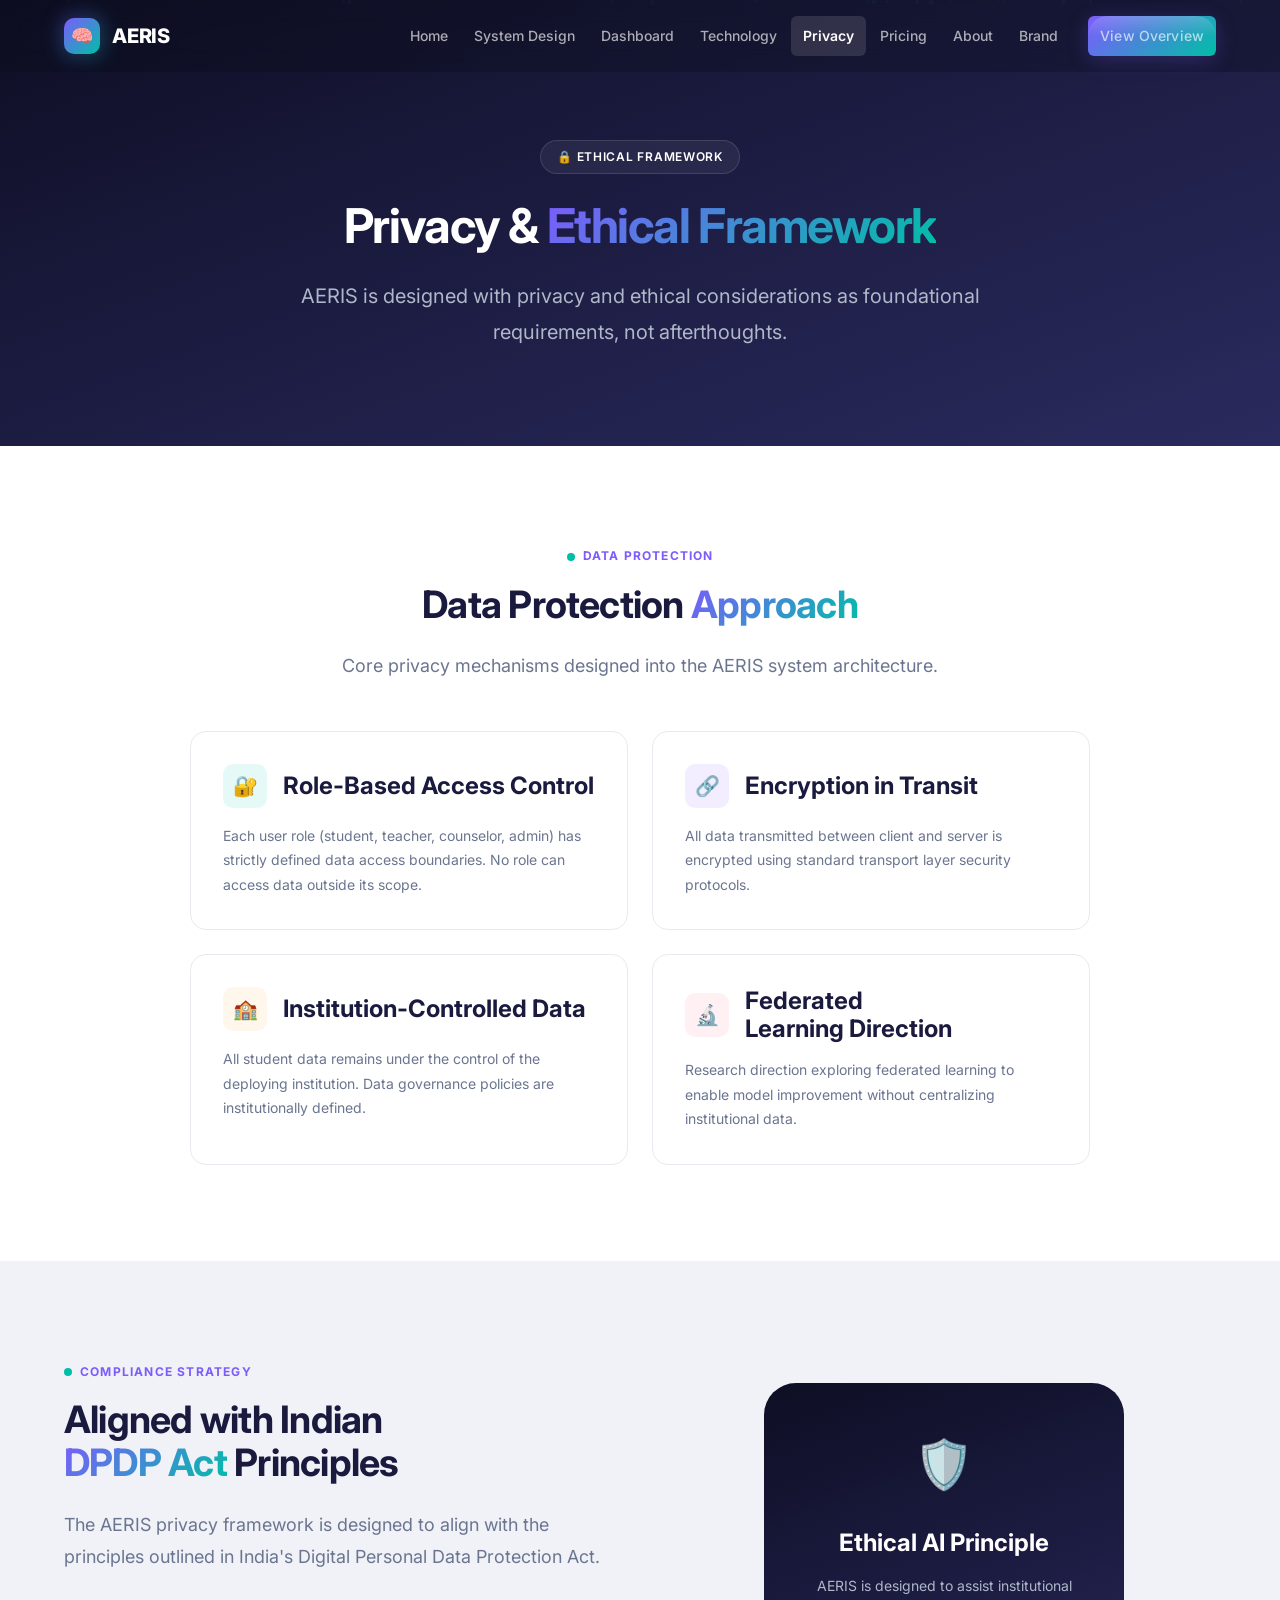
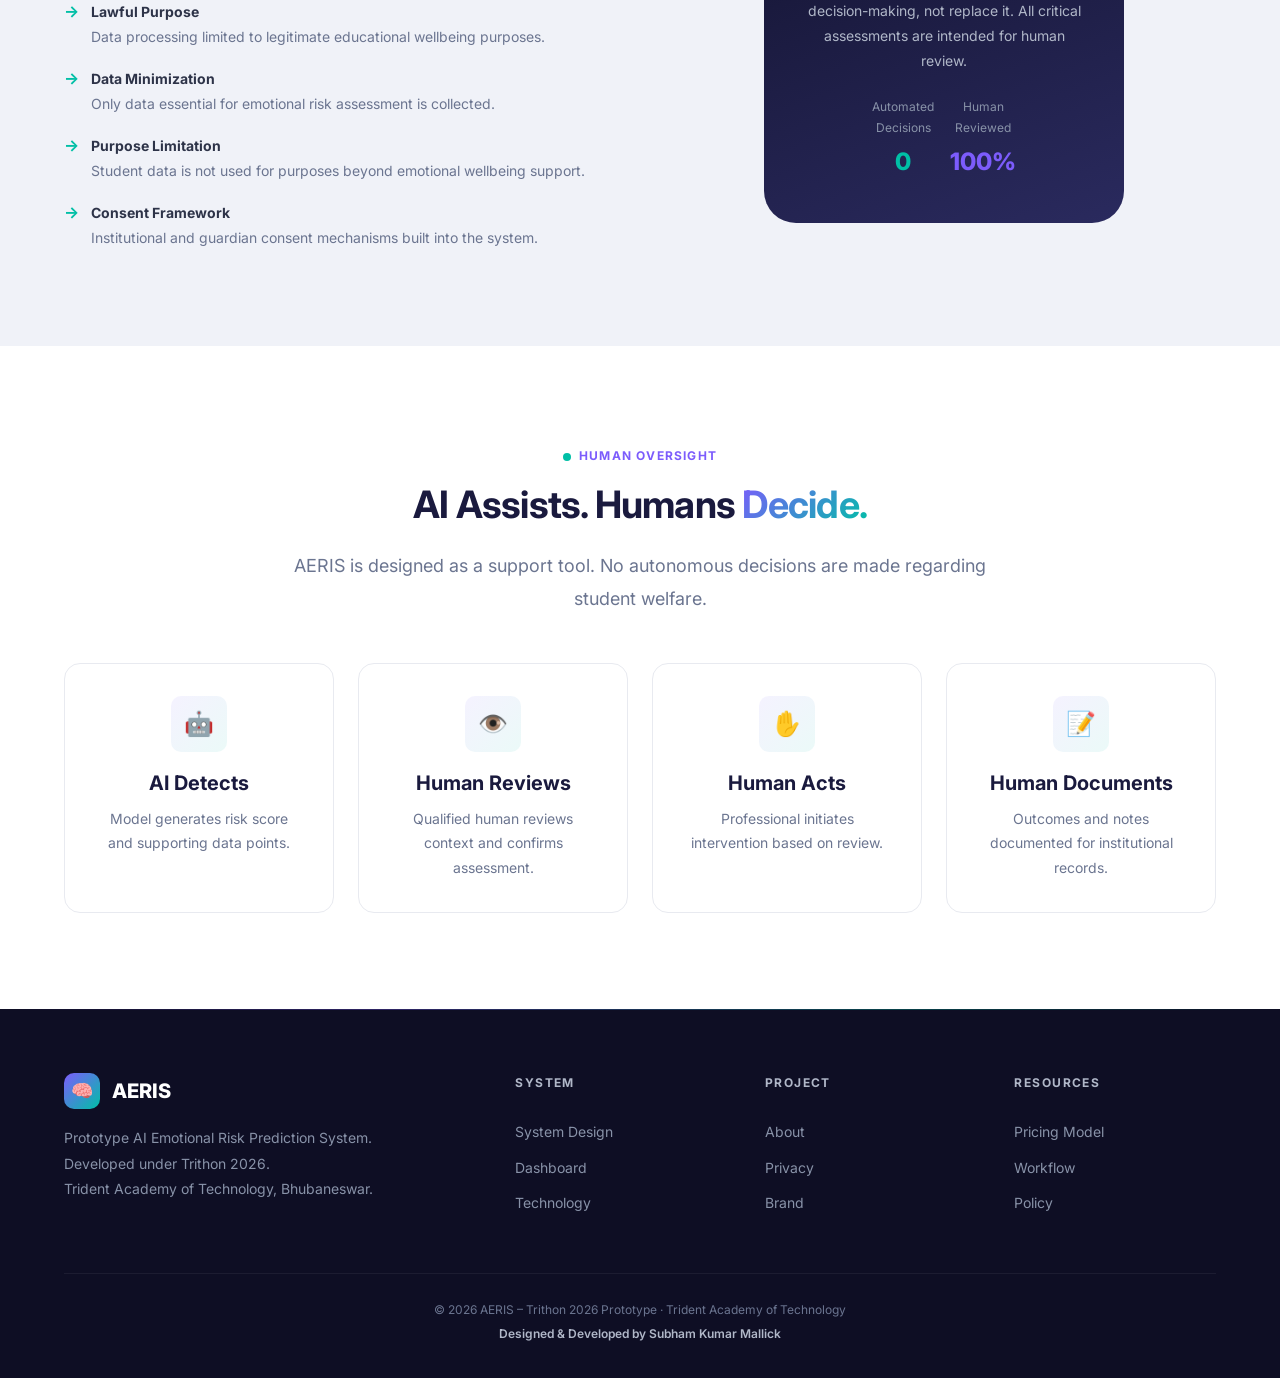
<file: security.html>
<!DOCTYPE html>
<html lang="en">

<head>
    <meta name="google-site-verification" content="9GneUdkAJm1RzQAUMjqqXZBYtyENcYG-P2ZtTVGf7Zw" />
    <meta charset="UTF-8">
    <meta name="viewport" content="width=device-width, initial-scale=1.0">
    <title>Privacy – AERIS Ethical Framework & Data Protection</title>
    <meta name="description"
        content="AERIS privacy and ethical framework: role-based access control, encryption, institutional data management, DPDP Act alignment.">
    <link rel="stylesheet" href="css/styles.css">
    <link rel="icon"
        href="data:image/svg+xml,<svg xmlns='http://www.w3.org/2000/svg' viewBox='0 0 100 100'><text y='.9em' font-size='90'>🧠</text></svg>">
</head>

<body>
    <nav class="navbar" id="navbar">
        <div class="container">
            <a href="index.html" class="navbar-brand">
                <div class="navbar-logo">🧠</div>AERIS
            </a>
            <div class="nav-links" id="navLinks">
                <a href="index.html">Home</a><a href="product.html">System Design</a><a
                    href="dashboard.html">Dashboard</a><a href="technology.html">Technology</a><a href="security.html"
                    class="active">Privacy</a><a href="pricing.html">Pricing</a><a href="about.html">About</a><a
                    href="branding.html">Brand</a>
                <div class="nav-cta"><a href="index.html#system-overview" class="btn btn-primary btn-sm">View
                        Overview</a></div>
            </div>
            <div class="nav-toggle" id="navToggle"><span></span><span></span><span></span></div>
        </div>
    </nav>

    <section class="section section--dark" style="padding-top:140px;position:relative;">
        <div class="particles"></div>
        <div class="container text-center" style="position:relative;z-index:1;">
            <div class="badge badge--glass" style="margin-bottom:var(--space-6);">🔒 Ethical Framework</div>
            <h1 class="reveal" style="margin-bottom:var(--space-6);">Privacy & <span class="gradient-text">Ethical
                    Framework</span></h1>
            <p class="section-subtitle reveal"
                style="margin:0 auto;color:var(--color-gray-300);font-size:var(--font-size-xl);max-width:700px;">
                AERIS is designed with privacy and ethical considerations as foundational requirements, not
                afterthoughts.
            </p>
        </div>
    </section>

    <!-- DATA PROTECTION APPROACH -->
    <section class="section" id="data-protection">
        <div class="container text-center">
            <span class="section-label reveal">Data Protection</span>
            <h2 class="section-title reveal">Data Protection <span class="gradient-text">Approach</span></h2>
            <p class="section-subtitle reveal" style="margin:0 auto var(--space-12);">Core privacy mechanisms designed
                into the AERIS system architecture.</p>
            <div class="grid-2 stagger-children" style="max-width:900px;margin:0 auto;gap:var(--space-6);">
                <div class="card reveal" style="text-align:left;">
                    <div style="display:flex;align-items:center;gap:var(--space-4);margin-bottom:var(--space-4);">
                        <div
                            style="width:44px;height:44px;border-radius:var(--radius-md);background:rgba(0,191,166,0.1);display:flex;align-items:center;justify-content:center;font-size:var(--font-size-xl);flex-shrink:0;">
                            🔐</div>
                        <h4 style="margin:0;">Role-Based Access Control</h4>
                    </div>
                    <p class="card-text">Each user role (student, teacher, counselor, admin) has strictly defined data
                        access boundaries. No role can access data outside its scope.</p>
                </div>
                <div class="card reveal" style="text-align:left;">
                    <div style="display:flex;align-items:center;gap:var(--space-4);margin-bottom:var(--space-4);">
                        <div
                            style="width:44px;height:44px;border-radius:var(--radius-md);background:rgba(124,92,252,0.1);display:flex;align-items:center;justify-content:center;font-size:var(--font-size-xl);flex-shrink:0;">
                            🔗</div>
                        <h4 style="margin:0;">Encryption in Transit</h4>
                    </div>
                    <p class="card-text">All data transmitted between client and server is encrypted using standard
                        transport layer security protocols.</p>
                </div>
                <div class="card reveal" style="text-align:left;">
                    <div style="display:flex;align-items:center;gap:var(--space-4);margin-bottom:var(--space-4);">
                        <div
                            style="width:44px;height:44px;border-radius:var(--radius-md);background:rgba(255,179,71,0.1);display:flex;align-items:center;justify-content:center;font-size:var(--font-size-xl);flex-shrink:0;">
                            🏫</div>
                        <h4 style="margin:0;">Institution-Controlled Data</h4>
                    </div>
                    <p class="card-text">All student data remains under the control of the deploying institution. Data
                        governance policies are institutionally defined.</p>
                </div>
                <div class="card reveal" style="text-align:left;">
                    <div style="display:flex;align-items:center;gap:var(--space-4);margin-bottom:var(--space-4);">
                        <div
                            style="width:44px;height:44px;border-radius:var(--radius-md);background:rgba(255,107,138,0.1);display:flex;align-items:center;justify-content:center;font-size:var(--font-size-xl);flex-shrink:0;">
                            🔬</div>
                        <h4 style="margin:0;">Federated Learning Direction</h4>
                    </div>
                    <p class="card-text">Research direction exploring federated learning to enable model improvement
                        without centralizing institutional data.</p>
                </div>
            </div>
        </div>
    </section>

    <!-- COMPLIANCE STRATEGY -->
    <section class="section section--tinted" id="compliance">
        <div class="container">
            <div class="grid-2" style="align-items:center;gap:var(--space-16);">
                <div class="reveal-left">
                    <span class="section-label">Compliance Strategy</span>
                    <h2 class="section-title">Aligned with Indian <span class="gradient-text">DPDP Act</span> Principles
                    </h2>
                    <p class="section-subtitle" style="margin-bottom:var(--space-6);">The AERIS privacy framework is
                        designed to align with the principles outlined in India's Digital Personal Data Protection Act.
                    </p>
                    <div style="display:flex;flex-direction:column;gap:var(--space-4);">
                        <div style="display:flex;gap:var(--space-3);align-items:flex-start;">
                            <span style="color:var(--color-teal);font-weight:700;flex-shrink:0;">→</span>
                            <div><strong style="font-size:var(--font-size-sm);">Lawful Purpose</strong>
                                <p style="font-size:var(--font-size-sm);color:var(--color-gray-500);margin:0;">Data
                                    processing limited to legitimate educational wellbeing purposes.</p>
                            </div>
                        </div>
                        <div style="display:flex;gap:var(--space-3);align-items:flex-start;">
                            <span style="color:var(--color-teal);font-weight:700;flex-shrink:0;">→</span>
                            <div><strong style="font-size:var(--font-size-sm);">Data Minimization</strong>
                                <p style="font-size:var(--font-size-sm);color:var(--color-gray-500);margin:0;">Only data
                                    essential for emotional risk assessment is collected.</p>
                            </div>
                        </div>
                        <div style="display:flex;gap:var(--space-3);align-items:flex-start;">
                            <span style="color:var(--color-teal);font-weight:700;flex-shrink:0;">→</span>
                            <div><strong style="font-size:var(--font-size-sm);">Purpose Limitation</strong>
                                <p style="font-size:var(--font-size-sm);color:var(--color-gray-500);margin:0;">Student
                                    data is not used for purposes beyond emotional wellbeing support.</p>
                            </div>
                        </div>
                        <div style="display:flex;gap:var(--space-3);align-items:flex-start;">
                            <span style="color:var(--color-teal);font-weight:700;flex-shrink:0;">→</span>
                            <div><strong style="font-size:var(--font-size-sm);">Consent Framework</strong>
                                <p style="font-size:var(--font-size-sm);color:var(--color-gray-500);margin:0;">
                                    Institutional and guardian consent mechanisms built into the system.</p>
                            </div>
                        </div>
                    </div>
                </div>
                <div class="reveal-right" style="display:flex;justify-content:center;">
                    <div
                        style="background:var(--gradient-hero);border-radius:var(--radius-2xl);padding:var(--space-10);max-width:360px;text-align:center;">
                        <div style="font-size:3rem;margin-bottom:var(--space-6);">🛡️</div>
                        <h4 style="color:var(--color-white);margin-bottom:var(--space-4);">Ethical AI Principle</h4>
                        <p
                            style="color:var(--color-gray-300);font-size:var(--font-size-sm);line-height:1.8;margin-bottom:var(--space-6);">
                            AERIS is designed to assist institutional decision-making, not replace it. All critical
                            assessments are intended for human review.
                        </p>
                        <div style="margin-top:var(--space-4);display:flex;gap:var(--space-4);justify-content:center;">
                            <div style="text-align:center;">
                                <div style="font-size:var(--font-size-xs);color:var(--color-gray-400);">
                                    Automated<br>Decisions</div>
                                <div
                                    style="font-size:var(--font-size-2xl);font-weight:800;color:var(--color-teal);margin-top:var(--space-1);">
                                    0</div>
                            </div>
                            <div style="text-align:center;">
                                <div style="font-size:var(--font-size-xs);color:var(--color-gray-400);">
                                    Human<br>Reviewed</div>
                                <div
                                    style="font-size:var(--font-size-2xl);font-weight:800;color:var(--color-lavender);margin-top:var(--space-1);">
                                    100%</div>
                            </div>
                        </div>
                    </div>
                </div>
            </div>
        </div>
    </section>

    <!-- HUMAN OVERSIGHT -->
    <section class="section" id="human-oversight">
        <div class="container text-center">
            <span class="section-label reveal">Human Oversight</span>
            <h2 class="section-title reveal">AI Assists. Humans <span class="gradient-text">Decide.</span></h2>
            <p class="section-subtitle reveal" style="margin:0 auto var(--space-12);">AERIS is designed as a support
                tool. No autonomous decisions are made regarding student welfare.</p>
            <div class="grid-4 stagger-children">
                <div class="card reveal" style="text-align:center;">
                    <div class="card-icon" style="margin:0 auto var(--space-5);">🤖</div>
                    <h4 class="card-title">AI Detects</h4>
                    <p class="card-text">Model generates risk score and supporting data points.</p>
                </div>
                <div class="card reveal" style="text-align:center;">
                    <div class="card-icon" style="margin:0 auto var(--space-5);">👁️</div>
                    <h4 class="card-title">Human Reviews</h4>
                    <p class="card-text">Qualified human reviews context and confirms assessment.</p>
                </div>
                <div class="card reveal" style="text-align:center;">
                    <div class="card-icon" style="margin:0 auto var(--space-5);">✋</div>
                    <h4 class="card-title">Human Acts</h4>
                    <p class="card-text">Professional initiates intervention based on review.</p>
                </div>
                <div class="card reveal" style="text-align:center;">
                    <div class="card-icon" style="margin:0 auto var(--space-5);">📝</div>
                    <h4 class="card-title">Human Documents</h4>
                    <p class="card-text">Outcomes and notes documented for institutional records.</p>
                </div>
            </div>
        </div>
    </section>

    <!-- FOOTER -->
    <footer class="footer">
        <div class="container">
            <div class="footer-grid">
                <div>
                    <div class="footer-brand">
                        <div class="navbar-logo">🧠</div>AERIS
                    </div>
                    <p class="footer-desc">Prototype AI Emotional Risk Prediction System.<br>Developed under Trithon
                        2026.<br>Trident Academy of Technology, Bhubaneswar.</p>
                </div>
                <div>
                    <div class="footer-title">System</div>
                    <div class="footer-links"><a href="product.html">System Design</a><a
                            href="dashboard.html">Dashboard</a><a href="technology.html">Technology</a></div>
                </div>
                <div>
                    <div class="footer-title">Project</div>
                    <div class="footer-links"><a href="about.html">About</a><a href="security.html">Privacy</a><a
                            href="branding.html">Brand</a></div>
                </div>
                <div>
                    <div class="footer-title">Resources</div>
                    <div class="footer-links"><a href="pricing.html">Pricing Model</a><a
                            href="index.html#workflow">Workflow</a><a href="index.html#policy">Policy</a></div>
                </div>
            </div>
            <div class="footer-bottom">
                <div>© 2026 AERIS – Trithon 2026 Prototype · Trident Academy of Technology</div>
                <div><strong>Designed &amp; Developed by Subham Kumar Mallick</strong></div>
            </div>
        </div>
        </div>
    </footer>
    <script src="js/main.js"></script>
</body>

</html>
</file>
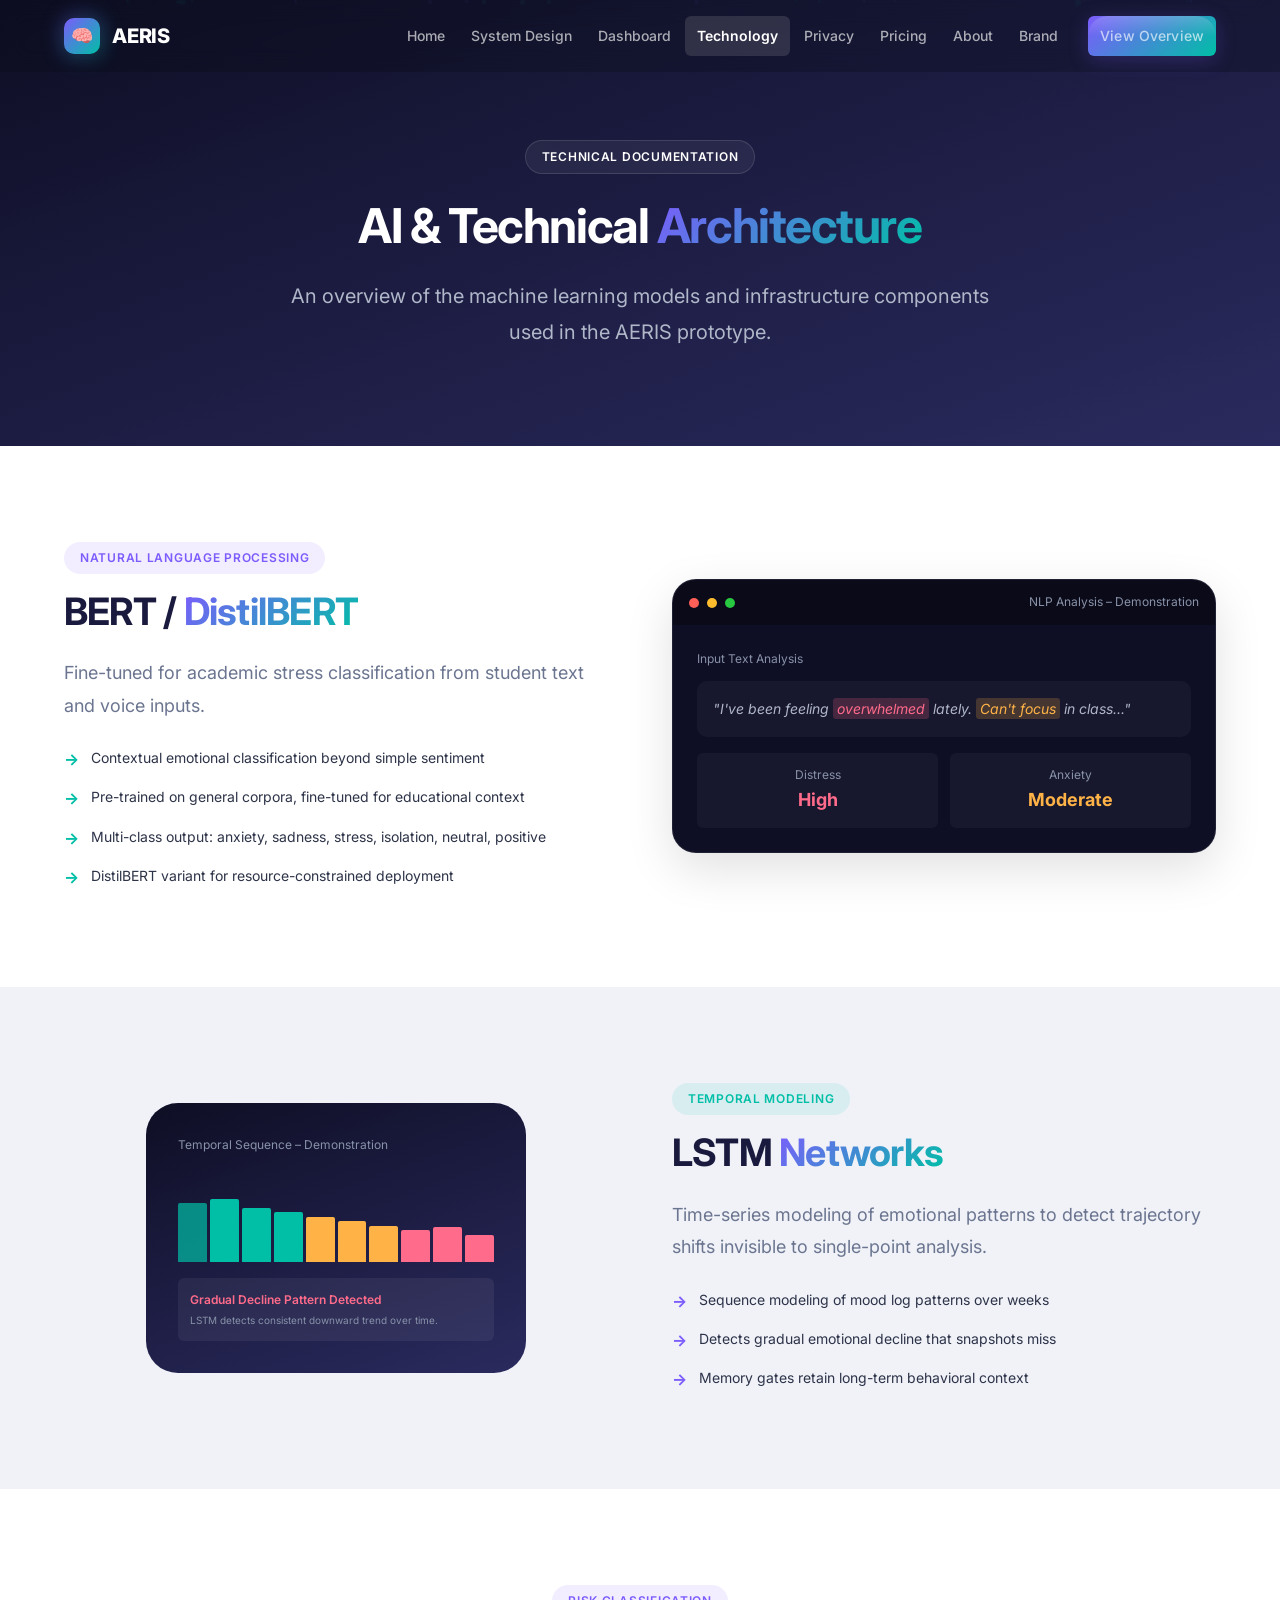
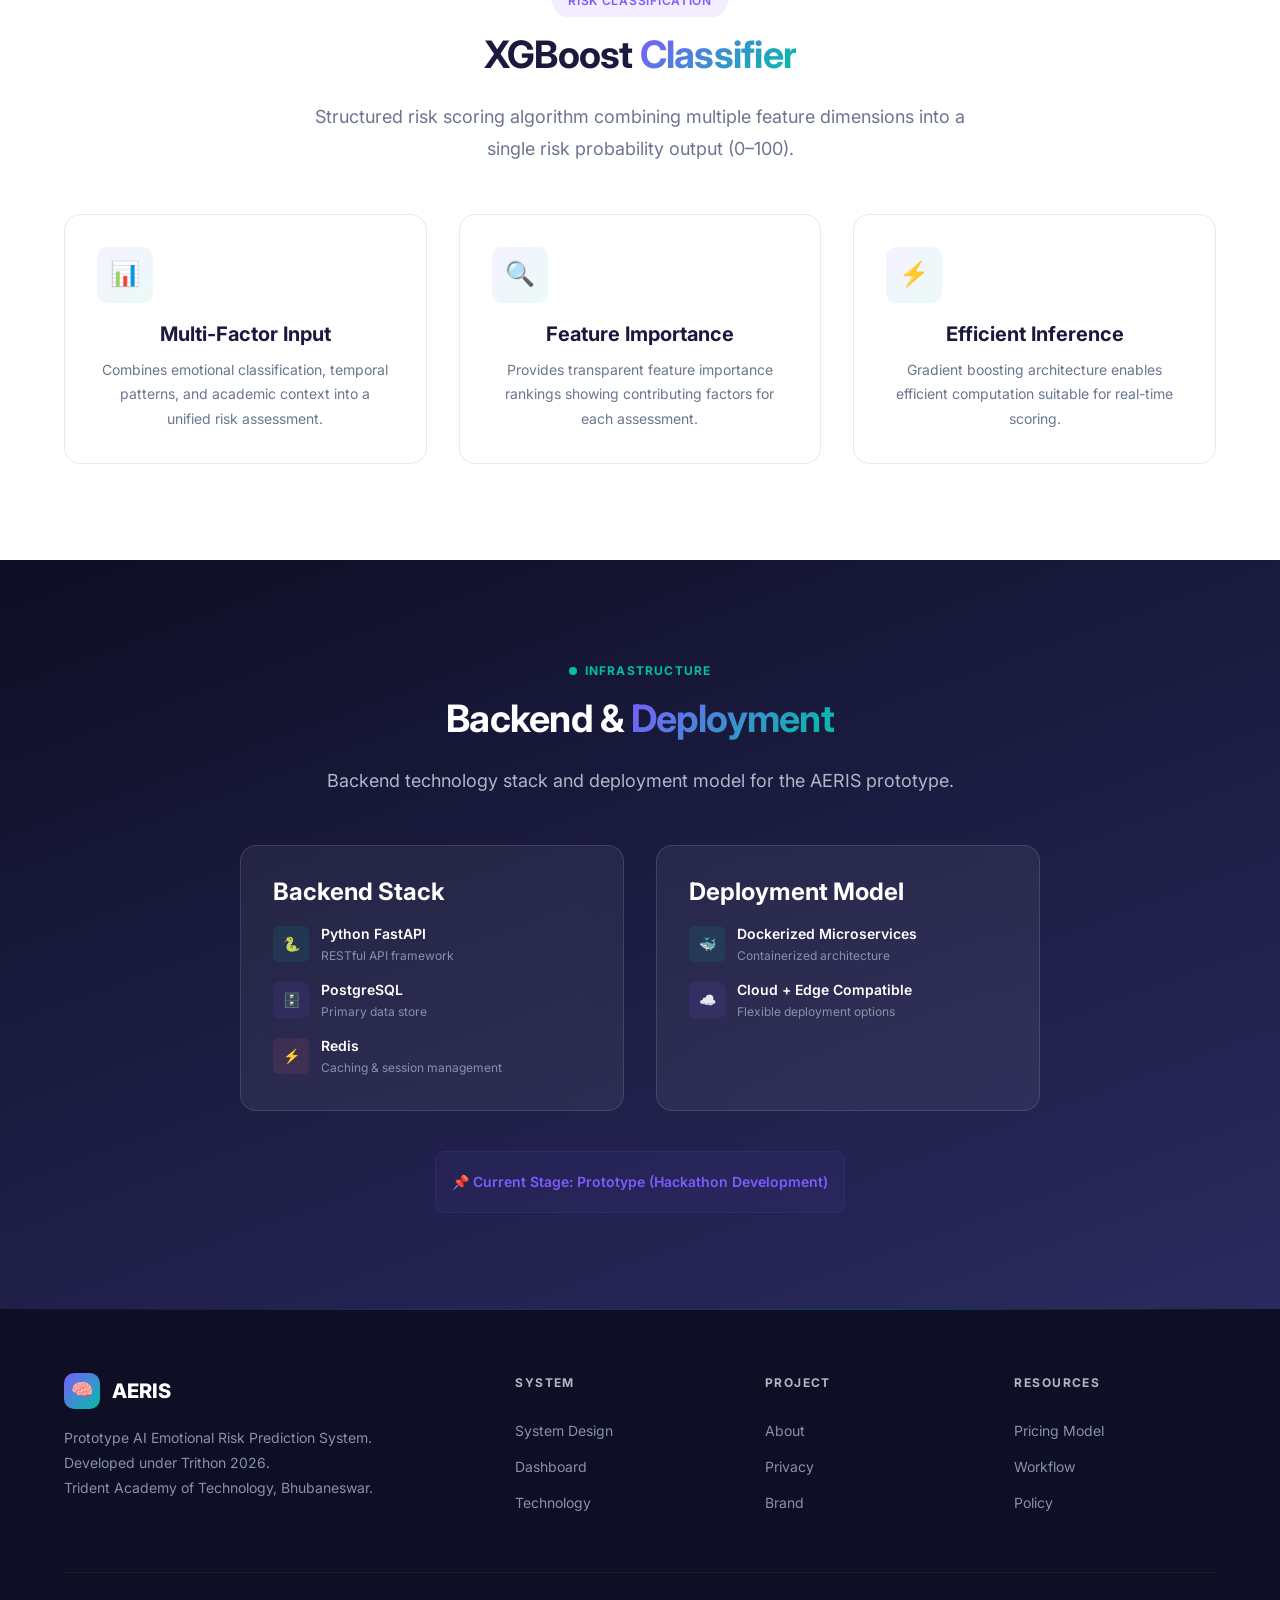
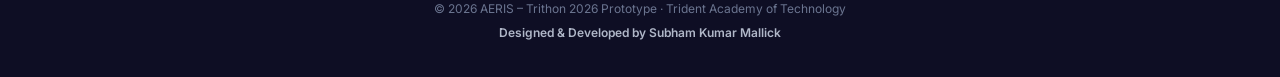
<file: technology.html>
<!DOCTYPE html>
<html lang="en">

<head>
    <meta name="google-site-verification" content="9GneUdkAJm1RzQAUMjqqXZBYtyENcYG-P2ZtTVGf7Zw" />
    <meta charset="UTF-8">
    <meta name="viewport" content="width=device-width, initial-scale=1.0">
    <title>Technology – AERIS AI & Technical Architecture</title>
    <meta name="description"
        content="AERIS technical architecture: BERT/DistilBERT NLP, LSTM temporal modeling, XGBoost risk scoring, Python FastAPI backend, Docker deployment.">
    <link rel="stylesheet" href="css/styles.css">
    <link rel="icon"
        href="data:image/svg+xml,<svg xmlns='http://www.w3.org/2000/svg' viewBox='0 0 100 100'><text y='.9em' font-size='90'>🧠</text></svg>">
</head>

<body>
    <nav class="navbar" id="navbar">
        <div class="container">
            <a href="index.html" class="navbar-brand">
                <div class="navbar-logo">🧠</div>AERIS
            </a>
            <div class="nav-links" id="navLinks">
                <a href="index.html">Home</a><a href="product.html">System Design</a><a
                    href="dashboard.html">Dashboard</a><a href="technology.html" class="active">Technology</a><a
                    href="security.html">Privacy</a><a href="pricing.html">Pricing</a><a href="about.html">About</a><a
                    href="branding.html">Brand</a>
                <div class="nav-cta"><a href="index.html#system-overview" class="btn btn-primary btn-sm">View
                        Overview</a></div>
            </div>
            <div class="nav-toggle" id="navToggle"><span></span><span></span><span></span></div>
        </div>
    </nav>

    <section class="section section--dark" style="padding-top:140px;position:relative;">
        <div class="particles"></div>
        <div class="container text-center" style="position:relative;z-index:1;">
            <div class="badge badge--glass" style="margin-bottom:var(--space-6);">Technical Documentation</div>
            <h1 class="reveal" style="margin-bottom:var(--space-6);">AI & Technical <span
                    class="gradient-text">Architecture</span></h1>
            <p class="section-subtitle reveal"
                style="margin:0 auto;color:var(--color-gray-300);font-size:var(--font-size-xl);max-width:700px;">
                An overview of the machine learning models and infrastructure components used in the AERIS prototype.
            </p>
        </div>
    </section>

    <!-- BERT / DistilBERT -->
    <section class="section" id="bert">
        <div class="container">
            <div class="grid-2" style="align-items:center;gap:var(--space-16);">
                <div class="reveal-left">
                    <div class="badge" style="margin-bottom:var(--space-4);">Natural Language Processing</div>
                    <h2 class="section-title">BERT / <span class="gradient-text">DistilBERT</span></h2>
                    <p class="section-subtitle" style="margin-bottom:var(--space-6);">Fine-tuned for academic stress
                        classification from student text and voice inputs.</p>
                    <div style="display:flex;flex-direction:column;gap:var(--space-3);">
                        <div style="display:flex;gap:var(--space-3);"><span
                                style="color:var(--color-teal);font-weight:700;">→</span><span
                                style="font-size:var(--font-size-sm);">Contextual emotional classification beyond simple
                                sentiment</span></div>
                        <div style="display:flex;gap:var(--space-3);"><span
                                style="color:var(--color-teal);font-weight:700;">→</span><span
                                style="font-size:var(--font-size-sm);">Pre-trained on general corpora, fine-tuned for
                                educational context</span></div>
                        <div style="display:flex;gap:var(--space-3);"><span
                                style="color:var(--color-teal);font-weight:700;">→</span><span
                                style="font-size:var(--font-size-sm);">Multi-class output: anxiety, sadness, stress,
                                isolation, neutral, positive</span></div>
                        <div style="display:flex;gap:var(--space-3);"><span
                                style="color:var(--color-teal);font-weight:700;">→</span><span
                                style="font-size:var(--font-size-sm);">DistilBERT variant for resource-constrained
                                deployment</span></div>
                    </div>
                </div>
                <div class="reveal-right">
                    <div class="dashboard-preview">
                        <div class="dashboard-titlebar">
                            <div class="dashboard-dot"></div>
                            <div class="dashboard-dot"></div>
                            <div class="dashboard-dot"></div><span
                                style="margin-left:auto;font-size:var(--font-size-xs);color:var(--color-gray-400);">NLP
                                Analysis – Demonstration</span>
                        </div>
                        <div style="padding:var(--space-6);">
                            <div
                                style="font-size:var(--font-size-xs);color:var(--color-gray-400);margin-bottom:var(--space-3);">
                                Input Text Analysis</div>
                            <div
                                style="background:rgba(255,255,255,0.04);border-radius:var(--radius-md);padding:var(--space-4);margin-bottom:var(--space-4);font-size:var(--font-size-sm);color:var(--color-gray-300);font-style:italic;">
                                "I've been feeling <span
                                    style="background:rgba(255,107,138,0.2);padding:2px 4px;border-radius:3px;color:var(--color-coral);">overwhelmed</span>
                                lately. <span
                                    style="background:rgba(255,179,71,0.2);padding:2px 4px;border-radius:3px;color:var(--color-amber);">Can't
                                    focus</span> in class..."
                            </div>
                            <div style="display:grid;grid-template-columns:repeat(2,1fr);gap:var(--space-3);">
                                <div
                                    style="background:rgba(255,255,255,0.04);border-radius:var(--radius-sm);padding:var(--space-3);text-align:center;">
                                    <div style="font-size:var(--font-size-xs);color:var(--color-gray-400);">Distress
                                    </div>
                                    <div
                                        style="font-size:var(--font-size-lg);font-weight:700;color:var(--color-coral);">
                                        High</div>
                                </div>
                                <div
                                    style="background:rgba(255,255,255,0.04);border-radius:var(--radius-sm);padding:var(--space-3);text-align:center;">
                                    <div style="font-size:var(--font-size-xs);color:var(--color-gray-400);">Anxiety
                                    </div>
                                    <div
                                        style="font-size:var(--font-size-lg);font-weight:700;color:var(--color-amber);">
                                        Moderate</div>
                                </div>
                            </div>
                        </div>
                    </div>
                </div>
            </div>
        </div>
    </section>

    <!-- LSTM -->
    <section class="section section--tinted" id="lstm">
        <div class="container">
            <div class="grid-2" style="align-items:center;gap:var(--space-16);">
                <div class="reveal-left" style="order:2;">
                    <div class="badge badge--teal" style="margin-bottom:var(--space-4);">Temporal Modeling</div>
                    <h2 class="section-title">LSTM <span class="gradient-text">Networks</span></h2>
                    <p class="section-subtitle" style="margin-bottom:var(--space-6);">Time-series modeling of emotional
                        patterns to detect trajectory shifts invisible to single-point analysis.</p>
                    <div style="display:flex;flex-direction:column;gap:var(--space-3);">
                        <div style="display:flex;gap:var(--space-3);"><span
                                style="color:var(--color-lavender);font-weight:700;">→</span><span
                                style="font-size:var(--font-size-sm);">Sequence modeling of mood log patterns over
                                weeks</span></div>
                        <div style="display:flex;gap:var(--space-3);"><span
                                style="color:var(--color-lavender);font-weight:700;">→</span><span
                                style="font-size:var(--font-size-sm);">Detects gradual emotional decline that snapshots
                                miss</span></div>
                        <div style="display:flex;gap:var(--space-3);"><span
                                style="color:var(--color-lavender);font-weight:700;">→</span><span
                                style="font-size:var(--font-size-sm);">Memory gates retain long-term behavioral
                                context</span></div>
                    </div>
                </div>
                <div class="reveal-right" style="order:1;display:flex;justify-content:center;">
                    <div
                        style="width:100%;max-width:380px;background:var(--gradient-hero);border-radius:var(--radius-2xl);padding:var(--space-8);">
                        <div
                            style="font-size:var(--font-size-xs);color:var(--color-gray-400);margin-bottom:var(--space-4);">
                            Temporal Sequence – Demonstration</div>
                        <div
                            style="display:flex;align-items:flex-end;gap:3px;height:90px;margin-bottom:var(--space-4);">
                            <div
                                style="flex:1;height:65%;background:var(--color-teal);border-radius:2px 2px 0 0;opacity:0.7;">
                            </div>
                            <div style="flex:1;height:70%;background:var(--color-teal);border-radius:2px 2px 0 0;">
                            </div>
                            <div style="flex:1;height:60%;background:var(--color-teal);border-radius:2px 2px 0 0;">
                            </div>
                            <div style="flex:1;height:55%;background:var(--color-teal);border-radius:2px 2px 0 0;">
                            </div>
                            <div style="flex:1;height:50%;background:var(--color-amber);border-radius:2px 2px 0 0;">
                            </div>
                            <div style="flex:1;height:45%;background:var(--color-amber);border-radius:2px 2px 0 0;">
                            </div>
                            <div style="flex:1;height:40%;background:var(--color-amber);border-radius:2px 2px 0 0;">
                            </div>
                            <div style="flex:1;height:35%;background:var(--color-coral);border-radius:2px 2px 0 0;">
                            </div>
                            <div style="flex:1;height:38%;background:var(--color-coral);border-radius:2px 2px 0 0;">
                            </div>
                            <div style="flex:1;height:30%;background:var(--color-coral);border-radius:2px 2px 0 0;">
                            </div>
                        </div>
                        <div
                            style="background:rgba(255,255,255,0.06);border-radius:var(--radius-sm);padding:var(--space-3);">
                            <div style="font-size:var(--font-size-xs);color:var(--color-coral);font-weight:600;">Gradual
                                Decline Pattern Detected</div>
                            <div style="font-size:10px;color:var(--color-gray-400);margin-top:2px;">LSTM detects
                                consistent downward trend over time.</div>
                        </div>
                    </div>
                </div>
            </div>
        </div>
    </section>

    <!-- XGBOOST -->
    <section class="section" id="xgboost">
        <div class="container text-center">
            <div class="badge" style="margin-bottom:var(--space-4);">Risk Classification</div>
            <h2 class="section-title reveal">XGBoost <span class="gradient-text">Classifier</span></h2>
            <p class="section-subtitle reveal" style="margin:0 auto var(--space-12);">Structured risk scoring algorithm
                combining multiple feature dimensions into a single risk probability output (0–100).</p>
            <div class="grid-3 stagger-children">
                <div class="card reveal">
                    <div class="card-icon">📊</div>
                    <h4 class="card-title">Multi-Factor Input</h4>
                    <p class="card-text">Combines emotional classification, temporal patterns, and academic context into
                        a unified risk assessment.</p>
                </div>
                <div class="card reveal">
                    <div class="card-icon">🔍</div>
                    <h4 class="card-title">Feature Importance</h4>
                    <p class="card-text">Provides transparent feature importance rankings showing contributing factors
                        for each assessment.</p>
                </div>
                <div class="card reveal">
                    <div class="card-icon">⚡</div>
                    <h4 class="card-title">Efficient Inference</h4>
                    <p class="card-text">Gradient boosting architecture enables efficient computation suitable for
                        real-time scoring.</p>
                </div>
            </div>
        </div>
    </section>

    <!-- BACKEND INFRASTRUCTURE -->
    <section class="section section--dark" id="backend">
        <div class="container text-center">
            <span class="section-label reveal" style="color:var(--color-teal);">Infrastructure</span>
            <h2 class="section-title reveal">Backend & <span class="gradient-text">Deployment</span></h2>
            <p class="section-subtitle reveal" style="margin:0 auto var(--space-12);color:var(--color-gray-300);">
                Backend technology stack and deployment model for the AERIS prototype.</p>
            <div class="grid-2 stagger-children" style="max-width:800px;margin:0 auto;gap:var(--space-8);">
                <div class="card-glass reveal" style="text-align:left;">
                    <h4 style="color:var(--color-white);margin-bottom:var(--space-4);">Backend Stack</h4>
                    <div style="display:flex;flex-direction:column;gap:var(--space-3);">
                        <div style="display:flex;align-items:center;gap:var(--space-3);">
                            <div
                                style="width:36px;height:36px;border-radius:var(--radius-sm);background:rgba(0,191,166,0.1);display:flex;align-items:center;justify-content:center;font-size:var(--font-size-sm);flex-shrink:0;">
                                🐍</div>
                            <div>
                                <div style="font-size:var(--font-size-sm);color:var(--color-white);font-weight:600;">
                                    Python FastAPI</div>
                                <div style="font-size:var(--font-size-xs);color:var(--color-gray-400);">RESTful API
                                    framework</div>
                            </div>
                        </div>
                        <div style="display:flex;align-items:center;gap:var(--space-3);">
                            <div
                                style="width:36px;height:36px;border-radius:var(--radius-sm);background:rgba(124,92,252,0.1);display:flex;align-items:center;justify-content:center;font-size:var(--font-size-sm);flex-shrink:0;">
                                🗄️</div>
                            <div>
                                <div style="font-size:var(--font-size-sm);color:var(--color-white);font-weight:600;">
                                    PostgreSQL</div>
                                <div style="font-size:var(--font-size-xs);color:var(--color-gray-400);">Primary data
                                    store</div>
                            </div>
                        </div>
                        <div style="display:flex;align-items:center;gap:var(--space-3);">
                            <div
                                style="width:36px;height:36px;border-radius:var(--radius-sm);background:rgba(255,107,138,0.1);display:flex;align-items:center;justify-content:center;font-size:var(--font-size-sm);flex-shrink:0;">
                                ⚡</div>
                            <div>
                                <div style="font-size:var(--font-size-sm);color:var(--color-white);font-weight:600;">
                                    Redis</div>
                                <div style="font-size:var(--font-size-xs);color:var(--color-gray-400);">Caching &
                                    session management</div>
                            </div>
                        </div>
                    </div>
                </div>
                <div class="card-glass reveal" style="text-align:left;">
                    <h4 style="color:var(--color-white);margin-bottom:var(--space-4);">Deployment Model</h4>
                    <div style="display:flex;flex-direction:column;gap:var(--space-3);">
                        <div style="display:flex;align-items:center;gap:var(--space-3);">
                            <div
                                style="width:36px;height:36px;border-radius:var(--radius-sm);background:rgba(0,191,166,0.1);display:flex;align-items:center;justify-content:center;font-size:var(--font-size-sm);flex-shrink:0;">
                                🐳</div>
                            <div>
                                <div style="font-size:var(--font-size-sm);color:var(--color-white);font-weight:600;">
                                    Dockerized Microservices</div>
                                <div style="font-size:var(--font-size-xs);color:var(--color-gray-400);">Containerized
                                    architecture</div>
                            </div>
                        </div>
                        <div style="display:flex;align-items:center;gap:var(--space-3);">
                            <div
                                style="width:36px;height:36px;border-radius:var(--radius-sm);background:rgba(124,92,252,0.1);display:flex;align-items:center;justify-content:center;font-size:var(--font-size-sm);flex-shrink:0;">
                                ☁️</div>
                            <div>
                                <div style="font-size:var(--font-size-sm);color:var(--color-white);font-weight:600;">
                                    Cloud + Edge Compatible</div>
                                <div style="font-size:var(--font-size-xs);color:var(--color-gray-400);">Flexible
                                    deployment options</div>
                            </div>
                        </div>
                    </div>
                </div>
            </div>
            <div class="reveal"
                style="margin-top:var(--space-10);padding:var(--space-4);background:rgba(124,92,252,0.06);border:1px solid rgba(124,92,252,0.12);border-radius:var(--radius-md);display:inline-block;">
                <span style="font-size:var(--font-size-sm);color:var(--color-lavender);font-weight:600;">📌 Current
                    Stage: Prototype (Hackathon Development)</span>
            </div>
        </div>
    </section>

    <!-- FOOTER -->
    <footer class="footer">
        <div class="container">
            <div class="footer-grid">
                <div>
                    <div class="footer-brand">
                        <div class="navbar-logo">🧠</div>AERIS
                    </div>
                    <p class="footer-desc">Prototype AI Emotional Risk Prediction System.<br>Developed under Trithon
                        2026.<br>Trident Academy of Technology, Bhubaneswar.</p>
                </div>
                <div>
                    <div class="footer-title">System</div>
                    <div class="footer-links"><a href="product.html">System Design</a><a
                            href="dashboard.html">Dashboard</a><a href="technology.html">Technology</a></div>
                </div>
                <div>
                    <div class="footer-title">Project</div>
                    <div class="footer-links"><a href="about.html">About</a><a href="security.html">Privacy</a><a
                            href="branding.html">Brand</a></div>
                </div>
                <div>
                    <div class="footer-title">Resources</div>
                    <div class="footer-links"><a href="pricing.html">Pricing Model</a><a
                            href="index.html#workflow">Workflow</a><a href="index.html#policy">Policy</a></div>
                </div>
            </div>
            <div class="footer-bottom">
                <div>© 2026 AERIS – Trithon 2026 Prototype · Trident Academy of Technology</div>
                <div><strong>Designed &amp; Developed by Subham Kumar Mallick</strong></div>
            </div>
        </div>
        </div>
    </footer>
    <script src="js/main.js"></script>
</body>

</html>
</file>
<file: css/styles.css>
/* ============================================
   AERIS Design System v2.0
   AI Emotional Risk Prediction & Intervention
   Designed by Subham Kumar Mallick
   ============================================ */

/* --- Google Fonts --- */
@import url('https://fonts.googleapis.com/css2?family=Inter:wght@300;400;500;600;700;800;900&display=swap');

/* --- CSS Custom Properties --- */
:root {
  /* Brand Colors */
  --color-indigo: #1a1a3e;
  --color-indigo-light: #2a2a5e;
  --color-indigo-dark: #0e0e24;
  --color-teal: #00bfa6;
  --color-teal-light: #33cfbb;
  --color-teal-dark: #009984;
  --color-lavender: #7c5cfc;
  --color-lavender-light: #9b80fd;
  --color-lavender-dark: #5a3ad9;
  --color-coral: #ff6b8a;
  --color-amber: #ffb347;
  --color-sky: #4fc3f7;

  /* Neutral Palette */
  --color-white: #ffffff;
  --color-off-white: #f0f2f8;
  --color-gray-50: #f7f8fb;
  --color-gray-100: #e8eaf0;
  --color-gray-200: #d1d5e0;
  --color-gray-300: #b0b7c8;
  --color-gray-400: #8892a8;
  --color-gray-500: #6b7590;
  --color-gray-600: #4a5268;
  --color-gray-700: #2d3348;
  --color-gray-800: #1c2030;
  --color-dark: #0d0f1a;

  /* Gradients */
  --gradient-primary: linear-gradient(135deg, var(--color-lavender) 0%, var(--color-teal) 100%);
  --gradient-hero: linear-gradient(160deg, #0e0e24 0%, #1a1a3e 40%, #2a2a5e 100%);
  --gradient-card: linear-gradient(135deg, rgba(124, 92, 252, 0.08) 0%, rgba(0, 191, 166, 0.08) 100%);
  --gradient-cta: linear-gradient(135deg, var(--color-lavender) 0%, var(--color-teal) 100%);
  --gradient-section: linear-gradient(180deg, var(--color-off-white) 0%, var(--color-white) 100%);

  /* Glass Effect */
  --glass-bg: rgba(255, 255, 255, 0.06);
  --glass-border: rgba(255, 255, 255, 0.12);
  --glass-bg-light: rgba(255, 255, 255, 0.85);
  --glass-border-light: rgba(255, 255, 255, 0.5);

  /* Typography — fluid scaling */
  --font-family: 'Inter', -apple-system, BlinkMacSystemFont, 'Segoe UI', Roboto, sans-serif;
  --font-size-xs: 0.75rem;
  --font-size-sm: 0.875rem;
  --font-size-base: 1rem;
  --font-size-lg: 1.125rem;
  --font-size-xl: 1.25rem;
  --font-size-2xl: 1.5rem;
  --font-size-3xl: clamp(1.5rem, 1.2rem + 1vw, 2rem);
  --font-size-4xl: clamp(1.75rem, 1.4rem + 1.2vw, 2.5rem);
  --font-size-5xl: clamp(2rem, 1.4rem + 2vw, 3.25rem);

  /* 8px Spacing System */
  --space-1: 4px;
  --space-2: 8px;
  --space-3: 12px;
  --space-4: 16px;
  --space-5: 20px;
  --space-6: 24px;
  --space-8: 32px;
  --space-10: 40px;
  --space-12: 48px;
  --space-16: 64px;
  --space-20: 80px;
  --space-24: 96px;
  --space-32: 128px;

  /* Border Radius */
  --radius-sm: 6px;
  --radius-md: 10px;
  --radius-lg: 16px;
  --radius-xl: 24px;
  --radius-2xl: 32px;
  --radius-full: 999px;

  /* Shadows */
  --shadow-sm: 0 1px 3px rgba(0, 0, 0, 0.06);
  --shadow-md: 0 4px 16px rgba(0, 0, 0, 0.08);
  --shadow-lg: 0 8px 32px rgba(0, 0, 0, 0.1);
  --shadow-xl: 0 16px 48px rgba(0, 0, 0, 0.12);
  --shadow-glow-teal: 0 0 30px rgba(0, 191, 166, 0.25);
  --shadow-glow-lavender: 0 0 30px rgba(124, 92, 252, 0.25);

  /* Transitions */
  --ease-out: cubic-bezier(0.16, 1, 0.3, 1);
  --ease-spring: cubic-bezier(0.34, 1.56, 0.64, 1);
  --transition-fast: 0.15s ease;
  --transition-base: 0.3s var(--ease-out);
  --transition-slow: 0.5s var(--ease-out);

  /* Nav */
  --nav-height: 72px;
  --nav-height-mobile: 64px;
}

/* --- Reset & Base --- */
*,
*::before,
*::after {
  margin: 0;
  padding: 0;
  box-sizing: border-box;
}

html {
  scroll-behavior: smooth;
  font-size: 16px;
  -webkit-font-smoothing: antialiased;
  -moz-osx-font-smoothing: grayscale;
}

body {
  font-family: var(--font-family);
  font-size: var(--font-size-base);
  font-weight: 400;
  line-height: 1.7;
  color: var(--color-gray-700);
  background: var(--color-white);
  overflow-x: hidden;
}

body.nav-open {
  overflow: hidden;
}

a {
  color: inherit;
  text-decoration: none;
  transition: color var(--transition-fast);
}

img {
  max-width: 100%;
  height: auto;
  display: block;
}

ul,
ol {
  list-style: none;
}

button {
  cursor: pointer;
  font-family: inherit;
  border: none;
  background: none;
}

/* --- Layout --- */
.container {
  width: 100%;
  max-width: 1200px;
  margin: 0 auto;
  padding: 0 var(--space-6);
}

.container-narrow {
  max-width: 900px;
}

.container-wide {
  max-width: 1400px;
}

.section {
  padding: var(--space-24) 0;
  position: relative;
}

.section--dark {
  background: var(--gradient-hero);
  color: var(--color-white);
}

.section--light {
  background: var(--gradient-section);
}

.section--tinted {
  background: var(--color-off-white);
}

.text-center {
  text-align: center;
}

.text-left {
  text-align: left;
}

/* --- Typography --- */
h1,
h2,
h3,
h4,
h5,
h6 {
  font-weight: 700;
  line-height: 1.15;
  color: var(--color-indigo);
  text-wrap: balance;
}

.section--dark h1,
.section--dark h2,
.section--dark h3,
.section--dark h4 {
  color: var(--color-white);
}

h1 {
  font-size: var(--font-size-5xl);
  letter-spacing: -0.03em;
}

h2 {
  font-size: var(--font-size-4xl);
  letter-spacing: -0.02em;
}

h3 {
  font-size: var(--font-size-3xl);
  letter-spacing: -0.01em;
}

h4 {
  font-size: var(--font-size-2xl);
}

h5 {
  font-size: var(--font-size-xl);
}

.section-label {
  display: inline-flex;
  align-items: center;
  gap: var(--space-2);
  font-size: var(--font-size-xs);
  font-weight: 700;
  text-transform: uppercase;
  letter-spacing: 0.1em;
  color: var(--color-lavender);
  margin-bottom: var(--space-4);
}

.section-label::before {
  content: '';
  width: 8px;
  height: 8px;
  border-radius: 50%;
  background: var(--color-teal);
  animation: pulse-dot 2s infinite;
}

@keyframes pulse-dot {

  0%,
  100% {
    opacity: 1;
    transform: scale(1);
  }

  50% {
    opacity: 0.5;
    transform: scale(1.4);
  }
}

.section-title {
  margin-bottom: var(--space-6);
}

.section-subtitle {
  font-size: var(--font-size-lg);
  color: var(--color-gray-500);
  max-width: 700px;
  line-height: 1.8;
}

.text-center .section-subtitle {
  margin: 0 auto;
}

.gradient-text {
  background: var(--gradient-primary);
  -webkit-background-clip: text;
  -webkit-text-fill-color: transparent;
  background-clip: text;
}

/* ============================================
   NAVBAR v2 — Pill active + glass backdrop
   ============================================ */
.navbar {
  position: fixed;
  top: 0;
  left: 0;
  right: 0;
  z-index: 1000;
  height: var(--nav-height);
  display: flex;
  align-items: center;
  transition: all 0.4s var(--ease-out);
  background: rgba(13, 15, 26, 0.3);
  backdrop-filter: blur(12px);
  -webkit-backdrop-filter: blur(12px);
}

.navbar.scrolled {
  background: rgba(13, 15, 26, 0.92);
  backdrop-filter: blur(24px);
  -webkit-backdrop-filter: blur(24px);
  height: 60px;
  box-shadow: 0 1px 0 rgba(255, 255, 255, 0.04), 0 4px 24px rgba(0, 0, 0, 0.2);
}

.navbar .container {
  display: flex;
  align-items: center;
  justify-content: space-between;
}

.navbar-brand {
  display: flex;
  align-items: center;
  gap: var(--space-3);
  font-size: var(--font-size-xl);
  font-weight: 800;
  color: var(--color-white);
  letter-spacing: -0.01em;
  z-index: 1002;
}

.navbar-logo {
  width: 36px;
  height: 36px;
  background: var(--gradient-primary);
  border-radius: var(--radius-md);
  display: flex;
  align-items: center;
  justify-content: center;
  font-size: var(--font-size-lg);
  color: var(--color-white);
  position: relative;
}

.navbar-logo::after {
  content: '';
  position: absolute;
  inset: -3px;
  border-radius: var(--radius-md);
  background: var(--gradient-primary);
  z-index: -1;
  opacity: 0.35;
  filter: blur(10px);
}

/* Nav Links — Desktop pill style */
.nav-links {
  display: flex;
  align-items: center;
  gap: 2px;
}

.nav-links a {
  font-size: var(--font-size-sm);
  font-weight: 500;
  color: rgba(255, 255, 255, 0.65);
  padding: var(--space-2) var(--space-3);
  border-radius: var(--radius-sm);
  transition: all 0.25s var(--ease-out);
  position: relative;
}

.nav-links a:hover {
  color: var(--color-white);
  background: rgba(255, 255, 255, 0.07);
}

.nav-links a.active {
  color: var(--color-white);
  background: rgba(255, 255, 255, 0.12);
  font-weight: 600;
}

.nav-links a::after {
  display: none;
}

.nav-cta {
  margin-left: var(--space-4);
}

/* Mobile Nav Toggle */
.nav-toggle {
  display: none;
  flex-direction: column;
  gap: 5px;
  width: 24px;
  cursor: pointer;
  z-index: 1002;
  padding: 8px;
}

.nav-toggle span {
  width: 100%;
  height: 2px;
  background: var(--color-white);
  border-radius: 2px;
  transition: all 0.35s var(--ease-out);
  transform-origin: center;
}

.nav-toggle.active span:nth-child(1) {
  transform: rotate(45deg) translate(5px, 5px);
}

.nav-toggle.active span:nth-child(2) {
  opacity: 0;
  transform: scaleX(0);
}

.nav-toggle.active span:nth-child(3) {
  transform: rotate(-45deg) translate(5px, -5px);
}

/* Mobile Nav Backdrop */
.nav-backdrop {
  display: none;
  position: fixed;
  inset: 0;
  background: rgba(0, 0, 0, 0.5);
  z-index: 998;
  opacity: 0;
  transition: opacity 0.35s var(--ease-out);
  backdrop-filter: blur(4px);
  -webkit-backdrop-filter: blur(4px);
}

.nav-backdrop.visible {
  display: block;
  opacity: 1;
}

/* ============================================
   BUTTONS v2 — Gradient shine + micro-animations
   ============================================ */
.btn {
  display: inline-flex;
  align-items: center;
  justify-content: center;
  gap: var(--space-2);
  padding: 14px 28px;
  font-size: var(--font-size-base);
  font-weight: 600;
  border-radius: var(--radius-full);
  transition: all 0.3s var(--ease-out);
  position: relative;
  overflow: hidden;
  white-space: nowrap;
  letter-spacing: 0.01em;
  cursor: pointer;
}

/* Inner shine */
.btn::before {
  content: '';
  position: absolute;
  top: 0;
  left: 0;
  right: 0;
  height: 50%;
  background: linear-gradient(180deg, rgba(255, 255, 255, 0.18) 0%, rgba(255, 255, 255, 0) 100%);
  border-radius: var(--radius-full) var(--radius-full) 50% 50%;
  pointer-events: none;
  transition: opacity 0.3s;
}

/* Shimmer effect */
.btn::after {
  content: '';
  position: absolute;
  top: 0;
  left: -100%;
  width: 100%;
  height: 100%;
  background: linear-gradient(90deg, transparent, rgba(255, 255, 255, 0.12), transparent);
  transition: left 0.6s var(--ease-out);
}

.btn:hover::after {
  left: 100%;
}

.btn:active {
  transform: scale(0.97) !important;
  transition-duration: 0.1s;
}

/* Arrow icon inside CTA */
.btn .btn-arrow {
  display: inline-flex;
  transition: transform 0.3s var(--ease-out);
  font-size: 1.1em;
}

.btn:hover .btn-arrow {
  transform: translateX(4px);
}

/* Primary Button */
.btn-primary {
  background: var(--gradient-cta);
  color: var(--color-white);
  box-shadow: 0 4px 20px rgba(124, 92, 252, 0.25), 0 1px 3px rgba(0, 0, 0, 0.1);
}

.btn-primary:hover {
  transform: translateY(-2px) scale(1.02);
  box-shadow: 0 8px 32px rgba(124, 92, 252, 0.35), 0 2px 8px rgba(0, 0, 0, 0.1);
}

/* Secondary Button */
.btn-secondary {
  background: transparent;
  color: var(--color-white);
  border: 1.5px solid rgba(255, 255, 255, 0.2);
}

.btn-secondary::before {
  display: none;
}

.btn-secondary:hover {
  border-color: rgba(255, 255, 255, 0.4);
  background: rgba(255, 255, 255, 0.06);
  transform: translateY(-2px) scale(1.02);
}

.btn-secondary--dark {
  color: var(--color-indigo);
  border: 1.5px solid var(--color-gray-200);
  background: transparent;
}

.btn-secondary--dark::before {
  display: none;
}

.btn-secondary--dark:hover {
  border-color: var(--color-lavender);
  color: var(--color-lavender);
  background: rgba(124, 92, 252, 0.04);
  transform: translateY(-2px) scale(1.02);
}

.btn-lg {
  padding: 16px 36px;
  font-size: var(--font-size-lg);
}

.btn-sm {
  padding: 8px 20px;
  font-size: var(--font-size-sm);
}

/* ============================================
   CARDS v2
   ============================================ */
.card {
  background: var(--color-white);
  border: 1px solid var(--color-gray-100);
  border-radius: var(--radius-lg);
  padding: var(--space-8);
  transition: all 0.4s var(--ease-out);
}

.card:hover {
  transform: translateY(-6px);
  box-shadow: 0 16px 48px rgba(0, 0, 0, 0.08), 0 4px 12px rgba(0, 0, 0, 0.03);
  border-color: rgba(124, 92, 252, 0.1);
}

.card-glass {
  background: var(--glass-bg);
  border: 1px solid var(--glass-border);
  backdrop-filter: blur(16px);
  -webkit-backdrop-filter: blur(16px);
  border-radius: var(--radius-lg);
  padding: var(--space-8);
  transition: all 0.4s var(--ease-out);
}

.card-glass:hover {
  background: rgba(255, 255, 255, 0.1);
  transform: translateY(-6px);
  box-shadow: 0 16px 48px rgba(0, 0, 0, 0.12);
  border-color: rgba(255, 255, 255, 0.18);
}

.card-icon {
  width: 56px;
  height: 56px;
  display: flex;
  align-items: center;
  justify-content: center;
  border-radius: var(--radius-md);
  font-size: var(--font-size-2xl);
  margin-bottom: var(--space-5);
  background: var(--gradient-card);
}

.card-title {
  font-size: var(--font-size-xl);
  font-weight: 700;
  margin-bottom: var(--space-3);
  color: var(--color-indigo);
}

.section--dark .card-title {
  color: var(--color-white);
}

.card-text {
  color: var(--color-gray-500);
  font-size: var(--font-size-sm);
  line-height: 1.75;
  max-width: 700px;
}

.section--dark .card-text {
  color: var(--color-gray-300);
}

/* ============================================
   GRID LAYOUTS
   ============================================ */
.grid-2 {
  display: grid;
  grid-template-columns: repeat(2, 1fr);
  gap: var(--space-8);
}

.grid-3 {
  display: grid;
  grid-template-columns: repeat(3, 1fr);
  gap: var(--space-8);
}

.grid-4 {
  display: grid;
  grid-template-columns: repeat(4, 1fr);
  gap: var(--space-6);
}

/* ============================================
   BADGE / TAG
   ============================================ */
.badge {
  display: inline-flex;
  align-items: center;
  gap: var(--space-2);
  padding: 6px var(--space-4);
  font-size: var(--font-size-xs);
  font-weight: 600;
  border-radius: var(--radius-full);
  background: rgba(124, 92, 252, 0.1);
  color: var(--color-lavender);
  text-transform: uppercase;
  letter-spacing: 0.06em;
}

.badge--teal {
  background: rgba(0, 191, 166, 0.1);
  color: var(--color-teal);
}

.badge--glass {
  background: var(--glass-bg);
  color: var(--color-white);
  border: 1px solid var(--glass-border);
}

/* ============================================
   TABS
   ============================================ */
.tabs {
  display: flex;
  gap: 2px;
  padding: 3px;
  background: var(--color-off-white);
  border-radius: var(--radius-full);
  width: fit-content;
  margin: 0 auto var(--space-12);
  border: 1px solid var(--color-gray-100);
}

.tab-btn {
  padding: var(--space-3) var(--space-6);
  font-size: var(--font-size-sm);
  font-weight: 600;
  color: var(--color-gray-500);
  border-radius: var(--radius-full);
  transition: all 0.3s var(--ease-out);
}

.tab-btn.active {
  background: var(--color-white);
  color: var(--color-indigo);
  box-shadow: var(--shadow-md);
}

.tab-btn:hover:not(.active) {
  color: var(--color-indigo);
}

.tab-content {
  display: none;
  animation: slideUp 0.4s var(--ease-out);
}

.tab-content.active {
  display: block;
}

@keyframes slideUp {
  from {
    opacity: 0;
    transform: translateY(12px);
  }

  to {
    opacity: 1;
    transform: translateY(0);
  }
}

/* ============================================
   PRICING
   ============================================ */
.pricing-card {
  background: var(--color-white);
  border: 2px solid var(--color-gray-100);
  border-radius: var(--radius-xl);
  padding: var(--space-10);
  text-align: center;
  transition: all 0.4s var(--ease-out);
  position: relative;
}

.pricing-card:hover {
  transform: translateY(-8px);
  box-shadow: var(--shadow-xl);
}

.pricing-card.featured {
  border-color: var(--color-lavender);
  background: var(--gradient-hero);
  color: var(--color-white);
  transform: scale(1.04);
}

.pricing-card.featured:hover {
  transform: scale(1.04) translateY(-8px);
}

.pricing-card.featured .pricing-tier {
  color: var(--color-teal-light);
}

.pricing-card.featured .pricing-price {
  color: var(--color-white);
}

.pricing-card.featured .pricing-feature {
  color: var(--color-gray-300);
}

.pricing-badge {
  position: absolute;
  top: -14px;
  left: 50%;
  transform: translateX(-50%);
  background: var(--gradient-cta);
  color: var(--color-white);
  padding: var(--space-2) var(--space-6);
  border-radius: var(--radius-full);
  font-size: var(--font-size-xs);
  font-weight: 700;
  text-transform: uppercase;
  letter-spacing: 0.06em;
}

.pricing-tier {
  font-size: var(--font-size-sm);
  font-weight: 700;
  text-transform: uppercase;
  letter-spacing: 0.1em;
  color: var(--color-lavender);
  margin-bottom: var(--space-4);
}

.pricing-price {
  font-size: var(--font-size-5xl);
  font-weight: 800;
  color: var(--color-indigo);
  line-height: 1;
  margin-bottom: var(--space-2);
}

.pricing-price span {
  font-size: var(--font-size-lg);
  font-weight: 400;
  opacity: 0.6;
}

.pricing-desc {
  font-size: var(--font-size-sm);
  color: var(--color-gray-400);
  margin-bottom: var(--space-8);
}

.pricing-features {
  text-align: left;
  margin-bottom: var(--space-8);
}

.pricing-feature {
  display: flex;
  align-items: center;
  gap: var(--space-3);
  padding: var(--space-3) 0;
  font-size: var(--font-size-sm);
  color: var(--color-gray-600);
  border-bottom: 1px solid var(--color-gray-100);
}

.pricing-card.featured .pricing-feature {
  border-bottom-color: rgba(255, 255, 255, 0.08);
}

.pricing-feature .check {
  color: var(--color-teal);
  font-weight: 700;
  font-size: var(--font-size-lg);
}

.pricing-feature .cross {
  color: var(--color-gray-300);
  font-weight: 700;
  font-size: var(--font-size-lg);
}

/* ============================================
   HEATMAP
   ============================================ */
.heatmap-grid {
  display: grid;
  grid-template-columns: repeat(12, 1fr);
  gap: 4px;
  padding: var(--space-6);
  background: rgba(0, 0, 0, 0.2);
  border-radius: var(--radius-lg);
  border: 1px solid var(--glass-border);
}

.heatmap-cell {
  aspect-ratio: 1;
  border-radius: var(--radius-sm);
  transition: all 0.3s var(--ease-out);
  cursor: pointer;
}

.heatmap-cell:hover {
  transform: scale(1.35);
  z-index: 1;
  box-shadow: 0 0 12px currentColor;
}

.heat-1 {
  background: #00bfa6;
  opacity: 0.25;
}

.heat-2 {
  background: #00bfa6;
  opacity: 0.55;
}

.heat-3 {
  background: #00bfa6;
}

.heat-4 {
  background: #ffb347;
  opacity: 0.6;
}

.heat-5 {
  background: #ffb347;
}

.heat-6 {
  background: #ff6b8a;
  opacity: 0.6;
}

.heat-7 {
  background: #ff6b8a;
}

/* ============================================
   DASHBOARD PREVIEW
   ============================================ */
.dashboard-preview {
  background: var(--color-indigo-dark);
  border: 1px solid rgba(255, 255, 255, 0.08);
  border-radius: var(--radius-xl);
  overflow: hidden;
  box-shadow: var(--shadow-xl), 0 0 0 1px rgba(255, 255, 255, 0.04);
}

.dashboard-titlebar {
  display: flex;
  align-items: center;
  gap: var(--space-2);
  padding: var(--space-3) var(--space-4);
  background: rgba(0, 0, 0, 0.3);
}

.dashboard-dot {
  width: 10px;
  height: 10px;
  border-radius: 50%;
}

.dashboard-dot:nth-child(1) {
  background: #ff5f57;
}

.dashboard-dot:nth-child(2) {
  background: #ffbd2e;
}

.dashboard-dot:nth-child(3) {
  background: #28c840;
}

.dashboard-body {
  padding: var(--space-6);
  display: grid;
  grid-template-columns: 200px 1fr;
  gap: var(--space-4);
  min-height: 400px;
}

.dashboard-sidebar {
  background: rgba(255, 255, 255, 0.03);
  border-radius: var(--radius-md);
  padding: var(--space-4);
  border: 1px solid rgba(255, 255, 255, 0.04);
}

.dashboard-sidebar-item {
  display: flex;
  align-items: center;
  gap: var(--space-3);
  padding: var(--space-3);
  border-radius: var(--radius-sm);
  font-size: var(--font-size-sm);
  color: var(--color-gray-400);
  transition: all var(--transition-fast);
  cursor: pointer;
}

.dashboard-sidebar-item:hover,
.dashboard-sidebar-item.active {
  background: rgba(124, 92, 252, 0.15);
  color: var(--color-white);
}

.dashboard-content {
  background: rgba(255, 255, 255, 0.03);
  border-radius: var(--radius-md);
  padding: var(--space-6);
  border: 1px solid rgba(255, 255, 255, 0.04);
}

.dashboard-metric {
  background: rgba(255, 255, 255, 0.04);
  border: 1px solid rgba(255, 255, 255, 0.06);
  border-radius: var(--radius-md);
  padding: var(--space-4);
  text-align: center;
  transition: all 0.3s var(--ease-out);
}

.dashboard-metric:hover {
  background: rgba(255, 255, 255, 0.07);
  border-color: rgba(255, 255, 255, 0.1);
}

.dashboard-metric-value {
  font-size: var(--font-size-3xl);
  font-weight: 800;
  color: var(--color-teal);
}

.dashboard-metric-label {
  font-size: var(--font-size-xs);
  color: var(--color-gray-400);
  margin-top: var(--space-1);
}

/* Mini Chart */
.mini-chart {
  display: flex;
  align-items: flex-end;
  gap: 3px;
  height: 60px;
  padding: var(--space-2) 0;
}

.mini-chart-bar {
  flex: 1;
  border-radius: 2px 2px 0 0;
  background: var(--color-teal);
  opacity: 0.8;
  transition: all var(--transition-base);
}

.mini-chart-bar:hover {
  opacity: 1;
  background: var(--color-lavender);
}

/* Risk Gauge */
.risk-gauge {
  position: relative;
  width: 200px;
  height: 100px;
  margin: 0 auto;
}

.risk-gauge-arc {
  width: 200px;
  height: 100px;
  border-radius: 100px 100px 0 0;
  background: conic-gradient(from 180deg at 50% 100%, #00bfa6 0deg, #ffb347 90deg, #ff6b8a 180deg);
  position: relative;
  overflow: hidden;
}

.risk-gauge-needle {
  position: absolute;
  bottom: 0;
  left: 50%;
  width: 3px;
  height: 80px;
  background: var(--color-white);
  transform-origin: bottom center;
  transform: translateX(-50%) rotate(-45deg);
  border-radius: 2px;
  transition: transform 1.5s var(--ease-spring);
}

.risk-gauge-center {
  position: absolute;
  bottom: -10px;
  left: 50%;
  transform: translateX(-50%);
  width: 20px;
  height: 20px;
  background: var(--color-white);
  border-radius: 50%;
  box-shadow: var(--shadow-md);
}

/* ============================================
   ESCALATION LEVELS
   ============================================ */
.escalation-levels {
  display: flex;
  flex-direction: column;
  gap: var(--space-4);
}

.escalation-level {
  display: flex;
  align-items: center;
  gap: var(--space-6);
  padding: var(--space-6);
  border-radius: var(--radius-lg);
  background: var(--color-white);
  border-left: 4px solid;
  box-shadow: var(--shadow-sm);
  transition: all 0.35s var(--ease-out);
}

.escalation-level:hover {
  transform: translateX(8px);
  box-shadow: var(--shadow-md);
}

.escalation-level.level-1 {
  border-left-color: var(--color-teal);
}

.escalation-level.level-2 {
  border-left-color: var(--color-sky);
}

.escalation-level.level-3 {
  border-left-color: var(--color-amber);
}

.escalation-level.level-4 {
  border-left-color: var(--color-coral);
}

.escalation-number {
  width: 48px;
  height: 48px;
  border-radius: 50%;
  display: flex;
  align-items: center;
  justify-content: center;
  font-size: var(--font-size-xl);
  font-weight: 800;
  color: var(--color-white);
  flex-shrink: 0;
}

.level-1 .escalation-number {
  background: var(--color-teal);
}

.level-2 .escalation-number {
  background: var(--color-sky);
}

.level-3 .escalation-number {
  background: var(--color-amber);
}

.level-4 .escalation-number {
  background: var(--color-coral);
}

.escalation-title {
  font-weight: 700;
  font-size: var(--font-size-lg);
  color: var(--color-indigo);
  margin-bottom: var(--space-1);
}

.escalation-desc {
  font-size: var(--font-size-sm);
  color: var(--color-gray-500);
}

/* ============================================
   TIMELINE
   ============================================ */
.timeline {
  position: relative;
  padding-left: var(--space-10);
}

.timeline::before {
  content: '';
  position: absolute;
  left: 15px;
  top: 0;
  bottom: 0;
  width: 2px;
  background: var(--gradient-primary);
}

.timeline-item {
  position: relative;
  margin-bottom: var(--space-10);
}

.timeline-dot {
  position: absolute;
  left: calc(-1 * var(--space-10) + 8px);
  width: 16px;
  height: 16px;
  border-radius: 50%;
  background: var(--color-lavender);
  border: 3px solid var(--color-white);
  box-shadow: var(--shadow-glow-lavender);
}

.timeline-year {
  font-size: var(--font-size-sm);
  font-weight: 700;
  color: var(--color-teal);
  margin-bottom: var(--space-2);
}

.timeline-title {
  font-size: var(--font-size-xl);
  font-weight: 700;
  margin-bottom: var(--space-2);
}

.timeline-desc {
  color: var(--color-gray-500);
  font-size: var(--font-size-sm);
}

/* ============================================
   STATS
   ============================================ */
.stat-card {
  text-align: center;
  padding: var(--space-8);
}

.stat-number {
  font-size: var(--font-size-5xl);
  font-weight: 800;
  background: var(--gradient-primary);
  -webkit-background-clip: text;
  -webkit-text-fill-color: transparent;
  background-clip: text;
  line-height: 1;
  margin-bottom: var(--space-3);
}

.stat-label {
  font-size: var(--font-size-sm);
  color: var(--color-gray-500);
  font-weight: 500;
}

/* ============================================
   STEPS FLOW
   ============================================ */
.steps-flow {
  display: flex;
  align-items: flex-start;
  gap: var(--space-4);
  position: relative;
}

.step-card {
  flex: 1;
  text-align: center;
  position: relative;
}

.step-number {
  width: 48px;
  height: 48px;
  margin: 0 auto var(--space-4);
  border-radius: 50%;
  background: var(--gradient-primary);
  display: flex;
  align-items: center;
  justify-content: center;
  font-weight: 800;
  color: var(--color-white);
  font-size: var(--font-size-lg);
  position: relative;
  z-index: 1;
}

.step-connector {
  position: absolute;
  top: 24px;
  left: calc(50% + 24px);
  right: calc(-50% + 24px);
  height: 2px;
  background: var(--color-gray-200);
}

.step-connector::after {
  content: '→';
  position: absolute;
  right: -6px;
  top: -10px;
  color: var(--color-gray-300);
  font-size: var(--font-size-lg);
}

.step-card:last-child .step-connector {
  display: none;
}

.step-title {
  font-weight: 700;
  margin-bottom: var(--space-2);
  font-size: var(--font-size-base);
}

.step-desc {
  font-size: var(--font-size-sm);
  color: var(--color-gray-500);
}

.section--dark .step-desc {
  color: var(--color-gray-300);
}

.section--dark .step-connector {
  background: rgba(255, 255, 255, 0.15);
}

/* Progress Bar */
.progress-bar {
  width: 100%;
  height: 8px;
  background: var(--color-gray-100);
  border-radius: var(--radius-full);
  overflow: hidden;
}

.progress-fill {
  height: 100%;
  border-radius: var(--radius-full);
  background: var(--gradient-primary);
  transition: width 1.5s var(--ease-spring);
}

/* CTA Banner */
.cta-banner {
  background: var(--gradient-cta);
  border-radius: var(--radius-2xl);
  padding: var(--space-16) var(--space-12);
  text-align: center;
  position: relative;
  overflow: hidden;
}

.cta-banner::before {
  content: '';
  position: absolute;
  top: -50%;
  right: -20%;
  width: 400px;
  height: 400px;
  border-radius: 50%;
  background: rgba(255, 255, 255, 0.08);
}

.cta-banner::after {
  content: '';
  position: absolute;
  bottom: -40%;
  left: -10%;
  width: 300px;
  height: 300px;
  border-radius: 50%;
  background: rgba(255, 255, 255, 0.05);
}

.cta-banner h2 {
  color: var(--color-white);
  margin-bottom: var(--space-4);
  position: relative;
  z-index: 1;
}

.cta-banner p {
  color: rgba(255, 255, 255, 0.85);
  margin-bottom: var(--space-8);
  position: relative;
  z-index: 1;
}

.cta-banner .btn {
  position: relative;
  z-index: 1;
}

/* ============================================
   COLOR SWATCHES (Branding)
   ============================================ */
.color-swatch {
  border-radius: var(--radius-lg);
  overflow: hidden;
  box-shadow: var(--shadow-md);
  transition: all 0.3s var(--ease-out);
}

.color-swatch:hover {
  transform: translateY(-4px);
  box-shadow: var(--shadow-lg);
}

.color-swatch-preview {
  height: 120px;
  display: flex;
  align-items: flex-end;
  padding: var(--space-3);
}

.color-swatch-info {
  padding: var(--space-4);
  background: var(--color-white);
}

.color-swatch-name {
  font-weight: 700;
  font-size: var(--font-size-sm);
  color: var(--color-indigo);
}

.color-swatch-hex {
  font-size: var(--font-size-xs);
  color: var(--color-gray-400);
  font-family: 'SF Mono', 'Cascadia Mono', monospace;
}

/* ============================================
   FOOTER v2
   ============================================ */
.footer {
  background: var(--color-indigo-dark);
  color: var(--color-gray-400);
  padding: var(--space-16) 0 var(--space-8);
  position: relative;
}

.footer::before {
  content: '';
  position: absolute;
  top: 0;
  left: 0;
  right: 0;
  height: 1px;
  background: linear-gradient(90deg, transparent 0%, rgba(124, 92, 252, 0.3) 30%, rgba(0, 191, 166, 0.3) 70%, transparent 100%);
}

.footer-grid {
  display: grid;
  grid-template-columns: 2fr 1fr 1fr 1fr;
  gap: var(--space-12);
  margin-bottom: var(--space-12);
}

.footer-brand {
  display: flex;
  align-items: center;
  gap: var(--space-3);
  font-size: var(--font-size-xl);
  font-weight: 800;
  color: var(--color-white);
  margin-bottom: var(--space-4);
}

.footer-desc {
  font-size: var(--font-size-sm);
  line-height: 1.8;
  margin-bottom: var(--space-6);
}

.footer-title {
  font-size: var(--font-size-xs);
  font-weight: 700;
  color: var(--color-gray-300);
  text-transform: uppercase;
  letter-spacing: 0.12em;
  margin-bottom: var(--space-5);
}

.footer-links a {
  display: block;
  font-size: var(--font-size-sm);
  padding: 6px 0;
  transition: color var(--transition-fast);
}

.footer-links a:hover {
  color: var(--color-teal);
}

.footer-bottom {
  border-top: 1px solid rgba(255, 255, 255, 0.06);
  padding-top: var(--space-6);
  text-align: center;
  font-size: var(--font-size-xs);
  line-height: 2;
  color: var(--color-gray-500);
}

.footer-bottom strong {
  color: var(--color-gray-300);
  font-weight: 600;
}

/* ============================================
   SCROLL REVEAL ANIMATIONS
   ============================================ */
.reveal {
  opacity: 0;
  transform: translateY(24px);
  transition: opacity 0.7s var(--ease-out), transform 0.7s var(--ease-out);
}

.reveal.visible {
  opacity: 1;
  transform: translateY(0);
}

.reveal-left {
  opacity: 0;
  transform: translateX(-32px);
  transition: opacity 0.7s var(--ease-out), transform 0.7s var(--ease-out);
}

.reveal-left.visible {
  opacity: 1;
  transform: translateX(0);
}

.reveal-right {
  opacity: 0;
  transform: translateX(32px);
  transition: opacity 0.7s var(--ease-out), transform 0.7s var(--ease-out);
}

.reveal-right.visible {
  opacity: 1;
  transform: translateX(0);
}

.reveal-scale {
  opacity: 0;
  transform: scale(0.92);
  transition: opacity 0.7s var(--ease-out), transform 0.7s var(--ease-out);
}

.reveal-scale.visible {
  opacity: 1;
  transform: scale(1);
}

/* Stagger children */
.stagger-children>*:nth-child(1) {
  transition-delay: 0s;
}

.stagger-children>*:nth-child(2) {
  transition-delay: 0.08s;
}

.stagger-children>*:nth-child(3) {
  transition-delay: 0.16s;
}

.stagger-children>*:nth-child(4) {
  transition-delay: 0.24s;
}

.stagger-children>*:nth-child(5) {
  transition-delay: 0.32s;
}

.stagger-children>*:nth-child(6) {
  transition-delay: 0.40s;
}

/* ============================================
   FLOATING PARTICLES
   ============================================ */
.particles {
  position: absolute;
  inset: 0;
  overflow: hidden;
  pointer-events: none;
}

.particle {
  position: absolute;
  width: 6px;
  height: 6px;
  border-radius: 50%;
  background: var(--color-teal);
  opacity: 0.15;
  animation: float-particle linear infinite;
}

@keyframes float-particle {
  0% {
    transform: translateY(100vh) rotate(0deg);
    opacity: 0;
  }

  10% {
    opacity: 0.15;
  }

  90% {
    opacity: 0.15;
  }

  100% {
    transform: translateY(-100px) rotate(720deg);
    opacity: 0;
  }
}

/* ============================================
   RESPONSIVE: ≤1200px
   ============================================ */
@media (max-width: 1200px) {
  .nav-links a {
    font-size: var(--font-size-xs);
    padding: 6px 8px;
  }
}

/* ============================================
   RESPONSIVE: Tablet ≤992px
   ============================================ */
@media (max-width: 992px) {
  .section {
    padding: var(--space-20) 0;
  }

  .grid-3 {
    grid-template-columns: repeat(2, 1fr);
  }

  .grid-4 {
    grid-template-columns: repeat(2, 1fr);
  }

  .footer-grid {
    grid-template-columns: repeat(2, 1fr);
    gap: var(--space-8);
  }

  .steps-flow {
    flex-direction: column;
    align-items: center;
  }

  .step-connector {
    display: none !important;
  }

  .escalation-level {
    padding: var(--space-4);
    gap: var(--space-4);
  }

  /* Mobile nav */
  .nav-links {
    position: fixed;
    top: 0;
    right: -100%;
    width: 320px;
    max-width: 85vw;
    height: 100vh;
    background: rgba(13, 15, 26, 0.98);
    backdrop-filter: blur(24px);
    -webkit-backdrop-filter: blur(24px);
    flex-direction: column;
    align-items: flex-start;
    justify-content: flex-start;
    padding: calc(var(--nav-height) + var(--space-8)) var(--space-8) var(--space-8);
    gap: 0;
    z-index: 999;
    transition: right 0.4s var(--ease-out);
    border-left: 1px solid rgba(255, 255, 255, 0.06);
    overflow-y: auto;
  }

  .nav-links.open {
    right: 0;
  }

  .nav-links a {
    font-size: var(--font-size-lg);
    color: var(--color-white);
    padding: var(--space-4) var(--space-4);
    border-radius: var(--radius-md);
    width: 100%;
    border-bottom: 1px solid rgba(255, 255, 255, 0.04);
  }

  .nav-links a.active {
    background: rgba(255, 255, 255, 0.08);
  }

  .nav-links a:hover {
    background: rgba(255, 255, 255, 0.06);
  }

  .nav-cta {
    margin-left: 0;
    margin-top: var(--space-6);
    width: 100%;
  }

  .nav-cta .btn {
    width: 100%;
    justify-content: center;
  }

  .nav-toggle {
    display: flex;
  }
}

/* ============================================
   RESPONSIVE: Mobile ≤768px
   ============================================ */
@media (max-width: 768px) {
  .section {
    padding: var(--space-16) 0;
  }

  .grid-2,
  .grid-3 {
    grid-template-columns: 1fr;
    gap: var(--space-6);
  }

  .grid-4 {
    grid-template-columns: repeat(2, 1fr);
    gap: var(--space-4);
  }

  .footer-grid {
    grid-template-columns: 1fr;
    gap: var(--space-8);
  }

  .footer-bottom {
    text-align: center;
  }

  .dashboard-body {
    grid-template-columns: 1fr;
  }

  .dashboard-sidebar {
    display: none;
  }

  .pricing-card {
    padding: var(--space-8);
  }

  .pricing-card.featured {
    transform: scale(1);
  }

  .pricing-card.featured:hover {
    transform: translateY(-6px);
  }

  .pricing-price {
    font-size: var(--font-size-4xl);
  }

  .tabs {
    width: 100%;
    border-radius: var(--radius-lg);
    flex-wrap: wrap;
  }

  .tab-btn {
    flex: 1;
    min-width: 0;
    padding: var(--space-3) var(--space-3);
    font-size: var(--font-size-xs);
    text-align: center;
  }

  .cta-banner {
    padding: var(--space-10) var(--space-6);
  }

  .heatmap-grid {
    grid-template-columns: repeat(8, 1fr);
    gap: 3px;
  }

  .escalation-level {
    flex-direction: column;
    text-align: center;
    gap: var(--space-3);
  }

  .escalation-level:hover {
    transform: translateY(-4px);
  }

  .btn-lg {
    padding: 14px 28px;
    font-size: var(--font-size-base);
    width: 100%;
    justify-content: center;
  }

  .color-swatch-preview {
    height: 80px;
  }

  .section-subtitle {
    font-size: var(--font-size-base);
  }

  .navbar {
    height: var(--nav-height-mobile);
  }

  .navbar.scrolled {
    height: 56px;
  }
}

/* ============================================
   RESPONSIVE: Small ≤576px
   ============================================ */
@media (max-width: 576px) {
  .container {
    padding: 0 var(--space-4);
  }

  .section {
    padding: var(--space-12) 0;
  }

  .grid-4 {
    grid-template-columns: 1fr;
  }

  .card,
  .card-glass {
    padding: var(--space-6);
  }

  .heatmap-grid {
    grid-template-columns: repeat(6, 1fr);
  }

  .tabs {
    gap: 0;
  }

  .tab-btn {
    padding: 8px 10px;
    font-size: 0.7rem;
  }

  .badge,
  .badge--glass {
    font-size: 0.65rem;
    padding: 4px 10px;
  }
}

/* ============================================
   ACCESSIBILITY
   ============================================ */
:focus-visible {
  outline: 2px solid var(--color-teal);
  outline-offset: 2px;
}

.btn:focus-visible {
  outline: 2px solid var(--color-teal);
  outline-offset: 3px;
  box-shadow: 0 0 0 4px rgba(0, 191, 166, 0.2);
}

@media (prefers-reduced-motion: reduce) {

  *,
  *::before,
  *::after {
    animation-duration: 0.01ms !important;
    animation-iteration-count: 1 !important;
    transition-duration: 0.01ms !important;
  }

  .reveal,
  .reveal-left,
  .reveal-right,
  .reveal-scale {
    opacity: 1;
    transform: none;
  }
}
</file>
